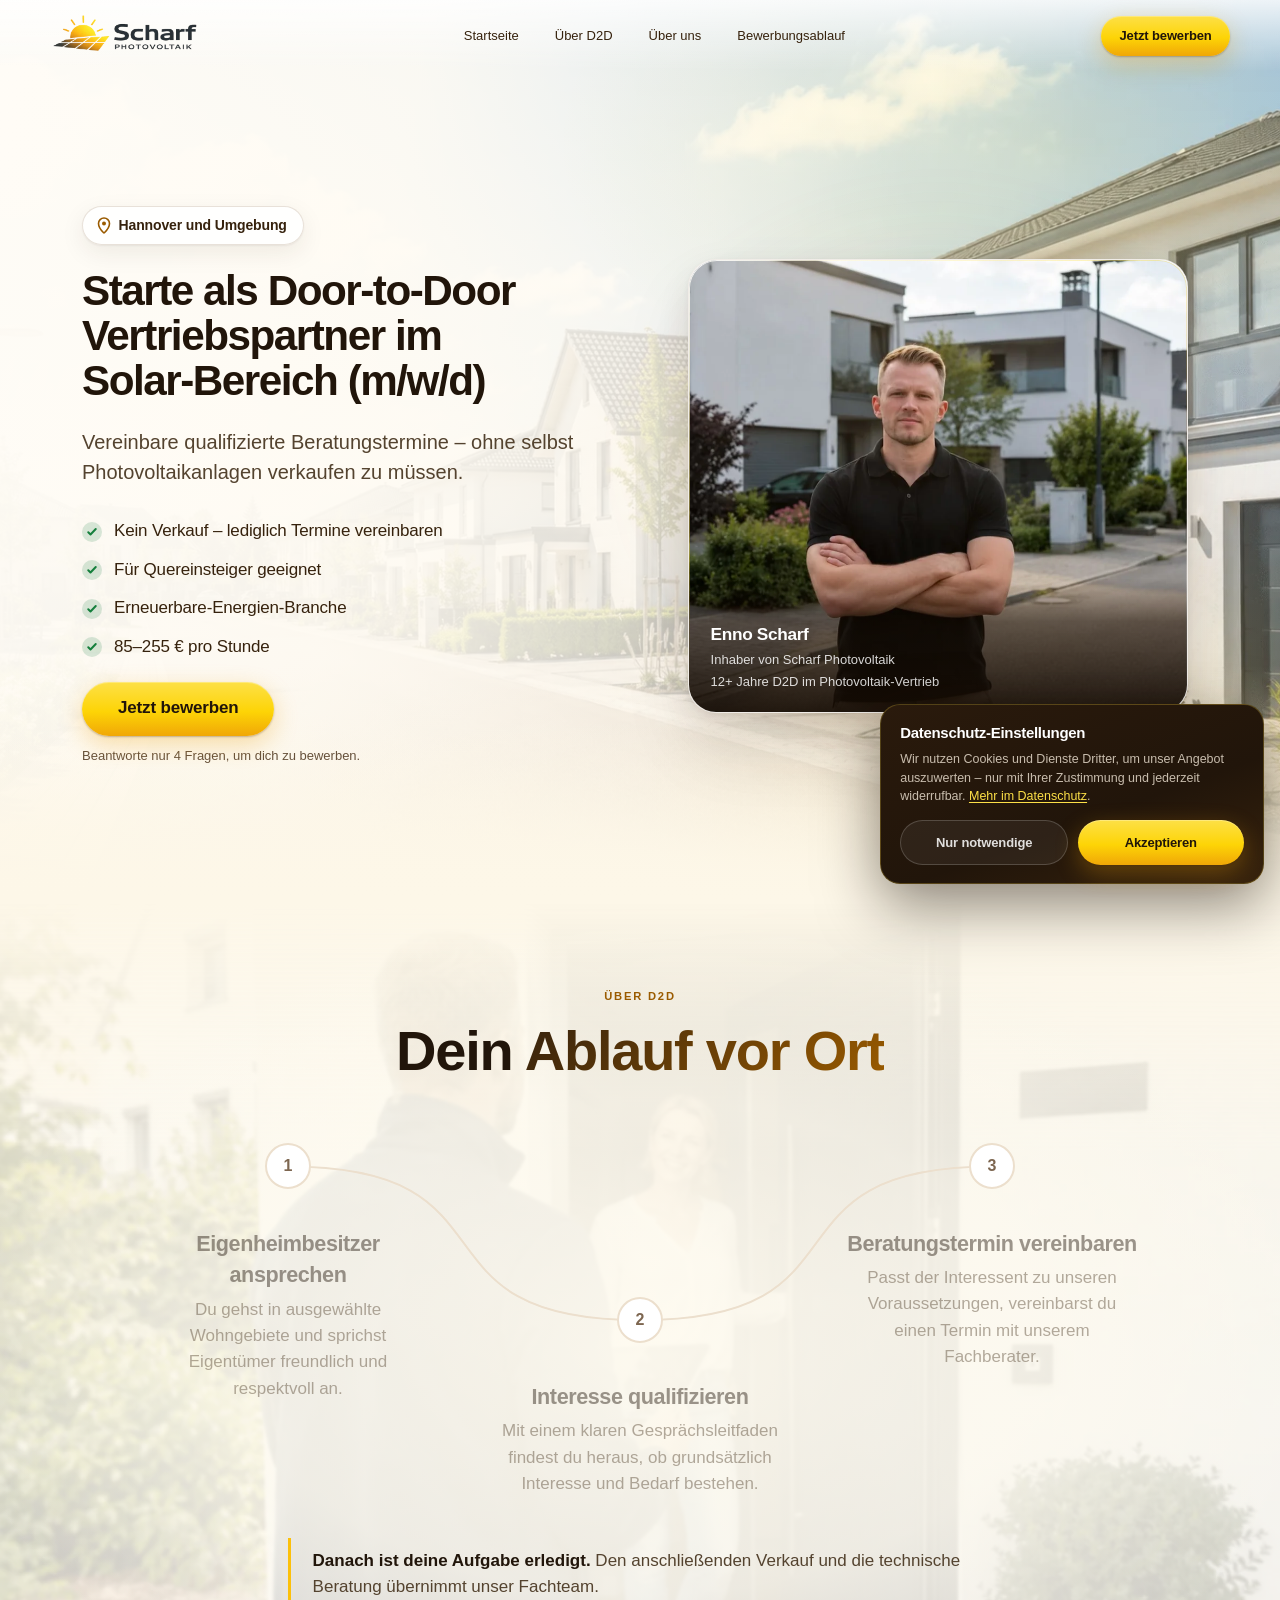
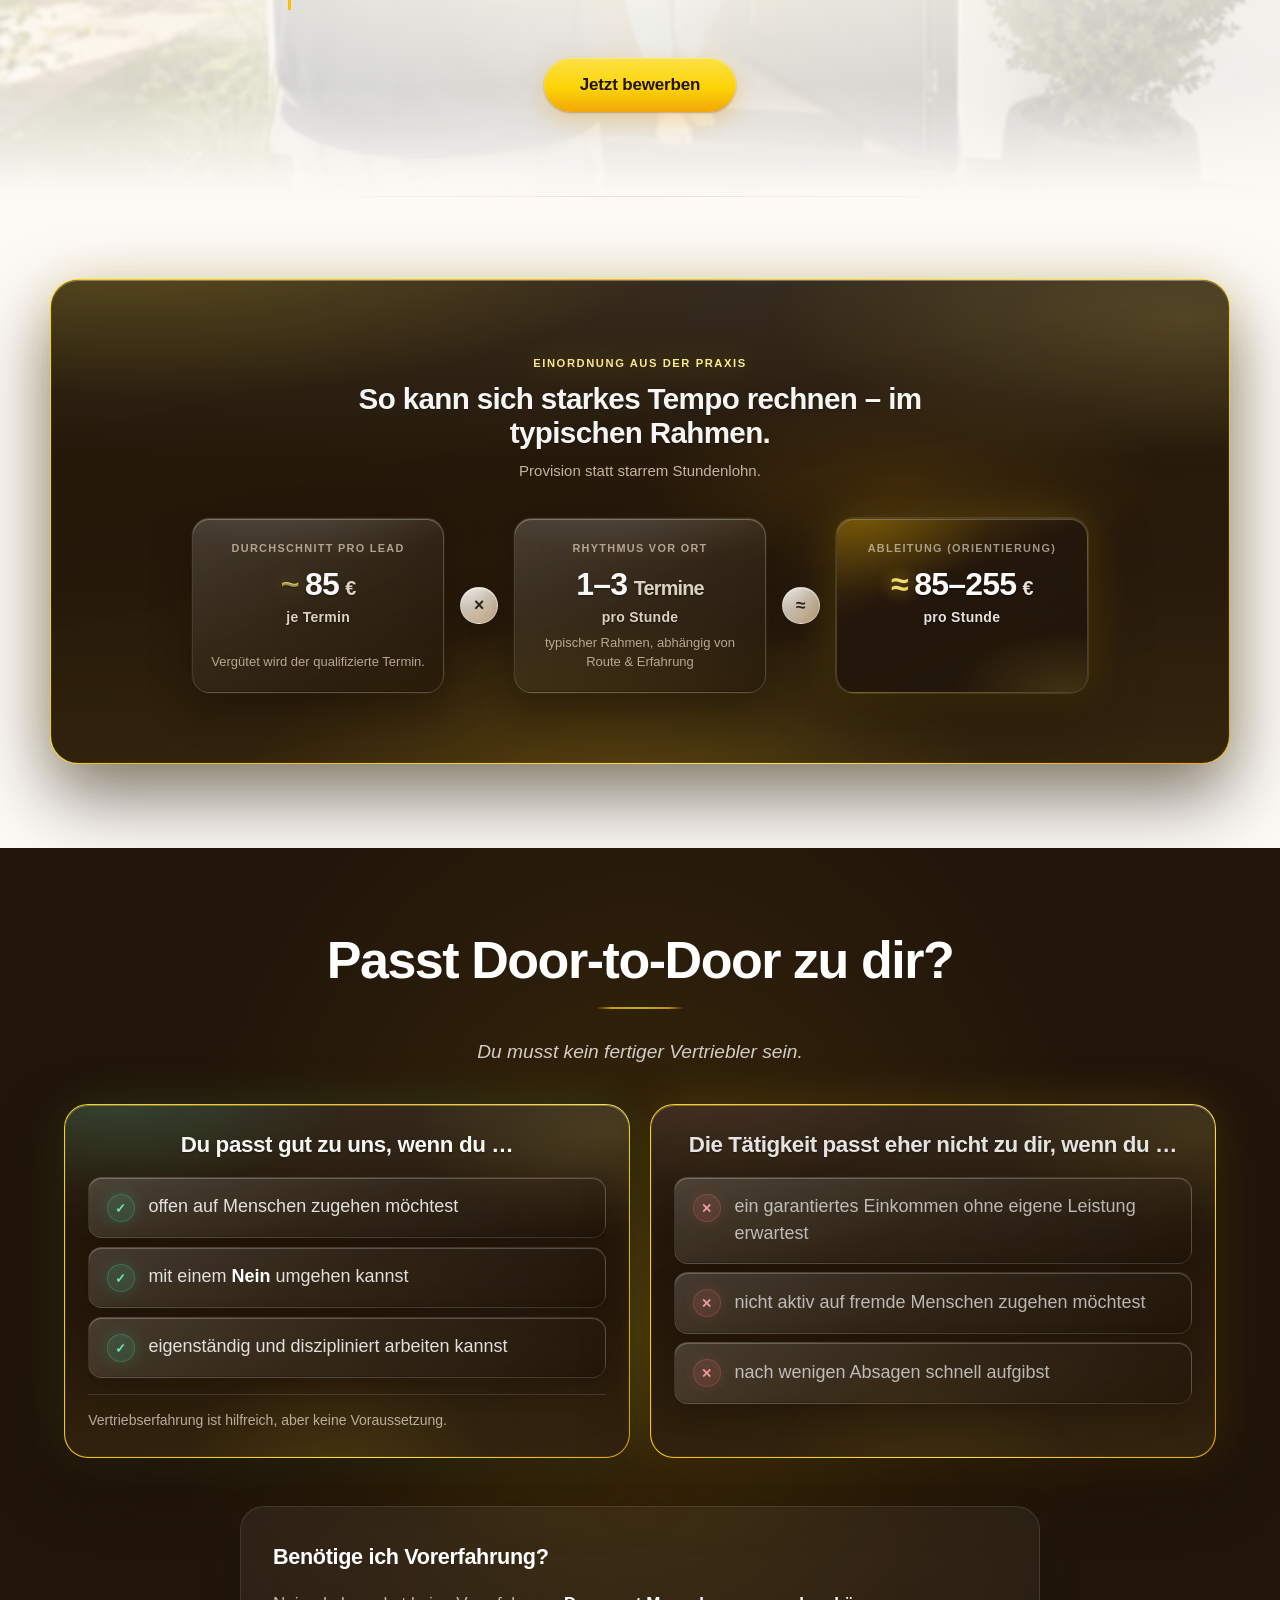
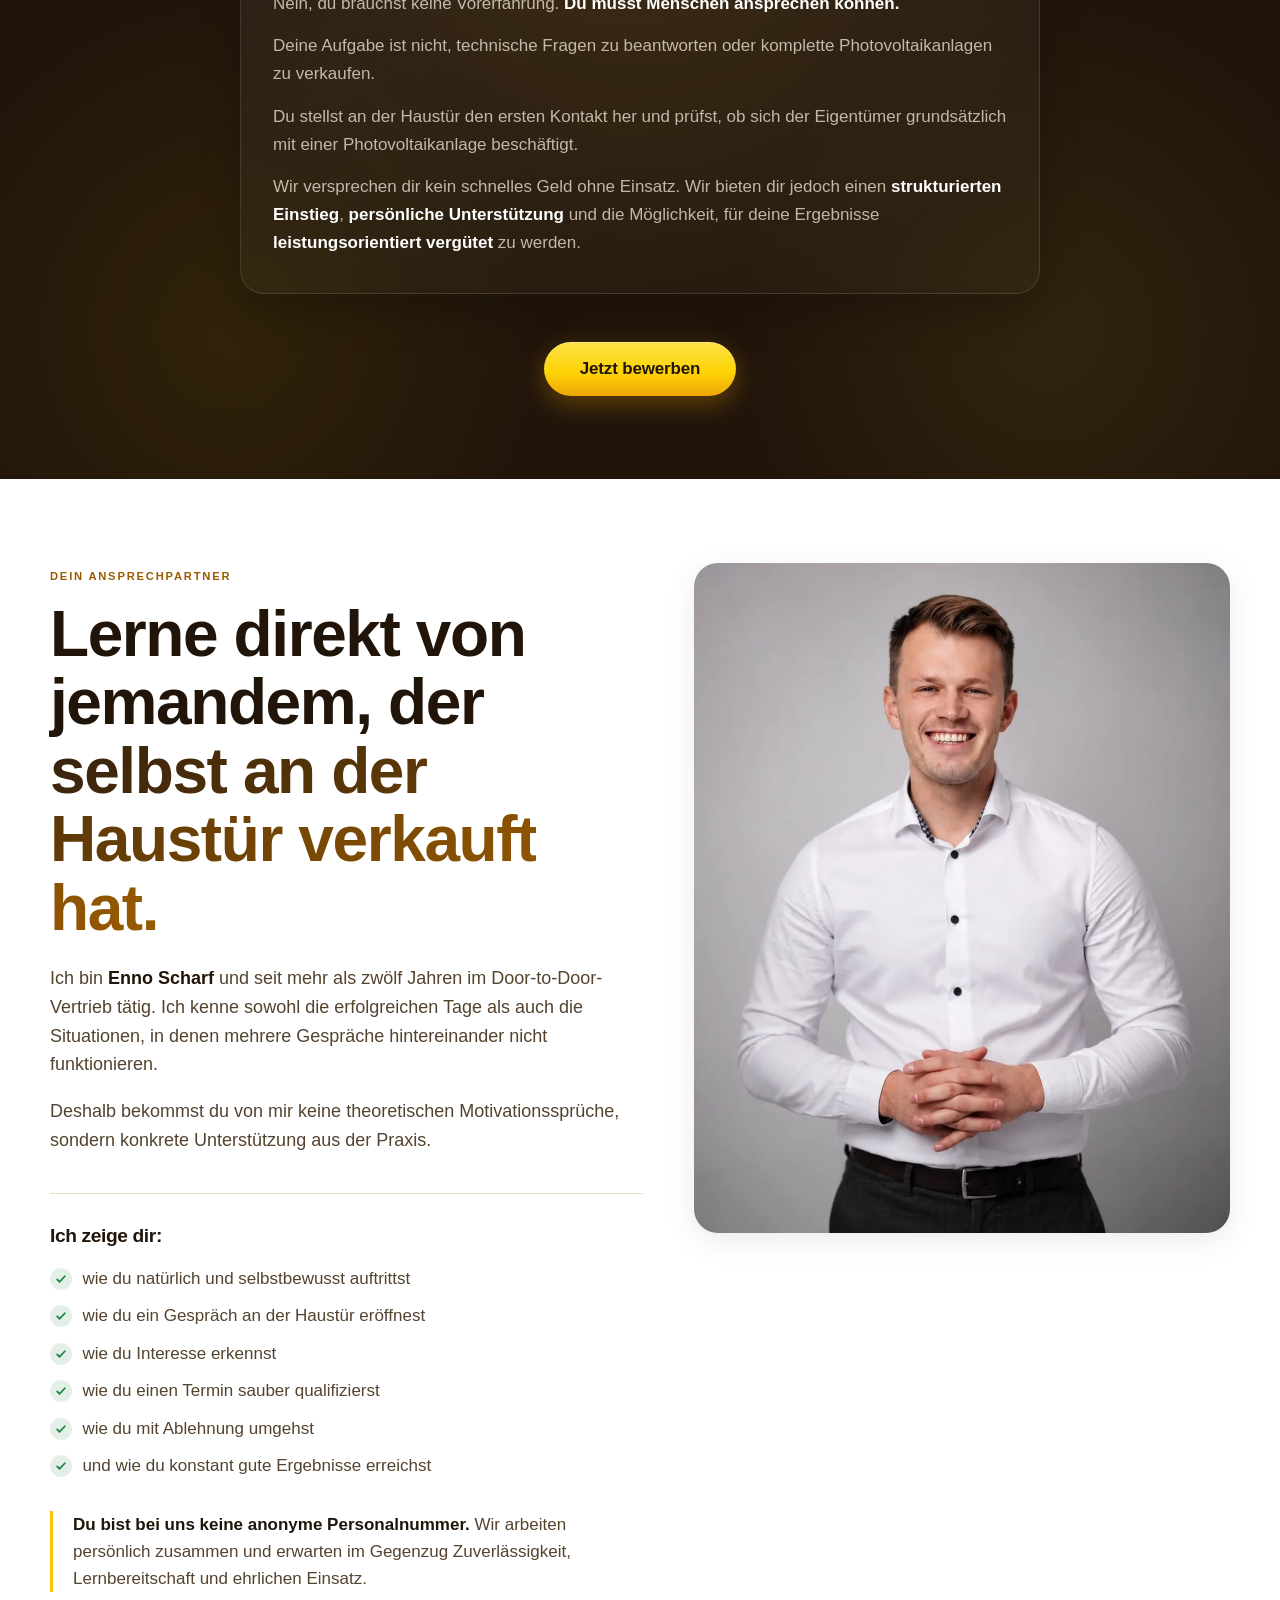
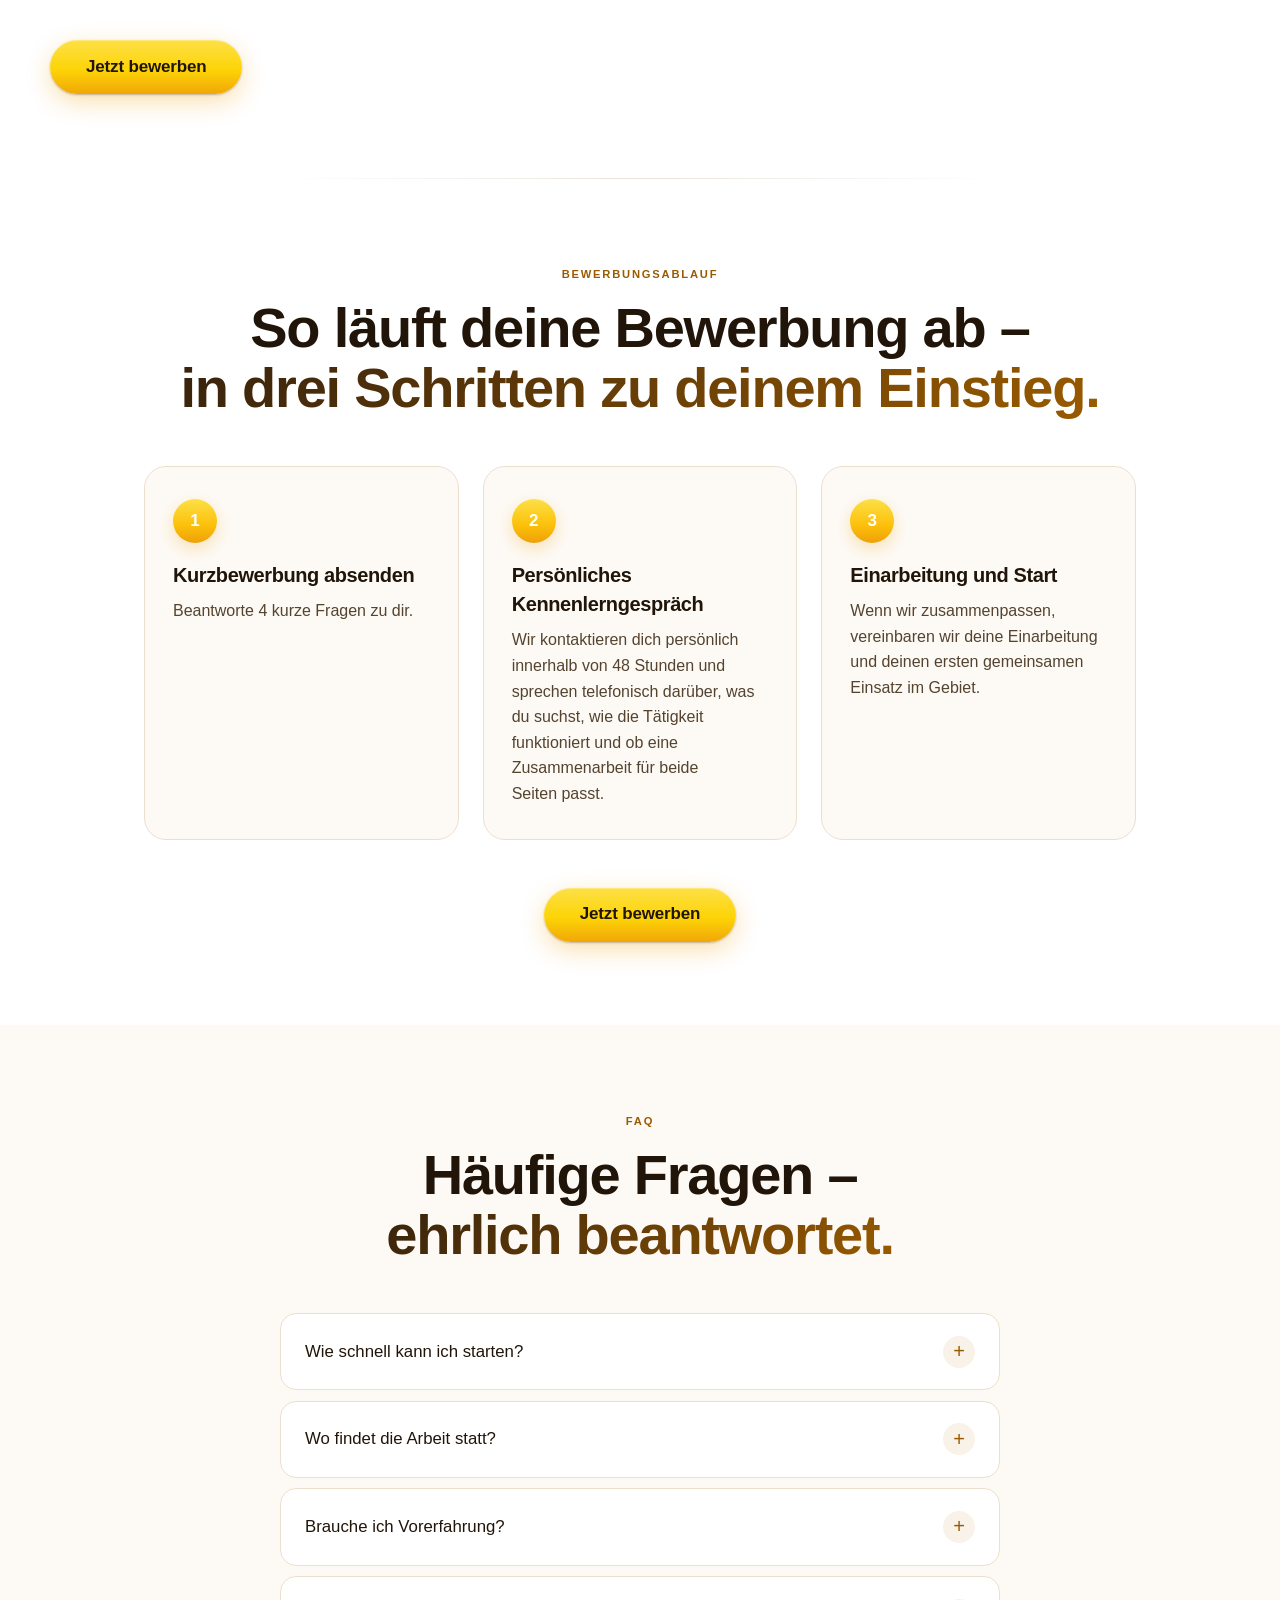
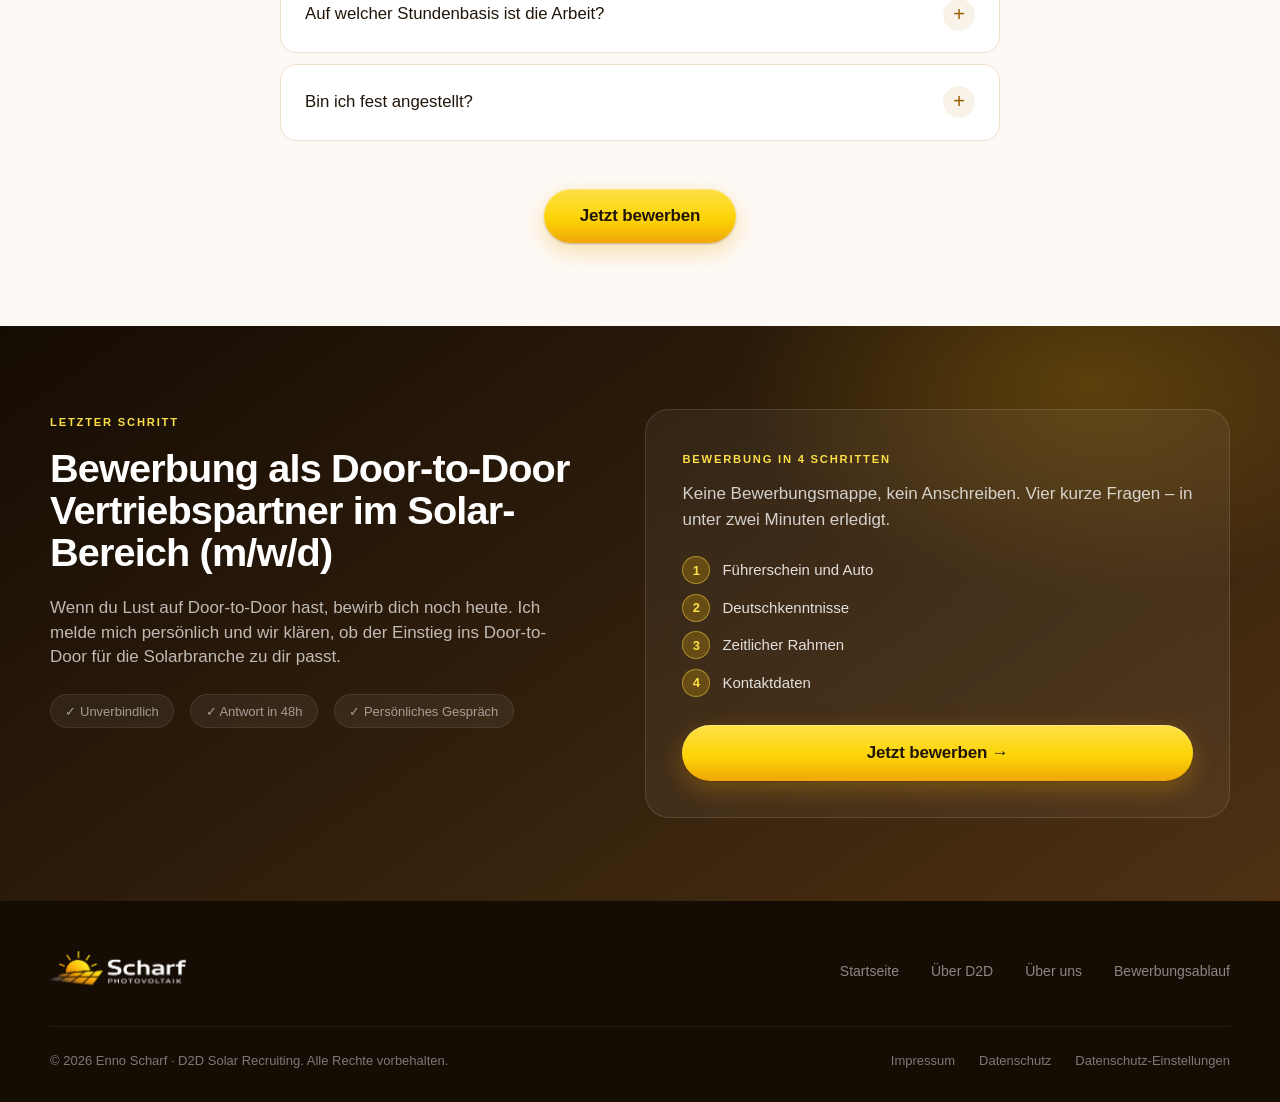
<file: index.html>
<!DOCTYPE html>
<html lang="de">
<head>
  <meta charset="UTF-8">
  <meta name="viewport" content="width=device-width, initial-scale=1.0">
  <meta name="description" content="Vertriebspartner (m/w/d) für Photovoltaik-D2D in Hannover und Umgebung: qualifizierte Beratungstermine vereinbaren, ohne selbst Photovoltaikanlagen zu verkaufen. Auch für Quereinsteiger.">
  <meta name="theme-color" content="#fdf6ea">
  <title>Vertriebspartner Photovoltaik-D2D Hannover | Enno Scharf</title>
  <link rel="icon" type="image/png" href="assets/img/favicon-256.png">
  <link rel="preload" as="image" href="assets/img/hero-wohnsiedlung.webp" type="image/webp" fetchpriority="high">
  <link rel="stylesheet" href="assets/css/style.css">
  <noscript>
    <style>
      /* Ohne JavaScript: Bewerbungsformular direkt in der Seite ausspielen. */
      .apply-dialog {
        display: block;
        position: static;
        max-width: 100%;
        max-height: none;
        margin: 0;
        border: 1px solid rgba(255, 255, 255, 0.1);
      }
      /* Nur die Schritt-Navigation ausblenden – der Footer selbst trägt
         den Absenden-Button und muss sichtbar bleiben. */
      .apply-dialog__close,
      .apply-dialog__progress,
      .apply-dialog__back,
      .apply-dialog__next,
      .apply-cta { display: none !important; }
      .apply-step {
        display: block !important;
        margin-bottom: 1.5rem;
      }
      .apply-dialog__submit { display: flex !important; }
      /* Das Padding hält sonst Platz für einen Button frei, den es hier
         nicht gibt – oben auf dem Sheet eine sichtbare Lücke. */
      .apply-dialog__head { padding: 1.5rem 1.25rem 0 !important; }
      .reveal { opacity: 1 !important; transform: none !important; }
    </style>
  </noscript>

  <!-- Meta Pixel Code -->
  <script>
    /*
      Basiscode von Meta, unverändert übernommen und wie vorgegeben direkt
      über </head> – auf jeder Seite, siehe
      https://www.facebook.com/business/help/2254103654917599

      Ausgeführt wird er erst, wenn die Einwilligung vorliegt: § 25 Abs. 1
      TDDDG verlangt die Zustimmung vorher, nicht nachher. Den Aufruf macht
      script.js, Abschnitt 7. Bis dahin geht kein Request an Meta.

      Der <noscript>-Fallback aus dem Meta-Snippet fehlt deshalb bewusst: Er
      feuert das Zählpixel als reinen Bild-Request und lässt sich nicht an
      eine Einwilligung binden – Einwilligung braucht JavaScript. Das kostet
      die paar Besucher ohne JS, die sich ohnehin nicht rechtssicher zählen
      lassen.

      Die Pixel-ID ist kein Geheimnis: sie steht im Quelltext jeder Seite und
      ist im Netzwerk-Tab sichtbar. Wird sie geändert, muss sie in allen drei
      Seiten geändert werden.
    */
    window.startMetaPixel = function () {
      !function(f,b,e,v,n,t,s)
      {if(f.fbq)return;n=f.fbq=function(){n.callMethod?
      n.callMethod.apply(n,arguments):n.queue.push(arguments)};
      if(!f._fbq)f._fbq=n;n.push=n;n.loaded=!0;n.version='2.0';
      n.queue=[];t=b.createElement(e);t.async=!0;
      t.src=v;s=b.getElementsByTagName(e)[0];
      s.parentNode.insertBefore(t,s)}(window, document,'script',
      'https://connect.facebook.net/en_US/fbevents.js');
      fbq('init', '850029914569710');
      fbq('track', 'PageView');
    };
  </script>
  <!-- End Meta Pixel Code -->
</head>
<body>

  <div class="grain" aria-hidden="true"></div>

  <a class="skip-link" href="#hero">Zum Inhalt springen</a>

  <!-- Navigation -->
  <header class="nav" id="nav">
    <div class="nav__inner">
      <a href="#hero" class="nav__logo" aria-label="Startseite">
        <span class="logo">
          <picture>
            <source srcset="assets/img/logo-dunkel.webp" type="image/webp">
            <img src="assets/img/logo-dunkel.png" alt="Scharf Photovoltaik" class="logo__img logo__img--dark" width="552" height="154" decoding="async">
          </picture>
          <picture>
            <source srcset="assets/img/logo-hell.webp" type="image/webp">
            <img src="assets/img/logo-hell.png" alt="" aria-hidden="true" class="logo__img logo__img--light" width="552" height="154" decoding="async">
          </picture>
        </span>
      </a>
      <nav class="nav__links" aria-label="Hauptnavigation">
        <a href="#hero">Startseite</a>
        <a href="#d2d">Über D2D</a>
        <a href="#about">Über uns</a>
        <a href="#process">Bewerbungsablauf</a>
      </nav>
      <a href="#apply" class="nav__cta btn btn--primary btn--sm" data-apply-open>Jetzt bewerben</a>
      <button class="nav__toggle" id="navToggle" type="button" aria-label="Menü öffnen" aria-expanded="false" aria-controls="navMobile">
        <span></span><span></span>
      </button>
    </div>
  </header>

  <!--
    Bewusst außerhalb von .nav: der Header wird beim Scrollen per transform
    bewegt, und ein transformierter Vorfahre wird zum Containing Block für
    position:fixed-Kinder. Das Menü würde sonst an der Header-Höhe kleben.
  -->
  <div class="nav__mobile" id="navMobile" aria-hidden="true">
    <a href="#hero">Startseite</a>
    <a href="#d2d">Über D2D</a>
    <a href="#about">Über uns</a>
    <a href="#process">Bewerbungsablauf</a>
    <a href="#apply" class="btn btn--primary" data-apply-open>Jetzt bewerben</a>
  </div>

  <main>

    <!-- Hero -->
    <section class="hero hero--light" id="hero">
      <div class="hero__bg" aria-hidden="true">
        <picture>
          <source srcset="assets/img/hero-wohnsiedlung.webp" type="image/webp">
          <img
            src="assets/img/hero-wohnsiedlung.jpg"
            alt=""
            class="hero__img"
            width="1672"
            height="941"
            fetchpriority="high"
            decoding="async"
          >
        </picture>
        <div class="hero__scrim"></div>
      </div>
      <div class="hero__content container">
        <div class="hero__layout">
          <div class="hero__copy">
            <p class="hero__location reveal">
              <span class="hero__location-pin" aria-hidden="true">
                <svg width="14" height="17" viewBox="0 0 14 17" fill="none">
                  <path d="M7 1a5.5 5.5 0 0 1 5.5 5.5c0 3.9-4.4 8.6-5.1 9.3a.55.55 0 0 1-.8 0C5.9 15.1 1.5 10.4 1.5 6.5A5.5 5.5 0 0 1 7 1Z" stroke="currentColor" stroke-width="1.6"/>
                  <circle cx="7" cy="6.5" r="2" fill="currentColor"/>
                </svg>
              </span>
              Hannover und Umgebung
            </p>

            <h1 class="hero__title reveal reveal--delay-1">
              Starte als Door-to-Door Vertriebspartner im Solar-Bereich (m/w/d)
            </h1>

            <p class="hero__subhead reveal reveal--delay-2">
              Vereinbare qualifizierte Beratungstermine – ohne selbst Photovoltaikanlagen verkaufen zu müssen.
            </p>

            <ul class="hero__benefits reveal reveal--delay-3">
              <li class="hero__benefit">
                <span class="hero__check" aria-hidden="true">
                  <svg width="20" height="20" viewBox="0 0 20 20" fill="none" xmlns="http://www.w3.org/2000/svg">
                    <circle cx="10" cy="10" r="10" fill="currentColor" opacity="0.16"/>
                    <path d="M6.25 10.25l2.25 2.25 5.25-5.5" stroke="currentColor" stroke-width="2" stroke-linecap="round" stroke-linejoin="round"/>
                  </svg>
                </span>
                Kein Verkauf – lediglich Termine vereinbaren
              </li>
              <li class="hero__benefit">
                <span class="hero__check" aria-hidden="true">
                  <svg width="20" height="20" viewBox="0 0 20 20" fill="none" xmlns="http://www.w3.org/2000/svg">
                    <circle cx="10" cy="10" r="10" fill="currentColor" opacity="0.16"/>
                    <path d="M6.25 10.25l2.25 2.25 5.25-5.5" stroke="currentColor" stroke-width="2" stroke-linecap="round" stroke-linejoin="round"/>
                  </svg>
                </span>
                Für Quereinsteiger geeignet
              </li>
              <li class="hero__benefit">
                <span class="hero__check" aria-hidden="true">
                  <svg width="20" height="20" viewBox="0 0 20 20" fill="none" xmlns="http://www.w3.org/2000/svg">
                    <circle cx="10" cy="10" r="10" fill="currentColor" opacity="0.16"/>
                    <path d="M6.25 10.25l2.25 2.25 5.25-5.5" stroke="currentColor" stroke-width="2" stroke-linecap="round" stroke-linejoin="round"/>
                  </svg>
                </span>
                Erneuerbare-Energien-Branche
              </li>
              <li class="hero__benefit">
                <span class="hero__check" aria-hidden="true">
                  <svg width="20" height="20" viewBox="0 0 20 20" fill="none" xmlns="http://www.w3.org/2000/svg">
                    <circle cx="10" cy="10" r="10" fill="currentColor" opacity="0.16"/>
                    <path d="M6.25 10.25l2.25 2.25 5.25-5.5" stroke="currentColor" stroke-width="2" stroke-linecap="round" stroke-linejoin="round"/>
                  </svg>
                </span>
                85–255 € pro Stunde
              </li>
            </ul>

            <div class="hero__actions reveal reveal--delay-4">
              <a href="#apply" class="btn btn--primary btn--lg" data-apply-open>Jetzt bewerben</a>
              <p class="hero__note">Beantworte nur 4 Fragen, um dich zu bewerben.</p>
            </div>
          </div>

          <figure class="hero__portrait reveal reveal--delay-2">
            <div class="hero__portrait-card">
              <div class="hero__portrait-media">
                <picture>
                  <source srcset="assets/img/enno-hero.webp" type="image/webp">
                  <img
                    src="assets/img/enno-hero.jpg"
                    alt="Enno Scharf"
                    width="760"
                    height="972"
                    decoding="async"
                    fetchpriority="high"
                  >
                </picture>
              </div>
              <figcaption class="hero__portrait-caption">
                <strong>Enno Scharf</strong>
                <span>Inhaber von Scharf Photovoltaik</span>
                <span>12+ Jahre D2D im Photovoltaik-Vertrieb</span>
              </figcaption>
            </div>
          </figure>
        </div>
      </div>
    </section>

    <!-- Dein Ablauf vor Ort – Schritte werden beim Scrollen hervorgehoben -->
    <section class="section tasks" id="d2d" aria-labelledby="d2d-title">
      <div class="container">
        <div class="section__header section__header--center reveal">
          <span class="section__eyebrow">Über D2D</span>
          <h2 class="section__title" id="d2d-title">
            Dein <span class="text-gradient">Ablauf vor Ort</span>
          </h2>
        </div>

        <!--
          Das SVG liegt neben der Liste, nicht darin: in <ol> gehören nur
          <li>. Gezeichnet wird es erst nach dem Layout – seine Stützpunkte
          sind die tatsächlichen Marker-Mittelpunkte, die je nach Breite und
          Textumbruch woanders liegen. Ohne JavaScript bleibt es leer und
          die senkrechte Liste steht unverändert.
        -->
        <div class="tasks__wrap">
          <svg class="tasks__curve" id="tasksCurve" aria-hidden="true" focusable="false">
            <path class="tasks__curve-track" fill="none"></path>
            <path class="tasks__curve-lead" fill="none"></path>
            <circle class="tasks__curve-head" r="5"></circle>
          </svg>
          <ol class="tasks__list" id="tasksList">
            <li class="tasks__step" data-task-step>
              <span class="tasks__marker" aria-hidden="true"><span class="tasks__num">1</span></span>
              <div class="tasks__body">
                <h4 class="tasks__heading">Eigenheimbesitzer ansprechen</h4>
                <p class="tasks__text">
                  Du gehst in ausgewählte Wohngebiete und sprichst Eigentümer freundlich und
                  respektvoll an.
                </p>
              </div>
            </li>
            <li class="tasks__step" data-task-step>
              <span class="tasks__marker" aria-hidden="true"><span class="tasks__num">2</span></span>
              <div class="tasks__body">
                <h4 class="tasks__heading">Interesse qualifizieren</h4>
                <p class="tasks__text">
                  Mit einem klaren Gesprächsleitfaden findest du heraus, ob grundsätzlich Interesse
                  und Bedarf bestehen.
                </p>
              </div>
            </li>
            <li class="tasks__step" data-task-step>
              <span class="tasks__marker" aria-hidden="true">
                <span class="tasks__num">3</span>
                <!-- löst die Ziffer ab, sobald der letzte Schritt erreicht ist -->
                <span class="tasks__check">
                  <svg width="22" height="22" viewBox="0 0 24 24" fill="none">
                    <path d="M5 12.5l4.5 4.5L19 7.5" stroke="currentColor" stroke-width="2.6" stroke-linecap="round" stroke-linejoin="round"/>
                  </svg>
                </span>
              </span>
              <div class="tasks__body">
                <h4 class="tasks__heading">Beratungstermin vereinbaren</h4>
                <p class="tasks__text">
                  Passt der Interessent zu unseren Voraussetzungen, vereinbarst du einen Termin
                  mit unserem Fachberater.
                </p>
              </div>
            </li>
          </ol>
        </div>

        <p class="tasks__handoff reveal">
          <strong>Danach ist deine Aufgabe erledigt.</strong>
          Den anschließenden Verkauf und die technische Beratung übernimmt unser Fachteam.
        </p>

        <div class="section-cta reveal reveal--delay-1">
          <a href="#apply" class="btn btn--primary btn--lg" data-apply-open>Jetzt bewerben</a>
        </div>
      </div>
    </section>

    <!-- Verdienst / Lead Economics -->
    <section class="section section--lead-econ section--divider" aria-labelledby="lead-econ-title">
      <div class="container">
        <aside class="lead-econ reveal reveal--delay-2" aria-labelledby="lead-econ-title">
          <div class="lead-econ__card">
            <header class="lead-econ__header">
              <span class="lead-econ__eyebrow">Einordnung aus der Praxis</span>
              <h2 class="lead-econ__title" id="lead-econ-title">So kann sich starkes Tempo rechnen – im typischen Rahmen.</h2>
              <p class="lead-econ__lede">Provision statt starrem Stundenlohn.</p>
            </header>

            <div class="lead-econ__flow" role="group">
              <!--
                Alle drei Karten tragen exakt dieselbe Reihenfolge:
                __approx? · __num · __unit · __per. Die Bezugsgröße wird nie
                verschachtelt – sonst multiplizieren sich die em-Werte und
                dieselbe Angabe erscheint je Karte unterschiedlich groß.
              -->
              <div class="lead-econ__step">
                <span class="lead-econ__step-label">Durchschnitt pro Lead</span>
                <p class="lead-econ__step-value">
                  <span class="lead-econ__approx" aria-hidden="true">~</span><span class="lead-econ__sr">circa</span>
                  <span class="lead-econ__num">85</span>
                  <span class="lead-econ__unit">€</span>
                  <span class="lead-econ__per">je Termin</span>
                </p>
                <p class="lead-econ__step-meta">Vergütet wird der qualifizierte Termin.</p>
              </div>

              <div class="lead-econ__connector" aria-hidden="true">
                <span class="lead-econ__op">×</span>
              </div>

              <div class="lead-econ__step">
                <span class="lead-econ__step-label">Rhythmus vor Ort</span>
                <p class="lead-econ__step-value">
                  <span class="lead-econ__num">1–3</span>
                  <span class="lead-econ__unit">Termine</span>
                  <span class="lead-econ__per">pro Stunde</span>
                </p>
                <p class="lead-econ__step-meta">typischer Rahmen, abhängig von Route &amp; Erfahrung</p>
              </div>

              <div class="lead-econ__connector" aria-hidden="true">
                <span class="lead-econ__op">≈</span>
              </div>

              <div class="lead-econ__step lead-econ__step--accent">
                <span class="lead-econ__step-label">Ableitung (Orientierung)</span>
                <p class="lead-econ__step-value">
                  <span class="lead-econ__approx" aria-hidden="true">≈</span><span class="lead-econ__sr">ungefähr</span>
                  <span class="lead-econ__num">85–255</span>
                  <span class="lead-econ__unit">€</span>
                  <span class="lead-econ__per">pro Stunde</span>
                </p>
              </div>
            </div>
          </div>
        </aside>
      </div>
    </section>

    <!-- Passt die Tätigkeit zu dir? – Fit-Check -->
    <section class="section editorial editorial--recruit" id="recruit">
      <div class="container">
        <div class="recruit-panel reveal">
          <h2 class="recruit-panel__title">Passt Door-to-Door zu dir?</h2>
          <p class="recruit-panel__intro">
            <em>Du musst kein fertiger Vertriebler sein.</em>
          </p>

          <div class="recruit__grid">
            <article class="recruit-fit-card recruit-fit-card--yes reveal reveal--delay-1">
              <h3 class="recruit-fit-card__heading">Du passt gut zu uns, wenn du …</h3>
              <ul class="recruit-fit-card__list">
                <li class="recruit-fit-card__item">
                  <span class="recruit-fit-card__badge recruit-fit-card__badge--yes" aria-hidden="true">✓</span>
                  <span class="recruit-fit-card__text">offen auf Menschen zugehen möchtest</span>
                </li>
                <li class="recruit-fit-card__item">
                  <span class="recruit-fit-card__badge recruit-fit-card__badge--yes" aria-hidden="true">✓</span>
                  <span class="recruit-fit-card__text">mit einem <strong>Nein</strong> umgehen kannst</span>
                </li>
                <li class="recruit-fit-card__item">
                  <span class="recruit-fit-card__badge recruit-fit-card__badge--yes" aria-hidden="true">✓</span>
                  <span class="recruit-fit-card__text">eigenständig und diszipliniert arbeiten kannst</span>
                </li>
              </ul>
              <p class="recruit-fit-card__note">
                Vertriebserfahrung ist hilfreich, aber keine Voraussetzung.
              </p>
            </article>

            <article class="recruit-fit-card recruit-fit-card--no reveal reveal--delay-2">
              <h3 class="recruit-fit-card__heading">Die Tätigkeit passt eher nicht zu dir, wenn du …</h3>
              <ul class="recruit-fit-card__list">
                <li class="recruit-fit-card__item">
                  <span class="recruit-fit-card__badge recruit-fit-card__badge--no" aria-hidden="true">✕</span>
                  <span class="recruit-fit-card__text">ein garantiertes Einkommen ohne eigene Leistung erwartest</span>
                </li>
                <li class="recruit-fit-card__item">
                  <span class="recruit-fit-card__badge recruit-fit-card__badge--no" aria-hidden="true">✕</span>
                  <span class="recruit-fit-card__text">nicht aktiv auf fremde Menschen zugehen möchtest</span>
                </li>
                <li class="recruit-fit-card__item">
                  <span class="recruit-fit-card__badge recruit-fit-card__badge--no" aria-hidden="true">✕</span>
                  <span class="recruit-fit-card__text">nach wenigen Absagen schnell aufgibst</span>
                </li>
              </ul>
            </article>
          </div>

          <!--
            Vorerfahrung und Schlusswort standen früher als zwei getrennte
            Blöcke mit je eigenem Trennstrich hier unten. Sie sagen dasselbe
            weiter – ein Abschnitt, eine Linie, eine Schriftgröße.
          -->
          <div class="recruit-panel__aside reveal reveal--delay-3">
            <h3 class="recruit-panel__subtitle">Benötige ich Vorerfahrung?</h3>
            <p>
              Nein, du brauchst keine Vorerfahrung. <strong>Du musst Menschen ansprechen können.</strong>
            </p>
            <p>
              Deine Aufgabe ist nicht, technische Fragen zu beantworten oder komplette
              Photovoltaikanlagen zu verkaufen.
            </p>
            <p>
              Du stellst an der Haustür den ersten Kontakt her und prüfst, ob sich der Eigentümer
              grundsätzlich mit einer Photovoltaikanlage beschäftigt.
            </p>
            <p>
              Wir versprechen dir kein schnelles Geld ohne Einsatz. Wir bieten dir jedoch einen
              <strong>strukturierten Einstieg</strong>, <strong>persönliche Unterstützung</strong> und die
              Möglichkeit, für deine Ergebnisse <strong>leistungsorientiert vergütet</strong> zu werden.
            </p>
          </div>
        </div>
        <div class="section-cta reveal reveal--delay-3">
          <a href="#apply" class="btn btn--primary btn--lg" data-apply-open>Jetzt bewerben</a>
        </div>
      </div>
    </section>

    <!-- Über uns – Ansprechpartner und Team -->
    <section class="section editorial editorial--light" id="about" aria-labelledby="about-title">
      <div class="container">
        <div class="editorial__intro reveal">
          <div class="editorial__copy">
            <span class="section__eyebrow">Dein Ansprechpartner</span>
            <h2 class="section__title section__title--editorial" id="about-title">
              Lerne direkt von jemandem, der
              <span class="text-gradient">selbst an der Haustür verkauft hat.</span>
            </h2>
            <div class="editorial__body">
              <p class="editorial__lead">
                Ich bin <strong>Enno Scharf</strong> und seit mehr als zwölf Jahren im
                Door-to-Door-Vertrieb tätig. Ich kenne sowohl die erfolgreichen Tage als auch die
                Situationen, in denen mehrere Gespräche hintereinander nicht funktionieren.
              </p>
              <p>
                Deshalb bekommst du von mir keine theoretischen Motivationssprüche, sondern
                konkrete Unterstützung aus der Praxis.
              </p>
            </div>

            <div class="about__learn reveal reveal--delay-1">
              <h3 class="about__learn-title">Ich zeige dir:</h3>
              <ul class="about__learn-list">
                    <li class="about__learn-item">
                      <span class="about__learn-badge" aria-hidden="true">
                        <svg width="14" height="14" viewBox="0 0 20 20" fill="none">
                          <path d="M4.5 10.5l3.5 3.5 7.5-8" stroke="currentColor" stroke-width="2.4" stroke-linecap="round" stroke-linejoin="round"/>
                        </svg>
                      </span>
                      <span>wie du natürlich und selbstbewusst auftrittst</span>
                    </li>
                    <li class="about__learn-item">
                      <span class="about__learn-badge" aria-hidden="true">
                        <svg width="14" height="14" viewBox="0 0 20 20" fill="none">
                          <path d="M4.5 10.5l3.5 3.5 7.5-8" stroke="currentColor" stroke-width="2.4" stroke-linecap="round" stroke-linejoin="round"/>
                        </svg>
                      </span>
                      <span>wie du ein Gespräch an der Haustür eröffnest</span>
                    </li>
                    <li class="about__learn-item">
                      <span class="about__learn-badge" aria-hidden="true">
                        <svg width="14" height="14" viewBox="0 0 20 20" fill="none">
                          <path d="M4.5 10.5l3.5 3.5 7.5-8" stroke="currentColor" stroke-width="2.4" stroke-linecap="round" stroke-linejoin="round"/>
                        </svg>
                      </span>
                      <span>wie du Interesse erkennst</span>
                    </li>
                    <li class="about__learn-item">
                      <span class="about__learn-badge" aria-hidden="true">
                        <svg width="14" height="14" viewBox="0 0 20 20" fill="none">
                          <path d="M4.5 10.5l3.5 3.5 7.5-8" stroke="currentColor" stroke-width="2.4" stroke-linecap="round" stroke-linejoin="round"/>
                        </svg>
                      </span>
                      <span>wie du einen Termin sauber qualifizierst</span>
                    </li>
                    <li class="about__learn-item">
                      <span class="about__learn-badge" aria-hidden="true">
                        <svg width="14" height="14" viewBox="0 0 20 20" fill="none">
                          <path d="M4.5 10.5l3.5 3.5 7.5-8" stroke="currentColor" stroke-width="2.4" stroke-linecap="round" stroke-linejoin="round"/>
                        </svg>
                      </span>
                      <span>wie du mit Ablehnung umgehst</span>
                    </li>
                    <li class="about__learn-item">
                      <span class="about__learn-badge" aria-hidden="true">
                        <svg width="14" height="14" viewBox="0 0 20 20" fill="none">
                          <path d="M4.5 10.5l3.5 3.5 7.5-8" stroke="currentColor" stroke-width="2.4" stroke-linecap="round" stroke-linejoin="round"/>
                        </svg>
                      </span>
                      <span>und wie du konstant gute Ergebnisse erreichst</span>
                    </li>
              </ul>
            </div>

            <p class="about__promise reveal reveal--delay-2">
              <strong>Du bist bei uns keine anonyme Personalnummer.</strong>
              Wir arbeiten persönlich zusammen und erwarten im Gegenzug Zuverlässigkeit,
              Lernbereitschaft und ehrlichen Einsatz.
            </p>

            <div class="section-cta reveal reveal--delay-3">
              <a href="#apply" class="btn btn--primary btn--lg" data-apply-open>Jetzt bewerben</a>
            </div>
          </div>
          <figure class="editorial__visual">
            <picture>
              <source srcset="assets/img/enno-ueber-uns.webp" type="image/webp">
              <img
                src="assets/img/enno-ueber-uns.jpg"
                alt="Enno Scharf"
                width="1000"
                height="1249"
                loading="lazy"
                decoding="async"
              >
            </picture>
          </figure>
        </div>

      </div>
    </section>

    <!-- Bewerbungsablauf -->
    <section class="section process section--divider" id="process" aria-labelledby="process-title">
      <div class="container">
        <div class="section__header section__header--center reveal">
          <span class="section__eyebrow">Bewerbungsablauf</span>
          <h2 class="section__title" id="process-title">
            So läuft deine Bewerbung ab –<br>
            <span class="text-gradient">in drei Schritten zu deinem Einstieg.</span>
          </h2>
        </div>

        <ol class="process__list">
          <li class="process__step reveal reveal--delay-1">
            <span class="process__num" aria-hidden="true">1</span>
            <h3 class="process__heading">Kurzbewerbung absenden</h3>
            <p class="process__text">Beantworte 4 kurze Fragen zu dir.</p>
          </li>
          <li class="process__step reveal reveal--delay-2">
            <span class="process__num" aria-hidden="true">2</span>
            <h3 class="process__heading">Persönliches Kennenlerngespräch</h3>
            <p class="process__text">Wir kontaktieren dich persönlich innerhalb von 48 Stunden und sprechen telefonisch darüber, was du suchst, wie die Tätigkeit funktioniert und ob eine Zusammenarbeit für beide Seiten passt.</p>
          </li>
          <li class="process__step reveal reveal--delay-3">
            <span class="process__num" aria-hidden="true">3</span>
            <h3 class="process__heading">Einarbeitung und Start</h3>
            <p class="process__text">Wenn wir zusammenpassen, vereinbaren wir deine Einarbeitung und deinen ersten gemeinsamen Einsatz im Gebiet.</p>
          </li>
        </ol>

        <div class="section-cta reveal reveal--delay-3">
          <a href="#apply" class="btn btn--primary btn--lg" data-apply-open>Jetzt bewerben</a>
        </div>
      </div>
    </section>

    <!-- FAQ -->
    <section class="section faq" id="faq">
      <div class="container">
        <div class="section__header section__header--center reveal">
          <span class="section__eyebrow">FAQ</span>
          <h2 class="section__title">Häufige Fragen –<br><span class="text-gradient">ehrlich beantwortet.</span></h2>
        </div>
        <div class="faq__list reveal reveal--delay-1">
          <details class="faq__item">
            <summary>Wie schnell kann ich starten?</summary>
            <p>So schnell wie du kannst. Bewerbung absenden → kurzes Gespräch → Kennenlernen im Team → Start. Ich melde mich innerhalb von 48 Stunden persönlich bei dir.</p>
          </details>
          <details class="faq__item">
            <summary>Wo findet die Arbeit statt?</summary>
            <p>Die Arbeit findet in ausgewählten Wohngebieten in Hannover und 50 km Umgebung statt.</p>
          </details>
          <details class="faq__item">
            <summary>Brauche ich Vorerfahrung?</summary>
            <p>Nein. In der persönlichen Einarbeitung mit uns lernst du alles, was du für den Job brauchst.</p>
          </details>
          <details class="faq__item">
            <summary>Auf welcher Stundenbasis ist die Arbeit?</summary>
            <p>Grundsätzlich entscheidest du selbst, wie viele Stunden du arbeitest. Je mehr du verdienen willst, desto mehr Stunden solltest du investieren.</p>
          </details>
          <details class="faq__item">
            <summary>Bin ich fest angestellt?</summary>
            <p>Nein. Du arbeitest auf Provisionsbasis und wirst nach Leistung vergütet, nicht nach Stunden.</p>
          </details>
        </div>
        <div class="section-cta reveal reveal--delay-2">
          <a href="#apply" class="btn btn--primary btn--lg" data-apply-open>Jetzt bewerben</a>
        </div>
      </div>
    </section>

    <!-- Bewerbung -->
    <section class="section apply" id="apply">
      <div class="apply__bg" aria-hidden="true"></div>
      <div class="container">
        <div class="apply__inner reveal">
          <div class="apply__text">
            <span class="section__eyebrow section__eyebrow--light">Letzter Schritt</span>
            <h2 class="section__title section__title--light">
              Bewerbung als Door-to-Door Vertriebspartner im Solar-Bereich (m/w/d)
            </h2>
            <p>
              Wenn du Lust auf Door-to-Door hast, bewirb dich noch heute. Ich melde mich persönlich und wir klären, ob der Einstieg ins Door-to-Door für die Solarbranche zu dir passt.
            </p>
            <div class="apply__trust">
              <span>✓ Unverbindlich</span>
              <span>✓ Antwort in 48h</span>
              <span>✓ Persönliches Gespräch</span>
            </div>
          </div>

          <div class="apply-cta">
            <span class="apply-cta__eyebrow">Bewerbung in 4 Schritten</span>
            <p class="apply-cta__lede">Keine Bewerbungsmappe, kein Anschreiben. Vier kurze Fragen – in unter zwei Minuten erledigt.</p>
            <ol class="apply-cta__steps">
              <li><span class="apply-cta__num">1</span> Führerschein und Auto</li>
              <li><span class="apply-cta__num">2</span> Deutschkenntnisse</li>
              <li><span class="apply-cta__num">3</span> Zeitlicher Rahmen</li>
              <li><span class="apply-cta__num">4</span> Kontaktdaten</li>
            </ol>
            <button type="button" class="btn btn--primary btn--lg btn--full btn--glow" data-apply-open>
              Jetzt bewerben →
            </button>
          </div>
        </div>
      </div>

      <!-- Multi-Step-Bewerbungsdialog -->
      <dialog class="apply-dialog" id="applyDialog" aria-labelledby="applyDialogTitle">
        <form
          class="apply-dialog__form"
          id="applyForm"
          action="https://formspree.io/f/xlgvoyrr"
          method="POST"
          accept-charset="UTF-8"
        >
          <input type="hidden" name="_subject" value="Neue Bewerbung – D2D Solar">
          <!--
            Formspree setzt die Antwortadresse aus einem Feld namens `email`
            oder `_replyto`. Das sichtbare Feld heißt jetzt „E-Mail“, damit
            im Posteingang deutsche Beschriftungen stehen – die Adresse wird
            deshalb zusätzlich hierher gespiegelt (script.js). Felder mit
            führendem Unterstrich gelten bei Formspree als Steuerfelder und
            tauchen in der Mail nicht auf.
          -->
          <input type="hidden" name="_replyto" id="applyReplyTo">

          <header class="apply-dialog__head">
            <div class="apply-dialog__heading">
              <h2 class="apply-dialog__title" id="applyDialogTitle">Bewerbung als Door-to-Door Vertriebspartner im Solar-Bereich (m/w/d)</h2>
              <p class="apply-dialog__subtitle">Vier kurze Fragen – ich melde mich innerhalb von 48 Stunden persönlich.</p>
            </div>
            <button type="button" class="apply-dialog__close" data-apply-close aria-label="Bewerbung schließen">
              <svg width="18" height="18" viewBox="0 0 18 18" fill="none" aria-hidden="true">
                <path d="M4 4l10 10M14 4L4 14" stroke="currentColor" stroke-width="2" stroke-linecap="round"/>
              </svg>
            </button>
          </header>

          <div class="apply-dialog__progress">
            <div class="apply-dialog__bar" role="presentation">
              <span class="apply-dialog__bar-fill" id="applyProgressFill"></span>
            </div>
            <p class="apply-dialog__count" id="applyProgressLabel">Schritt 1 von 4</p>
          </div>

          <div class="apply-dialog__body" id="applyStepper">

            <!-- Schritt 1 -->
            <section class="apply-step" data-step data-step-name="Führerschein und Auto">
              <h3 class="apply-step__question">Hast du Führerschein und Auto?</h3>
              <p class="apply-step__hint">Für die Anfahrt in dein Gebiet brauchst du in der Regel beides.</p>
              <fieldset class="form__group">
                <legend class="sr-only">Führerschein und Auto</legend>
                <div class="form__options" data-autoadvance>
                  <label class="form__option">
                    <input type="radio" name="Führerschein und Auto" value="Ja, beides" data-required-step>
                    <span>Ja, beides</span>
                  </label>
                  <label class="form__option">
                    <input type="radio" name="Führerschein und Auto" value="Nein">
                    <span>Nein</span>
                  </label>
                </div>
              </fieldset>
            </section>

            <!-- Schritt 2 -->
            <section class="apply-step" data-step data-step-name="Deutschkenntnisse" hidden>
              <h3 class="apply-step__question">Wie gut sprichst du Deutsch?</h3>
              <p class="apply-step__hint">An der Haustür zählt, dass dich die Leute mühelos verstehen.</p>
              <fieldset class="form__group">
                <legend class="sr-only">Deutschkenntnisse</legend>
                <!-- Untereinander statt nebeneinander: die Antworten sind ganze
                     Formulierungen und brächen in schmalen Spalten mehrzeilig um. -->
                <div class="form__options form__options--stack" data-autoadvance>
                  <label class="form__option">
                    <input type="radio" name="Deutschkenntnisse" value="Muttersprache oder fließend" data-required-step>
                    <span>Muttersprache oder fließend</span>
                  </label>
                  <label class="form__option">
                    <input type="radio" name="Deutschkenntnisse" value="Gebrochen, aber verständlich">
                    <span>Gebrochen, aber verständlich</span>
                  </label>
                  <label class="form__option">
                    <input type="radio" name="Deutschkenntnisse" value="Nur Grundkenntnisse">
                    <span>Nur Grundkenntnisse</span>
                  </label>
                </div>
              </fieldset>
            </section>

            <!-- Schritt 3 -->
            <section class="apply-step" data-step data-step-name="Zeitlicher Rahmen" hidden>
              <h3 class="apply-step__question">Wie viele Stunden pro Woche willst du investieren?</h3>
              <p class="apply-step__hint">Ehrliche Einschätzung reicht – wir sprechen ohnehin persönlich darüber.</p>
              <fieldset class="form__group">
                <legend class="sr-only">Stunden pro Woche</legend>
                <div class="form__options form__options--triple" data-autoadvance>
                  <label class="form__option">
                    <input type="radio" name="Stunden pro Woche" value="0–5" data-required-step>
                    <span>0–5</span>
                  </label>
                  <label class="form__option">
                    <input type="radio" name="Stunden pro Woche" value="5–15">
                    <span>5–15</span>
                  </label>
                  <label class="form__option">
                    <input type="radio" name="Stunden pro Woche" value="15–25">
                    <span>15–25</span>
                  </label>
                </div>
              </fieldset>
            </section>

            <!-- Schritt 4 -->
            <section class="apply-step" data-step data-step-name="Kontaktdaten" hidden>
              <h3 class="apply-step__question">Wie erreiche ich dich?</h3>
              <!-- Ein Feld pro Zeile: nebeneinander mussten Vor- und
                   Nachname sich die Breite teilen und wirkten gedrängt. -->
              <label class="form__field">
                <span>Vorname</span>
                <input type="text" name="Vorname" placeholder="Max" autocomplete="given-name" data-required-step>
              </label>
              <label class="form__field">
                <span>Nachname</span>
                <input type="text" name="Nachname" placeholder="Mustermann" autocomplete="family-name" data-required-step>
              </label>
              <label class="form__field">
                <span>E-Mail</span>
                <input type="email" name="E-Mail" placeholder="max@beispiel.de" autocomplete="email" data-required-step>
              </label>
              <label class="form__field">
                <span>Telefon</span>
                <input type="tel" name="Telefon" placeholder="+49 123 456789" autocomplete="tel" data-required-step>
              </label>
              <!--
                Freitext und Einwilligung standen früher in einem eigenen
                Schritt. Beides sind keine Fragen, sondern Beiwerk zum
                Absenden – im letzten Schritt bleibt die Seite bei den
                vier Fragen, die außen versprochen werden.
              -->
              <label class="form__field">
                <span>Warum D2D bei mir? (optional)</span>
                <textarea name="Nachricht" rows="3" placeholder="Erfahrung, Ziel, warum du im Außendienst performen willst …"></textarea>
              </label>
              <label class="form__checkbox">
                <input type="checkbox" name="Datenschutz" required data-required-step>
                <span>Ich stimme der Verarbeitung meiner Daten gemäß <a href="datenschutz.html" target="_blank" rel="noopener">Datenschutzerklärung</a> zu.</span>
              </label>
            </section>
          </div>

          <p class="apply-dialog__error" id="applyError" role="alert" hidden></p>

          <footer class="apply-dialog__nav">
            <button type="button" class="btn btn--ghost apply-dialog__back" id="applyBack" hidden>
              ← Zurück
            </button>
            <button type="button" class="btn btn--primary apply-dialog__next" id="applyNext">
              Weiter →
            </button>
            <button type="submit" class="btn btn--primary btn--glow apply-dialog__submit" id="applySubmit" hidden>
              Bewerbung absenden
            </button>
          </footer>
        </form>

        <div class="apply-dialog__success" id="applySuccess" hidden>
          <span class="apply-dialog__success-icon" aria-hidden="true">
            <svg width="30" height="30" viewBox="0 0 24 24" fill="none">
              <path d="M5 12.5l4.5 4.5L19 7.5" stroke="currentColor" stroke-width="2.5" stroke-linecap="round" stroke-linejoin="round"/>
            </svg>
          </span>
          <h2 class="apply-dialog__success-title">Danke – deine Bewerbung ist da.</h2>
          <p class="apply-dialog__success-text">
            Ich schaue sie mir persönlich an und melde mich innerhalb von 48 Stunden bei dir.
            Wenn es passt, sprechen wir direkt über den Einstieg.
          </p>
          <button type="button" class="btn btn--primary btn--lg" data-apply-close>Schließen</button>
        </div>
      </dialog>
    </section>

  </main>

  <!-- Footer -->
  <footer class="footer">
    <div class="container">
      <div class="footer__top">
        <a href="#hero" class="footer__logo" aria-label="Startseite">
          <span class="logo logo--light-only">
            <picture>
              <source srcset="assets/img/logo-hell.webp" type="image/webp">
              <img src="assets/img/logo-hell.png" alt="Scharf Photovoltaik" class="logo__img" width="552" height="154" loading="lazy" decoding="async">
            </picture>
          </span>
        </a>
        <!-- Dieselben Ziele wie im Header, in derselben Reihenfolge. -->
        <nav class="footer__nav" aria-label="Footer Navigation">
          <a href="#hero">Startseite</a>
          <a href="#d2d">Über D2D</a>
          <a href="#about">Über uns</a>
          <a href="#process">Bewerbungsablauf</a>
        </nav>
      </div>
      <div class="footer__bottom">
        <p>&copy; <span id="year">2026</span> Enno Scharf · D2D Solar Recruiting. Alle Rechte vorbehalten.</p>
        <div class="footer__legal">
          <a href="impressum.html">Impressum</a>
          <a href="datenschutz.html">Datenschutz</a>
          <button type="button" class="footer__legal-btn" data-consent="reopen">Datenschutz-Einstellungen</button>
        </div>
      </div>
    </div>
  </footer>

  <!--
    Einwilligungs-Banner.
    Steuert genau eine Einwilligung: den Meta-Pixel. Vor der Zustimmung
    lädt die Seite nichts von Dritten und setzt keine Cookies. Die Wahl
    liegt im localStorage, nicht in einem Cookie – die Freischaltung
    selbst steckt in script.js, Abschnitt 7.
  -->
  <div class="consent" id="consentBanner" role="dialog" aria-modal="false"
       aria-labelledby="consentTitle" aria-describedby="consentText" hidden>
    <div class="consent__inner">
      <div class="consent__body">
        <h2 class="consent__title" id="consentTitle">Datenschutz-Einstellungen</h2>
        <p class="consent__text" id="consentText">
          Wir nutzen Cookies und Dienste Dritter, um unser Angebot auszuwerten –
          nur mit Ihrer Zustimmung und jederzeit widerrufbar.
          <a href="datenschutz.html">Mehr im Datenschutz</a>.
        </p>
      </div>
      <div class="consent__actions">
        <button type="button" class="btn btn--ghost consent__btn" data-consent="deny">
          Nur notwendige
        </button>
        <button type="button" class="btn btn--primary consent__btn" data-consent="allow">
          Akzeptieren
        </button>
      </div>
    </div>
  </div>

  <script src="assets/js/script.js" defer></script>
</body>
</html>
</file>
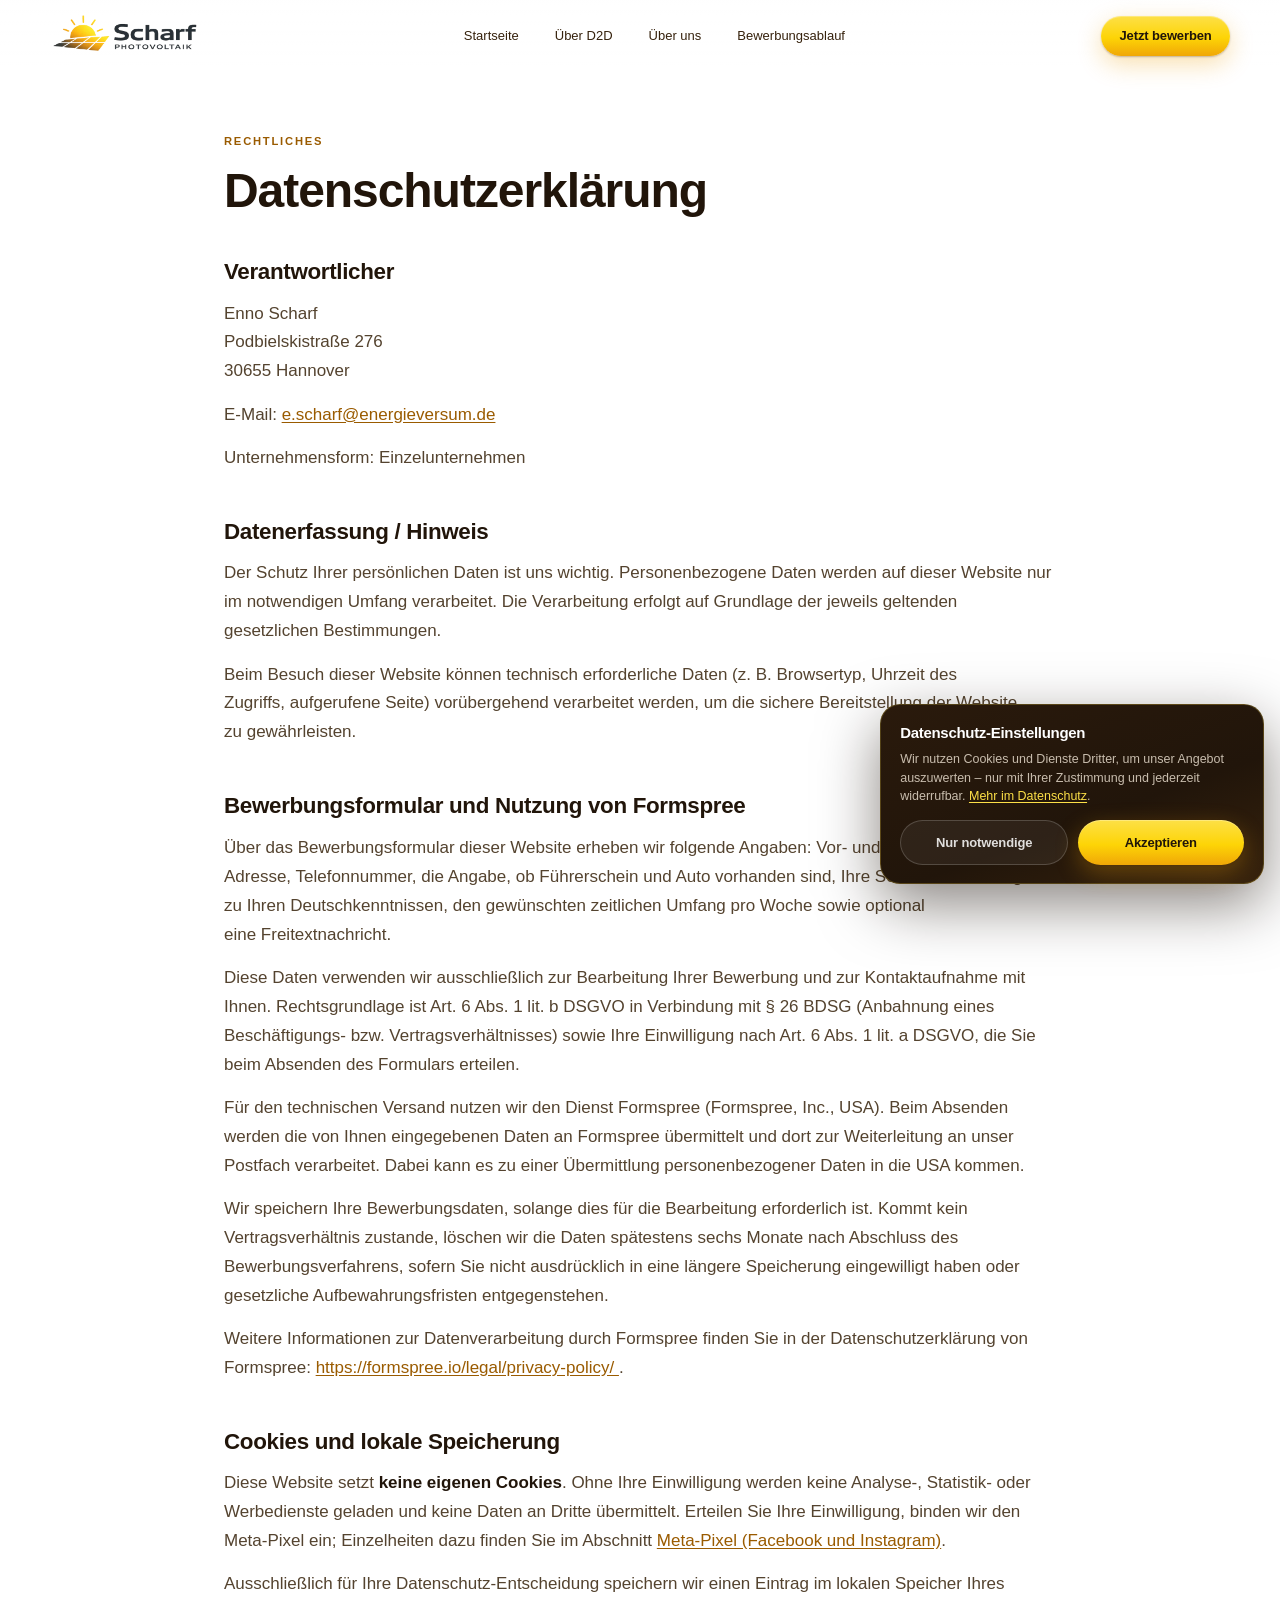
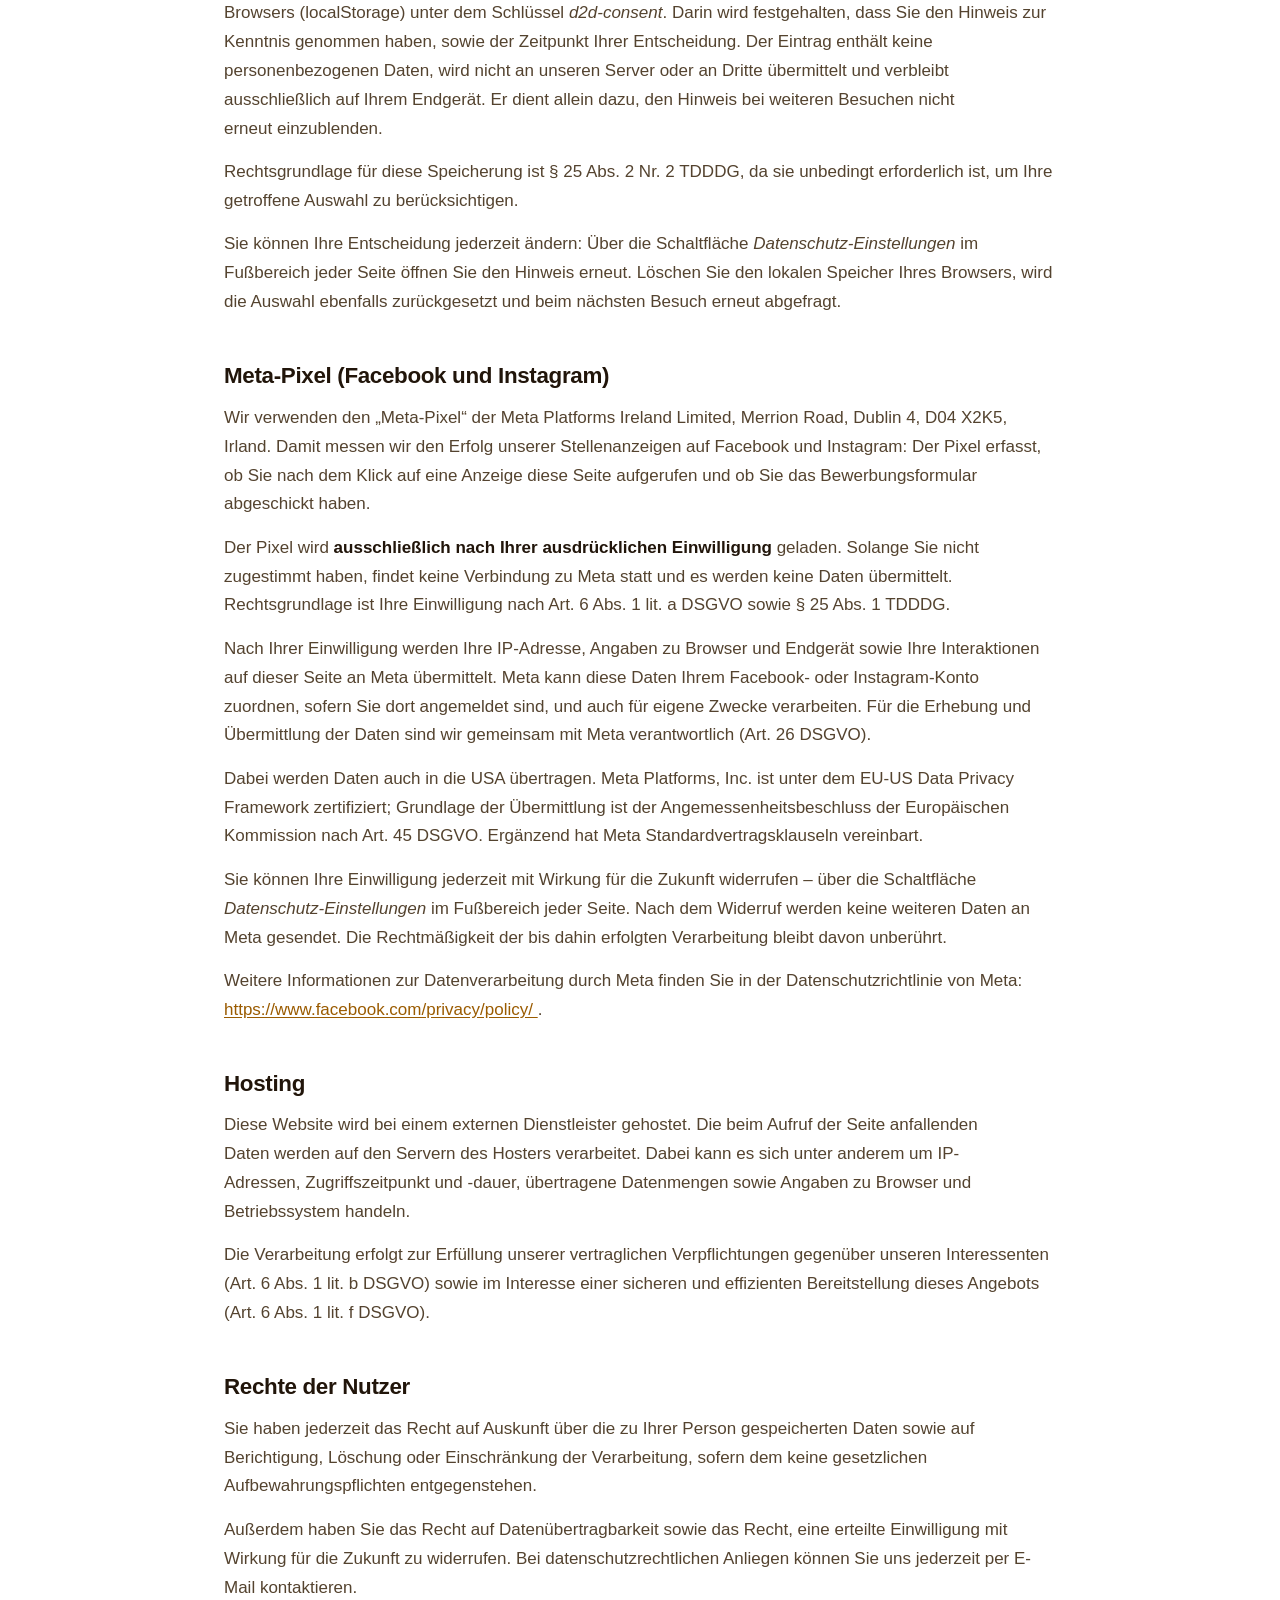
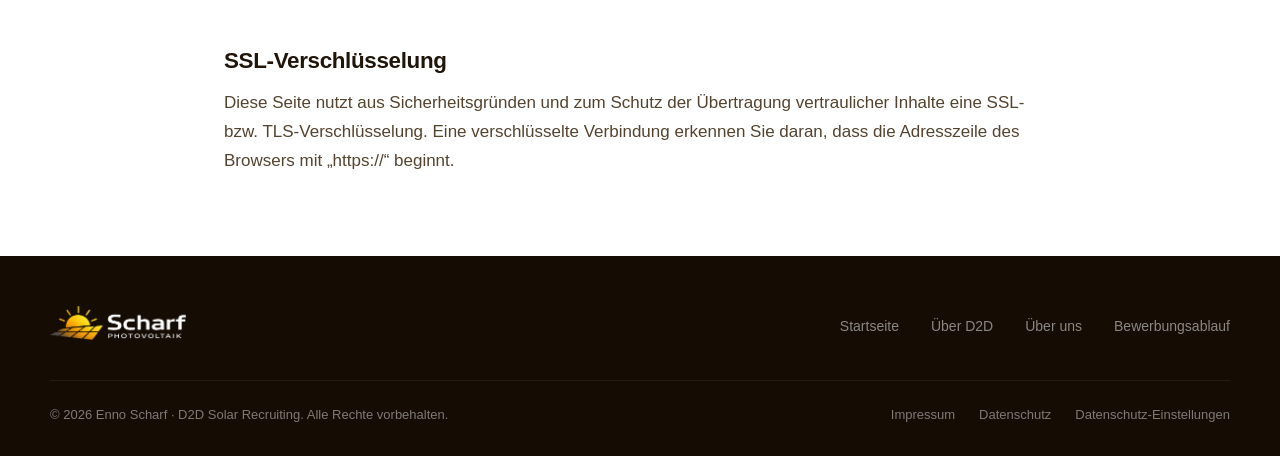
<file: datenschutz.html>
<!DOCTYPE html>
<html lang="de">
<head>
  <meta charset="UTF-8">
  <meta name="viewport" content="width=device-width, initial-scale=1.0">
  <meta name="description" content="Datenschutzerklärung von Scharf Photovoltaik – Enno Scharf, Hannover.">
  <meta name="theme-color" content="#fdf6ea">
  <title>Datenschutz | Scharf Photovoltaik</title>
  <link rel="icon" type="image/png" href="assets/img/favicon-256.png">
  <link rel="stylesheet" href="assets/css/style.css">

  <!-- Meta Pixel Code -->
  <script>
    /* Basiscode von Meta, unverändert und wie vorgegeben direkt über </head>.
       Er läuft erst nach der Einwilligung – Begründung und Details stehen an
       derselben Stelle in index.html. */
    window.startMetaPixel = function () {
      !function(f,b,e,v,n,t,s)
      {if(f.fbq)return;n=f.fbq=function(){n.callMethod?
      n.callMethod.apply(n,arguments):n.queue.push(arguments)};
      if(!f._fbq)f._fbq=n;n.push=n;n.loaded=!0;n.version='2.0';
      n.queue=[];t=b.createElement(e);t.async=!0;
      t.src=v;s=b.getElementsByTagName(e)[0];
      s.parentNode.insertBefore(t,s)}(window, document,'script',
      'https://connect.facebook.net/en_US/fbevents.js');
      fbq('init', '850029914569710');
      fbq('track', 'PageView');
    };
  </script>
  <!-- End Meta Pixel Code -->
</head>
<body>

  <div class="grain" aria-hidden="true"></div>

  <a class="skip-link" href="#inhalt">Zum Inhalt springen</a>

  <!-- Navigation – identisch zur Startseite, nur zeigen die Ziele dorthin. -->
  <header class="nav" id="nav">
    <div class="nav__inner">
      <a href="index.html" class="nav__logo" aria-label="Startseite">
        <span class="logo">
          <picture>
            <source srcset="assets/img/logo-dunkel.webp" type="image/webp">
            <img src="assets/img/logo-dunkel.png" alt="Scharf Photovoltaik" class="logo__img logo__img--dark" width="552" height="154" decoding="async">
          </picture>
          <picture>
            <source srcset="assets/img/logo-hell.webp" type="image/webp">
            <img src="assets/img/logo-hell.png" alt="" aria-hidden="true" class="logo__img logo__img--light" width="552" height="154" decoding="async">
          </picture>
        </span>
      </a>
      <nav class="nav__links" aria-label="Hauptnavigation">
        <a href="index.html#hero">Startseite</a>
        <a href="index.html#d2d">Über D2D</a>
        <a href="index.html#about">Über uns</a>
        <a href="index.html#process">Bewerbungsablauf</a>
      </nav>
      <a href="index.html#apply" class="nav__cta btn btn--primary btn--sm">Jetzt bewerben</a>
      <button class="nav__toggle" id="navToggle" type="button" aria-label="Menü öffnen" aria-expanded="false" aria-controls="navMobile">
        <span></span><span></span>
      </button>
    </div>
  </header>

  <div class="nav__mobile" id="navMobile" aria-hidden="true">
    <a href="index.html#hero">Startseite</a>
    <a href="index.html#d2d">Über D2D</a>
    <a href="index.html#about">Über uns</a>
    <a href="index.html#process">Bewerbungsablauf</a>
    <a href="index.html#apply" class="btn btn--primary">Jetzt bewerben</a>
  </div>

  <main class="legal" id="inhalt">
    <div class="container legal__inner">
      <span class="section__eyebrow">Rechtliches</span>
      <h1 class="section__title legal__title">Datenschutzerklärung</h1>

      <section class="legal__section" aria-labelledby="verantwortlicher">
        <h2 id="verantwortlicher">Verantwortlicher</h2>
        <p>Enno Scharf<br>Podbielskistraße 276<br>30655 Hannover</p>
        <p>E-Mail: <a href="mailto:e.scharf@energieversum.de">e.scharf@energieversum.de</a></p>
        <p>Unternehmensform: Einzelunternehmen</p>
      </section>

      <section class="legal__section" aria-labelledby="datenerfassung">
        <h2 id="datenerfassung">Datenerfassung / Hinweis</h2>
        <p>
          Der Schutz Ihrer persönlichen Daten ist uns wichtig. Personenbezogene Daten werden auf dieser Website nur im notwendigen Umfang
          verarbeitet. Die Verarbeitung erfolgt auf Grundlage der jeweils geltenden gesetzlichen Bestimmungen.
        </p>
        <p>
          Beim Besuch dieser Website können technisch erforderliche Daten (z. B. Browsertyp, Uhrzeit des Zugriffs, aufgerufene Seite)
          vorübergehend verarbeitet werden, um die sichere Bereitstellung der Website zu gewährleisten.
        </p>
      </section>

      <section class="legal__section" aria-labelledby="formspree">
        <h2 id="formspree">Bewerbungsformular und Nutzung von Formspree</h2>
        <p>
          Über das Bewerbungsformular dieser Website erheben wir folgende Angaben: Vor- und Nachname, E-Mail-Adresse,
          Telefonnummer, die Angabe, ob Führerschein und Auto vorhanden sind, Ihre Selbsteinschätzung zu Ihren
          Deutschkenntnissen, den gewünschten zeitlichen Umfang pro Woche sowie optional eine Freitextnachricht.
        </p>
        <p>
          Diese Daten verwenden wir ausschließlich zur Bearbeitung Ihrer Bewerbung und zur Kontaktaufnahme mit Ihnen.
          Rechtsgrundlage ist Art. 6 Abs. 1 lit. b DSGVO in Verbindung mit § 26 BDSG (Anbahnung eines Beschäftigungs- bzw.
          Vertragsverhältnisses) sowie Ihre Einwilligung nach Art. 6 Abs. 1 lit. a DSGVO, die Sie beim Absenden des Formulars
          erteilen.
        </p>
        <p>
          Für den technischen Versand nutzen wir den Dienst Formspree (Formspree, Inc., USA). Beim Absenden werden die von Ihnen
          eingegebenen Daten an Formspree übermittelt und dort zur Weiterleitung an unser Postfach verarbeitet. Dabei kann es zu
          einer Übermittlung personenbezogener Daten in die USA kommen.
        </p>
        <p>
          Wir speichern Ihre Bewerbungsdaten, solange dies für die Bearbeitung erforderlich ist. Kommt kein Vertragsverhältnis
          zustande, löschen wir die Daten spätestens sechs Monate nach Abschluss des Bewerbungsverfahrens, sofern Sie nicht
          ausdrücklich in eine längere Speicherung eingewilligt haben oder gesetzliche Aufbewahrungsfristen entgegenstehen.
        </p>
        <p>
          Weitere Informationen zur Datenverarbeitung durch Formspree finden Sie in der Datenschutzerklärung von Formspree:
          <a href="https://formspree.io/legal/privacy-policy/" target="_blank" rel="noopener noreferrer">
            https://formspree.io/legal/privacy-policy/
          </a>.
        </p>
      </section>

      <section class="legal__section" aria-labelledby="cookies">
        <h2 id="cookies">Cookies und lokale Speicherung</h2>
        <p>
          Diese Website setzt <strong>keine eigenen Cookies</strong>. Ohne Ihre Einwilligung werden keine Analyse-,
          Statistik- oder Werbedienste geladen und keine Daten an Dritte übermittelt. Erteilen Sie Ihre Einwilligung,
          binden wir den Meta-Pixel ein; Einzelheiten dazu finden Sie im Abschnitt
          <a href="#meta-pixel">Meta-Pixel (Facebook und Instagram)</a>.
        </p>
        <p>
          Ausschließlich für Ihre Datenschutz-Entscheidung speichern wir einen Eintrag im lokalen Speicher Ihres Browsers
          (localStorage) unter dem Schlüssel <em>d2d-consent</em>. Darin wird festgehalten, dass Sie den Hinweis zur
          Kenntnis genommen haben, sowie der Zeitpunkt Ihrer Entscheidung. Der Eintrag enthält keine personenbezogenen
          Daten, wird nicht an unseren Server oder an Dritte übermittelt und verbleibt ausschließlich auf Ihrem Endgerät.
          Er dient allein dazu, den Hinweis bei weiteren Besuchen nicht erneut einzublenden.
        </p>
        <p>
          Rechtsgrundlage für diese Speicherung ist § 25 Abs. 2 Nr. 2 TDDDG, da sie unbedingt erforderlich ist, um Ihre
          getroffene Auswahl zu berücksichtigen.
        </p>
        <p>
          Sie können Ihre Entscheidung jederzeit ändern: Über die Schaltfläche <em>Datenschutz-Einstellungen</em> im
          Fußbereich jeder Seite öffnen Sie den Hinweis erneut. Löschen Sie den lokalen Speicher Ihres Browsers, wird die
          Auswahl ebenfalls zurückgesetzt und beim nächsten Besuch erneut abgefragt.
        </p>
      </section>

      <section class="legal__section" aria-labelledby="meta-pixel">
        <h2 id="meta-pixel">Meta-Pixel (Facebook und Instagram)</h2>
        <p>
          Wir verwenden den „Meta-Pixel“ der Meta Platforms Ireland Limited, Merrion Road, Dublin 4, D04 X2K5, Irland.
          Damit messen wir den Erfolg unserer Stellenanzeigen auf Facebook und Instagram: Der Pixel erfasst, ob Sie nach
          dem Klick auf eine Anzeige diese Seite aufgerufen und ob Sie das Bewerbungsformular abgeschickt haben.
        </p>
        <p>
          Der Pixel wird <strong>ausschließlich nach Ihrer ausdrücklichen Einwilligung</strong> geladen. Solange Sie nicht
          zugestimmt haben, findet keine Verbindung zu Meta statt und es werden keine Daten übermittelt. Rechtsgrundlage
          ist Ihre Einwilligung nach Art. 6 Abs. 1 lit. a DSGVO sowie § 25 Abs. 1 TDDDG.
        </p>
        <p>
          Nach Ihrer Einwilligung werden Ihre IP-Adresse, Angaben zu Browser und Endgerät sowie Ihre Interaktionen auf
          dieser Seite an Meta übermittelt. Meta kann diese Daten Ihrem Facebook- oder Instagram-Konto zuordnen, sofern
          Sie dort angemeldet sind, und auch für eigene Zwecke verarbeiten. Für die Erhebung und Übermittlung der Daten
          sind wir gemeinsam mit Meta verantwortlich (Art. 26 DSGVO).
        </p>
        <p>
          Dabei werden Daten auch in die USA übertragen. Meta Platforms, Inc. ist unter dem EU-US Data Privacy Framework
          zertifiziert; Grundlage der Übermittlung ist der Angemessenheitsbeschluss der Europäischen Kommission nach
          Art. 45 DSGVO. Ergänzend hat Meta Standardvertragsklauseln vereinbart.
        </p>
        <p>
          Sie können Ihre Einwilligung jederzeit mit Wirkung für die Zukunft widerrufen – über die Schaltfläche
          <em>Datenschutz-Einstellungen</em> im Fußbereich jeder Seite. Nach dem Widerruf werden keine weiteren Daten an
          Meta gesendet. Die Rechtmäßigkeit der bis dahin erfolgten Verarbeitung bleibt davon unberührt.
        </p>
        <p>
          Weitere Informationen zur Datenverarbeitung durch Meta finden Sie in der Datenschutzrichtlinie von Meta:
          <a href="https://www.facebook.com/privacy/policy/" target="_blank" rel="noopener noreferrer">
            https://www.facebook.com/privacy/policy/
          </a>.
        </p>
      </section>

      <section class="legal__section" aria-labelledby="hosting">
        <h2 id="hosting">Hosting</h2>
        <p>
          Diese Website wird bei einem externen Dienstleister gehostet. Die beim Aufruf der Seite anfallenden Daten werden auf
          den Servern des Hosters verarbeitet. Dabei kann es sich unter anderem um IP-Adressen, Zugriffszeitpunkt und -dauer,
          übertragene Datenmengen sowie Angaben zu Browser und Betriebssystem handeln.
        </p>
        <p>
          Die Verarbeitung erfolgt zur Erfüllung unserer vertraglichen Verpflichtungen gegenüber unseren Interessenten
          (Art. 6 Abs. 1 lit. b DSGVO) sowie im Interesse einer sicheren und effizienten Bereitstellung dieses Angebots
          (Art. 6 Abs. 1 lit. f DSGVO).
        </p>
      </section>

      <section class="legal__section" aria-labelledby="rechte">
        <h2 id="rechte">Rechte der Nutzer</h2>
        <p>
          Sie haben jederzeit das Recht auf Auskunft über die zu Ihrer Person gespeicherten Daten sowie auf Berichtigung, Löschung
          oder Einschränkung der Verarbeitung, sofern dem keine gesetzlichen Aufbewahrungspflichten entgegenstehen.
        </p>
        <p>
          Außerdem haben Sie das Recht auf Datenübertragbarkeit sowie das Recht, eine erteilte Einwilligung mit Wirkung für die Zukunft
          zu widerrufen. Bei datenschutzrechtlichen Anliegen können Sie uns jederzeit per E-Mail kontaktieren.
        </p>
      </section>

      <section class="legal__section" aria-labelledby="ssl">
        <h2 id="ssl">SSL-Verschlüsselung</h2>
        <p>
          Diese Seite nutzt aus Sicherheitsgründen und zum Schutz der Übertragung vertraulicher Inhalte eine SSL- bzw. TLS-Verschlüsselung.
          Eine verschlüsselte Verbindung erkennen Sie daran, dass die Adresszeile des Browsers mit „https://“ beginnt.
        </p>
      </section>
    </div>
  </main>

  <!-- Footer – identisch zur Startseite. -->
  <footer class="footer">
    <div class="container">
      <div class="footer__top">
        <a href="index.html" class="footer__logo" aria-label="Startseite">
          <span class="logo logo--light-only">
            <picture>
              <source srcset="assets/img/logo-hell.webp" type="image/webp">
              <img src="assets/img/logo-hell.png" alt="Scharf Photovoltaik" class="logo__img" width="552" height="154" loading="lazy" decoding="async">
            </picture>
          </span>
        </a>
        <nav class="footer__nav" aria-label="Footer Navigation">
          <a href="index.html#hero">Startseite</a>
          <a href="index.html#d2d">Über D2D</a>
          <a href="index.html#about">Über uns</a>
          <a href="index.html#process">Bewerbungsablauf</a>
        </nav>
      </div>
      <div class="footer__bottom">
        <p>&copy; <span id="year">2026</span> Enno Scharf · D2D Solar Recruiting. Alle Rechte vorbehalten.</p>
        <div class="footer__legal">
          <a href="impressum.html">Impressum</a>
          <a href="datenschutz.html">Datenschutz</a>
          <button type="button" class="footer__legal-btn" data-consent="reopen">Datenschutz-Einstellungen</button>
        </div>
      </div>
    </div>
  </footer>

  <div class="consent" id="consentBanner" role="dialog" aria-modal="false"
       aria-labelledby="consentTitle" aria-describedby="consentText" hidden>
    <div class="consent__inner">
      <div class="consent__body">
        <h2 class="consent__title" id="consentTitle">Datenschutz-Einstellungen</h2>
        <p class="consent__text" id="consentText">
          Wir nutzen Cookies und Dienste Dritter, um unser Angebot auszuwerten –
          nur mit Ihrer Zustimmung und jederzeit widerrufbar.
          <a href="datenschutz.html">Mehr im Datenschutz</a>.
        </p>
      </div>
      <div class="consent__actions">
        <button type="button" class="btn btn--ghost consent__btn" data-consent="deny">
          Nur notwendige
        </button>
        <button type="button" class="btn btn--primary consent__btn" data-consent="allow">
          Akzeptieren
        </button>
      </div>
    </div>
  </div>

  <script src="assets/js/script.js" defer></script>
</body>
</html>
</file>
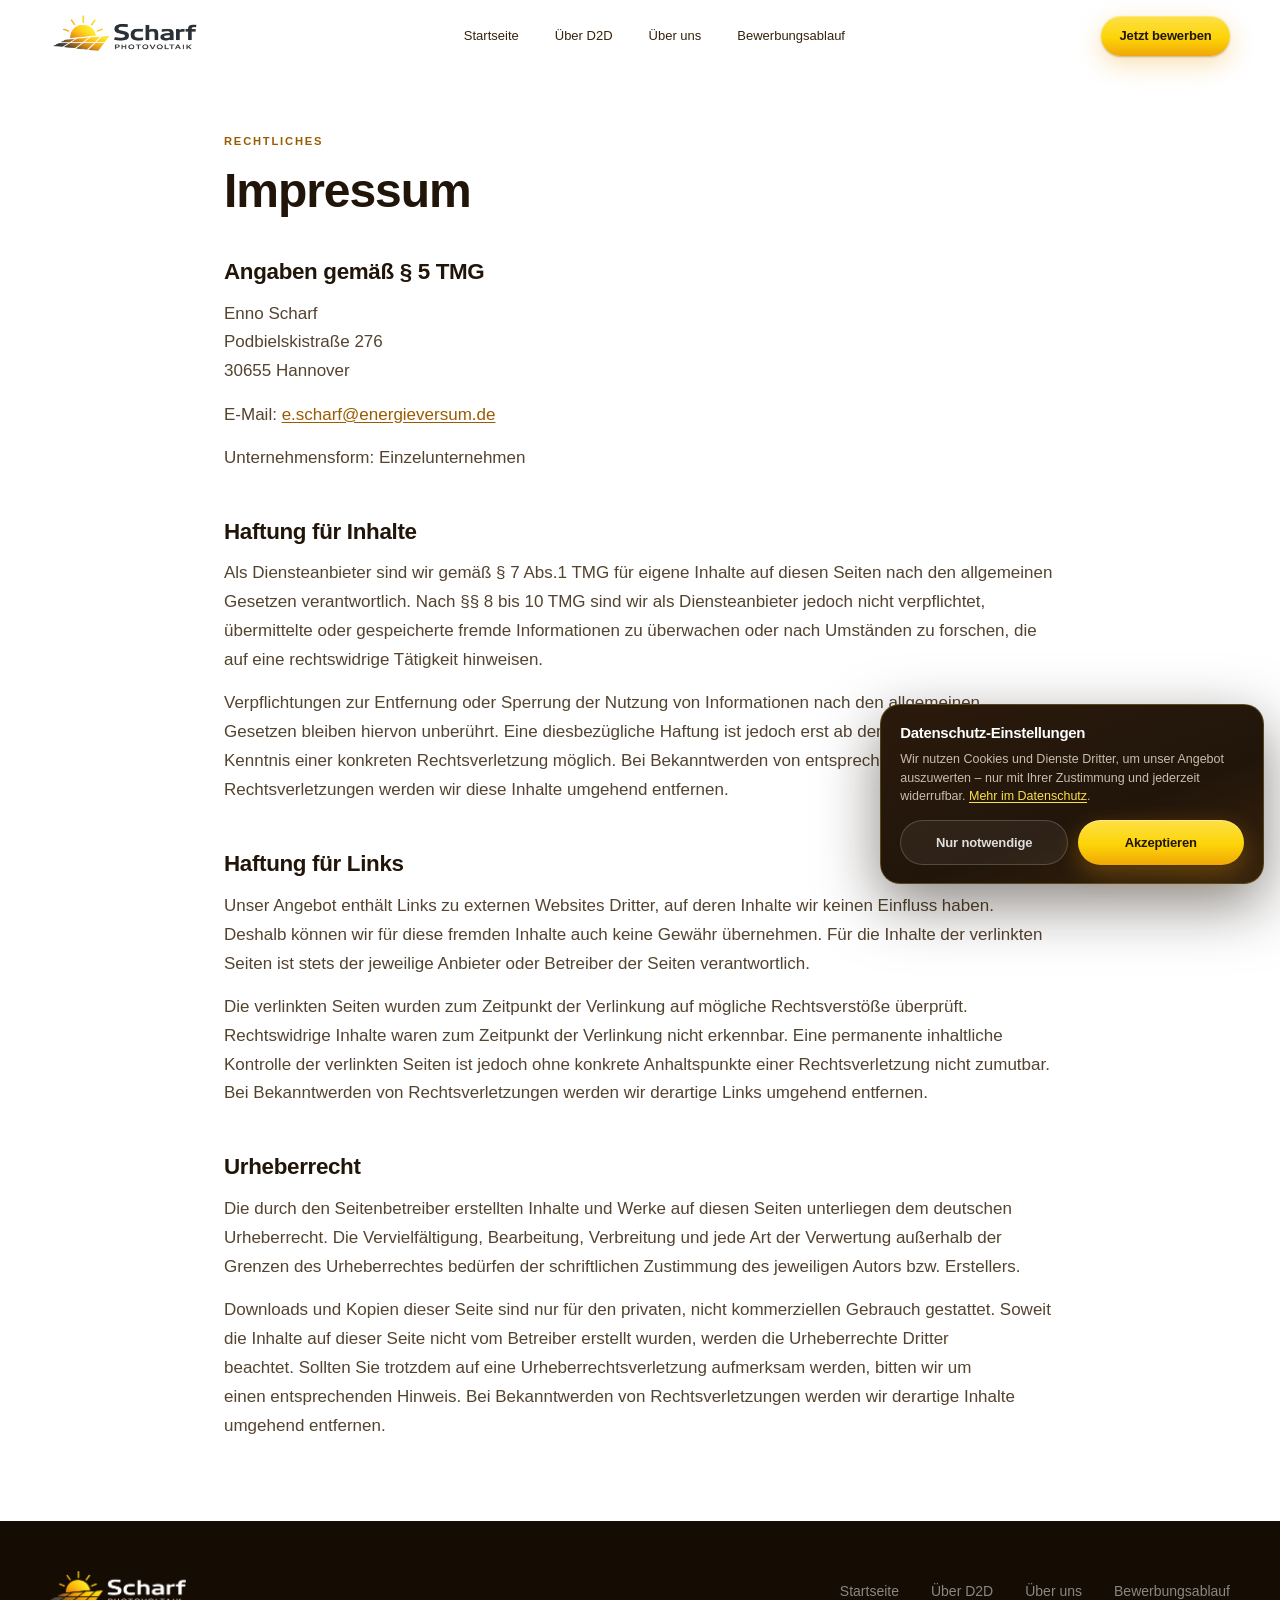
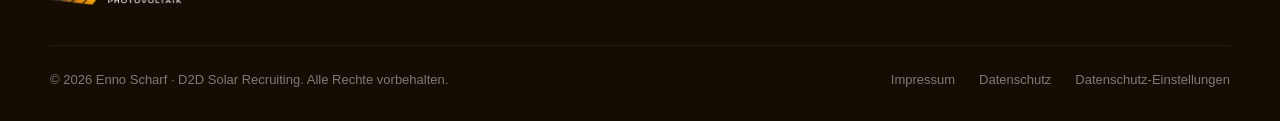
<file: impressum.html>
<!DOCTYPE html>
<html lang="de">
<head>
  <meta charset="UTF-8">
  <meta name="viewport" content="width=device-width, initial-scale=1.0">
  <meta name="description" content="Impressum von Scharf Photovoltaik – Enno Scharf, Hannover.">
  <meta name="theme-color" content="#fdf6ea">
  <title>Impressum | Scharf Photovoltaik</title>
  <link rel="icon" type="image/png" href="assets/img/favicon-256.png">
  <link rel="stylesheet" href="assets/css/style.css">

  <!-- Meta Pixel Code -->
  <script>
    /* Basiscode von Meta, unverändert und wie vorgegeben direkt über </head>.
       Er läuft erst nach der Einwilligung – Begründung und Details stehen an
       derselben Stelle in index.html. */
    window.startMetaPixel = function () {
      !function(f,b,e,v,n,t,s)
      {if(f.fbq)return;n=f.fbq=function(){n.callMethod?
      n.callMethod.apply(n,arguments):n.queue.push(arguments)};
      if(!f._fbq)f._fbq=n;n.push=n;n.loaded=!0;n.version='2.0';
      n.queue=[];t=b.createElement(e);t.async=!0;
      t.src=v;s=b.getElementsByTagName(e)[0];
      s.parentNode.insertBefore(t,s)}(window, document,'script',
      'https://connect.facebook.net/en_US/fbevents.js');
      fbq('init', '850029914569710');
      fbq('track', 'PageView');
    };
  </script>
  <!-- End Meta Pixel Code -->
</head>
<body>

  <div class="grain" aria-hidden="true"></div>

  <a class="skip-link" href="#inhalt">Zum Inhalt springen</a>

  <!-- Navigation – identisch zur Startseite, nur zeigen die Ziele dorthin. -->
  <header class="nav" id="nav">
    <div class="nav__inner">
      <a href="index.html" class="nav__logo" aria-label="Startseite">
        <span class="logo">
          <picture>
            <source srcset="assets/img/logo-dunkel.webp" type="image/webp">
            <img src="assets/img/logo-dunkel.png" alt="Scharf Photovoltaik" class="logo__img logo__img--dark" width="552" height="154" decoding="async">
          </picture>
          <picture>
            <source srcset="assets/img/logo-hell.webp" type="image/webp">
            <img src="assets/img/logo-hell.png" alt="" aria-hidden="true" class="logo__img logo__img--light" width="552" height="154" decoding="async">
          </picture>
        </span>
      </a>
      <nav class="nav__links" aria-label="Hauptnavigation">
        <a href="index.html#hero">Startseite</a>
        <a href="index.html#d2d">Über D2D</a>
        <a href="index.html#about">Über uns</a>
        <a href="index.html#process">Bewerbungsablauf</a>
      </nav>
      <a href="index.html#apply" class="nav__cta btn btn--primary btn--sm">Jetzt bewerben</a>
      <button class="nav__toggle" id="navToggle" type="button" aria-label="Menü öffnen" aria-expanded="false" aria-controls="navMobile">
        <span></span><span></span>
      </button>
    </div>
  </header>

  <div class="nav__mobile" id="navMobile" aria-hidden="true">
    <a href="index.html#hero">Startseite</a>
    <a href="index.html#d2d">Über D2D</a>
    <a href="index.html#about">Über uns</a>
    <a href="index.html#process">Bewerbungsablauf</a>
    <a href="index.html#apply" class="btn btn--primary">Jetzt bewerben</a>
  </div>

  <main class="legal" id="inhalt">
    <div class="container legal__inner">
      <span class="section__eyebrow">Rechtliches</span>
      <h1 class="section__title legal__title">Impressum</h1>

      <section class="legal__section" aria-labelledby="anbieter">
        <h2 id="anbieter">Angaben gemäß § 5 TMG</h2>
        <p>Enno Scharf<br>Podbielskistraße 276<br>30655 Hannover</p>
        <p>E-Mail: <a href="mailto:e.scharf@energieversum.de">e.scharf@energieversum.de</a></p>
        <p>Unternehmensform: Einzelunternehmen</p>
      </section>

      <section class="legal__section" aria-labelledby="haftung-inhalte">
        <h2 id="haftung-inhalte">Haftung für Inhalte</h2>
        <p>
          Als Diensteanbieter sind wir gemäß § 7 Abs.1 TMG für eigene Inhalte auf diesen Seiten nach den allgemeinen Gesetzen verantwortlich.
          Nach §§ 8 bis 10 TMG sind wir als Diensteanbieter jedoch nicht verpflichtet, übermittelte oder gespeicherte fremde Informationen
          zu überwachen oder nach Umständen zu forschen, die auf eine rechtswidrige Tätigkeit hinweisen.
        </p>
        <p>
          Verpflichtungen zur Entfernung oder Sperrung der Nutzung von Informationen nach den allgemeinen Gesetzen bleiben hiervon unberührt.
          Eine diesbezügliche Haftung ist jedoch erst ab dem Zeitpunkt der Kenntnis einer konkreten Rechtsverletzung möglich.
          Bei Bekanntwerden von entsprechenden Rechtsverletzungen werden wir diese Inhalte umgehend entfernen.
        </p>
      </section>

      <section class="legal__section" aria-labelledby="haftung-links">
        <h2 id="haftung-links">Haftung für Links</h2>
        <p>
          Unser Angebot enthält Links zu externen Websites Dritter, auf deren Inhalte wir keinen Einfluss haben.
          Deshalb können wir für diese fremden Inhalte auch keine Gewähr übernehmen.
          Für die Inhalte der verlinkten Seiten ist stets der jeweilige Anbieter oder Betreiber der Seiten verantwortlich.
        </p>
        <p>
          Die verlinkten Seiten wurden zum Zeitpunkt der Verlinkung auf mögliche Rechtsverstöße überprüft.
          Rechtswidrige Inhalte waren zum Zeitpunkt der Verlinkung nicht erkennbar.
          Eine permanente inhaltliche Kontrolle der verlinkten Seiten ist jedoch ohne konkrete Anhaltspunkte einer Rechtsverletzung nicht zumutbar.
          Bei Bekanntwerden von Rechtsverletzungen werden wir derartige Links umgehend entfernen.
        </p>
      </section>

      <section class="legal__section" aria-labelledby="urheberrecht">
        <h2 id="urheberrecht">Urheberrecht</h2>
        <p>
          Die durch den Seitenbetreiber erstellten Inhalte und Werke auf diesen Seiten unterliegen dem deutschen Urheberrecht.
          Die Vervielfältigung, Bearbeitung, Verbreitung und jede Art der Verwertung außerhalb der Grenzen des Urheberrechtes
          bedürfen der schriftlichen Zustimmung des jeweiligen Autors bzw. Erstellers.
        </p>
        <p>
          Downloads und Kopien dieser Seite sind nur für den privaten, nicht kommerziellen Gebrauch gestattet.
          Soweit die Inhalte auf dieser Seite nicht vom Betreiber erstellt wurden, werden die Urheberrechte Dritter beachtet.
          Sollten Sie trotzdem auf eine Urheberrechtsverletzung aufmerksam werden, bitten wir um einen entsprechenden Hinweis.
          Bei Bekanntwerden von Rechtsverletzungen werden wir derartige Inhalte umgehend entfernen.
        </p>
      </section>
    </div>
  </main>

  <!-- Footer – identisch zur Startseite. -->
  <footer class="footer">
    <div class="container">
      <div class="footer__top">
        <a href="index.html" class="footer__logo" aria-label="Startseite">
          <span class="logo logo--light-only">
            <picture>
              <source srcset="assets/img/logo-hell.webp" type="image/webp">
              <img src="assets/img/logo-hell.png" alt="Scharf Photovoltaik" class="logo__img" width="552" height="154" loading="lazy" decoding="async">
            </picture>
          </span>
        </a>
        <nav class="footer__nav" aria-label="Footer Navigation">
          <a href="index.html#hero">Startseite</a>
          <a href="index.html#d2d">Über D2D</a>
          <a href="index.html#about">Über uns</a>
          <a href="index.html#process">Bewerbungsablauf</a>
        </nav>
      </div>
      <div class="footer__bottom">
        <p>&copy; <span id="year">2026</span> Enno Scharf · D2D Solar Recruiting. Alle Rechte vorbehalten.</p>
        <div class="footer__legal">
          <a href="impressum.html">Impressum</a>
          <a href="datenschutz.html">Datenschutz</a>
          <button type="button" class="footer__legal-btn" data-consent="reopen">Datenschutz-Einstellungen</button>
        </div>
      </div>
    </div>
  </footer>

  <div class="consent" id="consentBanner" role="dialog" aria-modal="false"
       aria-labelledby="consentTitle" aria-describedby="consentText" hidden>
    <div class="consent__inner">
      <div class="consent__body">
        <h2 class="consent__title" id="consentTitle">Datenschutz-Einstellungen</h2>
        <p class="consent__text" id="consentText">
          Wir nutzen Cookies und Dienste Dritter, um unser Angebot auszuwerten –
          nur mit Ihrer Zustimmung und jederzeit widerrufbar.
          <a href="datenschutz.html">Mehr im Datenschutz</a>.
        </p>
      </div>
      <div class="consent__actions">
        <button type="button" class="btn btn--ghost consent__btn" data-consent="deny">
          Nur notwendige
        </button>
        <button type="button" class="btn btn--primary consent__btn" data-consent="allow">
          Akzeptieren
        </button>
      </div>
    </div>
  </div>

  <script src="assets/js/script.js" defer></script>
</body>
</html>
</file>
<file: assets/css/style.css>
/* ============================================
   Enno Scharf – PV recruiting (premium LP)
   ============================================ */

:root {
  --ink-950: #150c04;
  --ink-900: #21150a;
  --ink-800: #36220d;
  --ink-700: #4e3113;
  --ink-600: #70471c;
  /* Gelbtöne aus dem Logo abgeleitet (#fdc606 / #fdd406). */
  --accent: #fcc00a;        /* Markengelb – Flächen, Icons, Deko */
  --accent-bright: #fde047; /* helles Gelb – Akzente auf dunklem Grund */
  --accent-deep: #eda008;   /* tiefes Gold */
  --accent-glow: rgba(252, 192, 10, 0.45);

  /* Gelb erreicht auf Weiß nur rund 1.6:1 und ist damit als Textfarbe
     unbrauchbar. Für Text und kleine Icons auf hellem Grund deshalb
     diese dunkle Goldstufe verwenden (5.4:1) – nicht --accent. */
  --accent-text: #9a5b00;

  /* Haken in Aufzählungen. Grün trägt hier die Bedeutung "erfüllt" und
     ist deshalb keine Markenfarbe. 5.1:1 auf Weiß. */
  --check: #157f3c;
  --white: #ffffff;
  /* Warmweiß am Übergang vom Hero in den Ablauf: der Hero blendet nach
     unten darauf aus, der Ablauf beginnt damit. Beide Seiten der Naht
     tragen denselben Ton, sonst bricht dort die Farbtemperatur. */
  --cream: #fdf7e8;
  --gray-50: #fdfaf6;
  --gray-100: #f9f2e9;
  --gray-200: #ecdfcd;
  --gray-400: #b09a83;
  --gray-500: #7d6650;
  --gray-600: #54432f;

  /* System UI stack (Apple-like; no bundled font files) */
  --font-sans: -apple-system, BlinkMacSystemFont, "SF Pro Text", "SF Pro Display", "Segoe UI", Roboto, "Helvetica Neue", Helvetica, Arial, sans-serif;

  --nav-height: 72px;
  --container: min(1180px, calc(100% - 2rem));

  /* Vertikaler Rhythmus: jede .section nutzt padding-block: var(--section-y).
     Der Abstand zwischen zwei Sections ist damit immer exakt 2 x --section-y.
     Nicht mit Multiplikatoren arbeiten – nur diesen Wert je Breakpoint setzen. */
  --section-y: clamp(3.5rem, 6.5vw, 6rem);

  --ease: cubic-bezier(0.16, 1, 0.3, 1);
  --spring: cubic-bezier(0.34, 1.56, 0.64, 1);
  --dur-fast: 0.22s;
  --dur-md: 0.35s;
}

*, *::before, *::after { box-sizing: border-box; margin: 0; padding: 0; }

/* muss Klassenregeln wie `.apply-step { display: block }` schlagen */
[hidden] { display: none !important; }

html {
  scroll-behavior: smooth;
  /* etwas Luft unter dem Header, damit Sprungziele nicht am Rand kleben */
  scroll-padding-top: calc(var(--nav-height) + 1.25rem);
  -webkit-font-smoothing: antialiased;
  overflow-x: hidden;
}

/* `clip` statt `hidden`: verhindert, dass das Wurzelelement zum Scroll-Container
   wird. `hidden` auf <body> erzeugte hier Scroll-Ruckeln und brach position:sticky. */
@supports (overflow: clip) {
  html { overflow-x: clip; }
}

body {
  font-family: var(--font-sans);
  font-size: 1rem;
  font-weight: 400;
  line-height: 1.47;
  color: var(--gray-600);
  background: var(--white);
}

/* Scroll-Sperre für Modal und Mobile-Menü: position:fixed statt overflow:hidden,
   weil iOS Safari overflow:hidden auf <body> ignoriert. Der Offset wird per JS
   gesetzt und beim Schließen wieder zurückgescrollt. */
body.is-scroll-locked {
  position: fixed;
  inset-inline: 0;
  width: 100%;
  overflow-y: scroll;
}

.sr-only {
  position: absolute;
  width: 1px;
  height: 1px;
  padding: 0;
  margin: -1px;
  overflow: hidden;
  clip-path: inset(50%);
  white-space: nowrap;
  border: 0;
}

.skip-link {
  position: absolute;
  top: 0;
  left: 50%;
  z-index: 10000;
  transform: translate(-50%, -150%);
  padding: 0.75rem 1.25rem;
  background: var(--white);
  color: var(--ink-900);
  font-size: 0.875rem;
  font-weight: 600;
  border-radius: 0 0 12px 12px;
  transition: transform var(--dur-md) var(--ease);
}

.skip-link:focus-visible {
  transform: translate(-50%, 0);
  outline: 2px solid var(--accent);
  outline-offset: 2px;
}

img { max-width: 100%; height: auto; display: block; }
a { color: inherit; text-decoration: none; }
ul { list-style: none; }
button { font-family: inherit; cursor: pointer; border: none; background: none; }

.container { width: var(--container); margin-inline: auto; }

.section__eyebrow {
  display: inline-block;
  font-size: 0.7rem;
  font-weight: 600;
  letter-spacing: 0.16em;
  text-transform: uppercase;
  color: var(--accent-text);
  margin-bottom: 1rem;
}

.section__eyebrow--light { color: var(--accent-bright); }

.section__title {
  font-family: var(--font-sans);
  font-size: clamp(2.125rem, 4.75vw, 3.5rem);
  font-weight: 600;
  letter-spacing: -0.022em;
  line-height: 1.07;
  color: var(--ink-900);
  margin-bottom: 1.35rem;
}

.section__title--editorial { font-size: clamp(2.5rem, 5.5vw, 4rem); }
.section__title--light { color: var(--white); }

.text-gradient {
  background: linear-gradient(135deg, var(--ink-800) 0%, var(--accent-text) 100%);
  -webkit-background-clip: text;
  -webkit-text-fill-color: transparent;
  background-clip: text;
}

/* ─── Logo ───────────────────────────────────────────────────
   Zwei Fassungen liegen im Markup, umgeschaltet wird per CSS:
   oben über dem hellen Hero die dunkle, auf dem dunklen Header-
   Balken und im Footer die helle. Der Wechsel läuft über opacity
   auf gestapelten Bildern, damit nichts springt.

   Beide Dateien liegen auf derselben Leinwand (552×154) und sind so
   ineinander eingepasst, dass die Wortmarke in beiden gleich groß ist
   und an derselben Stelle sitzt. Die gelieferten Fassungen sind nämlich
   nicht dasselbe Lockup – bei gleicher Gesamthöhe wäre die Schrift der
   hellen rund 22 % größer. Neu eingespielte Logos deshalb wieder
   normalisieren, nicht einfach ersetzen.
   ------------------------------------------------------------ */
.logo {
  position: relative;
  display: inline-grid;
  line-height: 0;
}

.logo picture {
  grid-area: 1 / 1;
  display: block;
}

.logo__img {
  display: block;
  height: 44px;
  width: auto;
  transition: opacity var(--dur-md) var(--ease);
}

/* gestapelt: beide Fassungen liegen übereinander, nur eine ist sichtbar */
.nav__logo .logo__img--light { opacity: 0; }
.nav__logo .logo__img--dark  { opacity: 1; }

.nav--scrolled .nav__logo .logo__img--light { opacity: 1; }
.nav--scrolled .nav__logo .logo__img--dark  { opacity: 0; }

/* Footer trägt nur die helle Fassung */
.logo--light-only .logo__img { height: 38px; }

/* ─── Buttons ────────────────────────────────────────────────
   Eine CTA-Farbe für die ganze Seite. Vorher war der Primär-Button
   weiß – auf den hellen Sections (gray-50) verschwand er dadurch
   fast im Hintergrund. Blau trägt auf hell wie auf dunkel.
   ------------------------------------------------------------ */
.btn {
  position: relative;
  display: inline-flex;
  align-items: center;
  justify-content: center;
  gap: 0.5rem;
  min-height: 48px;
  padding: 0.875rem 1.75rem;
  font-family: inherit;
  font-size: 0.9375rem;
  font-weight: 600;
  letter-spacing: -0.01em;
  line-height: 1.2;
  border-radius: 100px;
  cursor: pointer;
  -webkit-tap-highlight-color: transparent;
  transition:
    transform var(--dur-fast) var(--ease),
    box-shadow var(--dur-md) var(--ease),
    background var(--dur-md) var(--ease),
    color var(--dur-md) var(--ease),
    border-color var(--dur-md) var(--ease);
  white-space: nowrap;
}

.btn--sm { min-height: 40px; padding: 0.5rem 1.15rem; font-size: 0.8125rem; }
.btn--lg { min-height: 56px; padding: 1.05rem 2.25rem; font-size: 1.0625rem; }
.btn--full { width: 100%; }

.btn--primary {
  /* Dunkle Schrift auf Gelb: Weiß erreicht auf diesen Tönen nur
     1.3-2.0:1 und wäre damit nicht lesbar. So sind es 8.7 bis 13.5:1. */
  background: linear-gradient(180deg, #fde047 0%, #fdd406 55%, #f0a707 100%);
  color: var(--ink-900);
  box-shadow:
    inset 0 1px 0 rgba(255, 255, 255, 0.28),
    0 1px 2px rgba(54, 34, 13, 0.28),
    0 8px 24px rgba(237, 160, 8, 0.32);
}

/* Für den Einsatz auf Foto-/Dunkelflächen, wo Weiß mehr Kontrast bringt. */
.btn--light {
  background: var(--white);
  color: var(--ink-900);
  box-shadow:
    0 1px 2px rgba(21, 12, 4, 0.2),
    0 10px 30px rgba(21, 12, 4, 0.28);
}

.btn--ghost {
  background: rgba(255, 255, 255, 0.06);
  color: rgba(255, 255, 255, 0.85);
  border: 1px solid rgba(255, 255, 255, 0.18);
}

@media (hover: hover) and (pointer: fine) {
  .btn--primary:hover {
    transform: translateY(-2px);
    box-shadow:
      inset 0 1px 0 rgba(255, 255, 255, 0.35),
      0 2px 4px rgba(54, 34, 13, 0.3),
      0 16px 38px rgba(237, 160, 8, 0.42);
  }

  .btn--light:hover {
    transform: translateY(-2px);
    box-shadow:
      0 2px 4px rgba(21, 12, 4, 0.22),
      0 18px 42px rgba(21, 12, 4, 0.34);
  }

  .btn--ghost:hover {
    background: rgba(255, 255, 255, 0.12);
    border-color: rgba(255, 255, 255, 0.3);
    color: var(--white);
  }

  .btn:active {
    transform: translateY(0) scale(0.985);
  }
}

/* Auf Touch nur das Eindrücken – ohne Hover-Anhebung, die dort hängen bleibt. */
@media (hover: none) {
  .btn:active { transform: scale(0.975); }
}

.btn[disabled],
.btn:disabled {
  opacity: 0.55;
  cursor: not-allowed;
  transform: none;
  box-shadow: none;
}

/* Dezenter Puls auf dem Haupt-CTA. Läuft als eigene Ebene, damit die
   Animation nicht mit den box-shadow-Übergängen des Buttons kollidiert. */
.btn--glow::after {
  content: "";
  position: absolute;
  inset: 0;
  border-radius: inherit;
  pointer-events: none;
  box-shadow: 0 0 0 0 rgba(252, 192, 10, 0.55);
  animation: btnPulse 3.2s var(--ease) infinite;
}

@keyframes btnPulse {
  0%   { box-shadow: 0 0 0 0 rgba(252, 192, 10, 0.5); }
  70%  { box-shadow: 0 0 0 12px rgba(252, 192, 10, 0); }
  100% { box-shadow: 0 0 0 0 rgba(252, 192, 10, 0); }
}

/* ─── Nav ────────────────────────────────────────────────────
   Der Header liegt fix über dem Inhalt. Zwei Dinge lösen das
   frühere Scroll-Problem:
   1. Der Hintergrund liegt in einem ::before und wird nur über
      `opacity` ein-/ausgeblendet. Vorher wurde `background` +
      `backdrop-filter` direkt umgeschaltet – das erzwingt bei
      jedem Statuswechsel ein Repaint der ganzen Leiste (sichtbares
      Aufblitzen, Ruckeln auf Mobilgeräten).
   2. Der Header selbst wird nur per `transform` bewegt (Ein-/
      Ausblenden beim Scrollen) – das läuft auf dem Compositor.
   ------------------------------------------------------------ */
.nav {
  position: fixed;
  inset: 0 0 auto 0;
  z-index: 1000;
  height: var(--nav-height);
  transform: translate3d(0, 0, 0);
  transition: transform 0.4s var(--ease);
}

.nav::before {
  content: "";
  position: absolute;
  inset: 0;
  z-index: -1;
  /* deckend genug, damit heller Text darunter nicht mehr durchscheint */
  background: linear-gradient(180deg, rgba(22, 13, 5, 0.97) 0%, rgba(33, 21, 10, 0.94) 100%);
  -webkit-backdrop-filter: saturate(150%) blur(20px);
  backdrop-filter: saturate(150%) blur(20px);
  box-shadow: inset 0 -1px 0 rgba(255, 255, 255, 0.08);
  opacity: 0;
  transition: opacity var(--dur-md) var(--ease);
  pointer-events: none;
}

.nav--scrolled::before { opacity: 1; }

/* ─── Nav über dem hellen Hero ───────────────────────────────
   Ganz oben liegt der Header transparent auf dem hellen Hero-Bild –
   weiße Schrift wäre dort unlesbar. Solange nicht gescrollt wurde,
   schaltet er deshalb auf dunkle Typo um. Ab .nav--scrolled greift
   wieder die helle Schrift auf dem deckenden dunklen Balken. */
.nav:not(.nav--scrolled):not(.nav--menu-open) .nav__links a {
  color: var(--ink-800);
}

.nav:not(.nav--scrolled):not(.nav--menu-open) .nav__toggle span {
  background: var(--ink-900);
}

/* Zarter heller Verlauf ganz oben: hebt die dunkle Typo vom Hero-Foto ab,
   ohne einen sichtbaren Balken zu erzeugen. Verschwindet, sobald der
   deckende Hintergrund übernimmt. */
.nav::after {
  content: "";
  position: absolute;
  inset: 0;
  z-index: -2;
  background: linear-gradient(180deg, rgba(255, 255, 255, 0.82) 0%, rgba(255, 255, 255, 0) 100%);
  transition: opacity var(--dur-md) var(--ease);
  pointer-events: none;
}

.nav--scrolled::after { opacity: 0; }

/* ─── Nav bei offenem Mobil-Menü ─────────────────────────────
   Der Header liegt über der Menüfläche (z-index 1000 gegen 999).
   Ungescrollt trug er dort seinen hellen Verlauf für den Hero –
   der oberste Streifen blieb dadurch hell, während darunter alles
   dunkel war. Beide Ebenen werden deshalb ausgeblendet: den
   Hintergrund liefert dann allein die Menüfläche, und der Streifen
   hat exakt denselben Ton wie der Rest. Ein eigener dunkler
   Header-Hintergrund käme nicht infrage – er ist ein anderer Ton
   und zöge unten eine sichtbare Kante. */
.nav--menu-open::before,
.nav--menu-open::after { opacity: 0; }

.nav--menu-open .nav__logo .logo__img--light { opacity: 1; }
.nav--menu-open .nav__logo .logo__img--dark  { opacity: 0; }

/* Beim Runterscrollen weg, beim Hochscrollen sofort zurück. */
.nav--hidden { transform: translate3d(0, -100%, 0); }

.nav__inner {
  display: flex;
  align-items: center;
  justify-content: space-between;
  height: 100%;
  width: var(--container);
  margin-inline: auto;
}

.nav__links { display: flex; gap: 2.25rem; }

.nav__links a {
  font-size: 0.8125rem;
  font-weight: 500;
  color: rgba(255, 255, 255, 0.65);
  transition: color var(--dur-md) var(--ease);
  position: relative;
}

.nav__links a:hover { color: var(--white); }

@media (hover: hover) and (pointer: fine) {
  .nav__links a::after {
    content: '';
    position: absolute;
    left: 0;
    bottom: -0.35rem;
    width: 100%;
    height: 1px;
    background: linear-gradient(90deg, transparent, rgba(255, 255, 255, 0.55), transparent);
    transform: scaleX(0);
    transform-origin: center;
    transition: transform var(--dur-md) var(--ease), opacity var(--dur-md) var(--ease);
    opacity: 0;
    pointer-events: none;
  }

  .nav__links a:hover::after,
  .nav__links a:focus-visible::after {
    transform: scaleX(1);
    opacity: 1;
  }
}

.nav__logo {
  transition: opacity var(--dur-md) var(--ease), transform var(--dur-md) var(--ease);
}

@media (hover: hover) and (pointer: fine) {
  .nav__logo:hover {
    opacity: 0.92;
    transform: translateY(-1px);
  }
}

.nav__toggle {
  display: none;
  flex-direction: column;
  gap: 6px;
  width: 28px;
}

.nav__toggle span {
  display: block;
  height: 2px;
  background: var(--white);
  border-radius: 2px;
  transition: transform 0.3s var(--ease), opacity 0.3s;
}

.nav__toggle.is-active span:first-child { transform: translateY(4px) rotate(45deg); }
.nav__toggle.is-active span:last-child { transform: translateY(-4px) rotate(-45deg); }

.nav__mobile {
  display: none;
  position: fixed;
  inset: 0;
  z-index: 999;
  padding-top: var(--nav-height);
  background: var(--ink-900);
  flex-direction: column;
  align-items: center;
  justify-content: center;
  gap: 1.75rem;
  opacity: 0;
  visibility: hidden;
  transition: opacity var(--dur-md) var(--ease), visibility var(--dur-md);
}

.nav__mobile.is-open { opacity: 1; visibility: visible; }

/* :not(.btn) ist nötig – sonst überschreibt diese Regel die Button-Farbe
   und der CTA wird weiß auf weiß. */
.nav__mobile a:not(.btn) {
  font-size: 1.35rem;
  font-weight: 600;
  color: var(--white);
}

.nav__mobile .btn {
  min-height: 48px;
  width: min(100%, 18rem);
  font-size: 1rem;
}

/* Hero */
.hero {
  position: relative;
  min-height: 100vh;
  min-height: 100svh;
  min-height: 100dvh;
  display: flex;
  align-items: center;

  /* Nur die X-Achse klemmen: der Halo hinter dem Portrait (.hero__portrait
     ::before, inset:-18%) ragt sonst seitlich über den Viewport hinaus.
     Wichtig ist `clip` statt `hidden` – bei `hidden` rechnet der Browser
     die andere Achse von `visible` auf `auto` um und der Hero wird zum
     eigenen Scroll-Container. Mit `clip` bleibt Y auf `visible`, es
     entsteht keine Scrollleiste und kein Inhalt wird abgeschnitten. */
  overflow-x: clip;
}

/* Enthält Bild und Scrim.

   Vorher stand hier kein overflow und der Hero trug `overflow-x: hidden`.
   Ist eine Achse hidden und die andere visible, rechnet der Browser die
   visible-Achse zu `auto` – der Hero wurde dadurch zum eigenen Scroll-
   Container mit einer vom Seitenscroll unabhängigen Scrollleiste.

   Jetzt wird direkt hier abgeklemmt: `clip` erzeugt keinen Scroll-Container,
   `hidden` davor ist der Fallback für Safari < 16. Der Hero-Inhalt bleibt
   unangetastet. */
.hero__bg {
  position: absolute;
  inset: 0;
  background: var(--ink-950);
  overflow: hidden;
  overflow: clip;
}

.hero__img {
  position: absolute;
  inset: 0;
  width: 100%;
  height: 100%;
  object-fit: cover;
  object-position: center center;
  transform-origin: center center;
}

/* Overlay über dem Hero-Foto.
   Zwei Ebenen: links ein kräftiger warmweißer Verlauf, damit die dunkle
   Typo auf dem hellen, aber detailreichen Foto sicher lesbar bleibt –
   rechts läuft er aus, damit das Motiv sichtbar bleibt. Darüber ein
   zarter Orange-Gelb-Schleier als Markenton. */
.hero__scrim {
  position: absolute;
  inset: 0;
  pointer-events: none;
  background:
    /* Ausblendung zur Naht: das Foto lief vorher hart gegen die Kante des
       nächsten Abschnitts. Zuerst gelistet heißt zuoberst gezeichnet. */
    linear-gradient(
      180deg,
      rgba(253, 247, 232, 0) 74%,
      rgba(253, 247, 232, 0.3) 84%,
      rgba(253, 247, 232, 0.72) 92%,
      rgba(253, 247, 232, 0.94) 97%,
      var(--cream) 100%
    ),
    linear-gradient(
      100deg,
      rgba(255, 252, 246, 0.97) 0%,
      rgba(255, 251, 243, 0.93) 30%,
      rgba(255, 250, 240, 0.74) 52%,
      rgba(255, 247, 232, 0.36) 78%,
      rgba(255, 244, 224, 0.16) 100%
    ),
    radial-gradient(ellipse 85% 75% at 16% 45%, rgba(255, 253, 249, 0.82) 0%, transparent 72%);
}

.hero__scrim::after {
  content: "";
  position: absolute;
  inset: 0;
  background:
    /* Die Ausblendung zur Naht steht hier ein zweites Mal – dieses Element
       liegt über dem Scrim, sonst legten sich die gelben Schleier unten
       rechts wieder über den fertigen Übergang und die Naht wurde dort
       sichtbar (gemessen 13/255 nur an der rechten Kante). */
    linear-gradient(
      180deg,
      rgba(253, 247, 232, 0) 80%,
      rgba(253, 247, 232, 0.5) 90%,
      rgba(253, 247, 232, 0.88) 97%,
      var(--cream) 100%
    ),
    radial-gradient(ellipse 60% 50% at 82% 16%, rgba(253, 224, 71, 0.18) 0%, transparent 64%),
    radial-gradient(ellipse 70% 55% at 92% 88%, rgba(252, 192, 10, 0.12) 0%, transparent 60%);
}

@media (prefers-reduced-motion: no-preference) {
  .hero__img {
    animation: hero-img-breathe 26s ease-in-out infinite alternate;
  }
}

@media (prefers-reduced-motion: no-preference) and (max-width: 640px) {
  .hero__img { animation: none; }
}

@keyframes hero-img-breathe {
  0%   { transform: scale(1); }
  100% { transform: scale(1.03); }
}

.hero__content {
  position: relative;
  z-index: 1;
  max-width: 1180px;
  width: 100%;
  margin: 0 auto;
  padding: calc(var(--nav-height) + clamp(1.5rem, 4vh, 3rem)) 32px clamp(1.5rem, 4vh, 2.5rem);
}

.hero__layout {
  display: grid;
  grid-template-columns: minmax(0, 1fr) 520px;
  gap: 64px;
  align-items: center;
}

.hero__copy {
  display: flex;
  flex-direction: column;
  text-align: left;
  min-width: 0;
  max-width: 720px;
}

/* Standort-Pill über der Headline */
.hero__location {
  display: inline-flex;
  align-items: center;
  gap: 0.5rem;
  align-self: flex-start;
  margin-bottom: clamp(1rem, 2vw, 1.5rem);
  padding: 0.5rem 1rem 0.5rem 0.85rem;
  border-radius: 100px;
  background: rgba(255, 255, 255, 0.85);
  border: 1px solid rgba(112, 71, 28, 0.16);
  box-shadow: 0 1px 2px rgba(54, 34, 13, 0.06), 0 8px 24px rgba(54, 34, 13, 0.08);
  -webkit-backdrop-filter: blur(8px);
  backdrop-filter: blur(8px);
  font-size: 0.875rem;
  font-weight: 600;
  letter-spacing: -0.01em;
  color: var(--ink-800);
}

.hero__location-pin {
  display: inline-flex;
  color: var(--accent-text);
}

/* Der Grad ist auf die Länge der Stellenbezeichnung abgestimmt: mit dem
   früheren Maximum (4.4rem) lief die Zeile fünfmal um und die Headline
   war höher als das halbe Bild. */
.hero__title {
  font-family: var(--font-sans);
  font-size: clamp(2.1rem, 3.3vw, 3.3rem);
  font-weight: 600;
  line-height: 1.06;
  letter-spacing: -0.035em;
  max-width: 20ch;
  color: var(--ink-900);
  margin-bottom: clamp(1rem, 2vw, 1.5rem);
  text-wrap: balance;
}

.hero__subhead {
  font-size: clamp(1.05rem, 0.5vw + 0.95rem, 1.25rem);
  font-weight: 400;
  line-height: 1.5;
  color: var(--gray-600);
  max-width: 46ch;
  margin-bottom: clamp(1.5rem, 2.5vw, 2.25rem);
  text-wrap: pretty;
}

.hero__benefits {
  display: flex;
  flex-direction: column;
  gap: clamp(0.65rem, 1.2vw, 0.85rem);
  margin-bottom: clamp(1rem, 1.8vw, 1.35rem);
  max-width: 620px;
}

.hero__benefit {
  display: flex;
  align-items: center;
  gap: 0.75rem;
  font-size: clamp(0.9375rem, 0.45vw + 0.85rem, 1.0625rem);
  font-weight: 500;
  letter-spacing: -0.01em;
  color: var(--ink-800);
}

/* Einordnung zum Stundenwert – hält die Angabe konsistent mit der
   Überschlagsrechnung weiter unten auf der Seite. */
/* Steht unter dem CTA und gehört zu ihm – deshalb keine eigene
   Randmarke, die Abstände kommen aus dem gap von .hero__actions. */
.hero__note {
  font-size: 0.8125rem;
  line-height: 1.45;
  /* nicht --gray-500: über dem Foto blieben davon auf dem Phone nur
     4.3:1 übrig, hier sind es rund 6:1 */
  color: #66513b;
  max-width: 42ch;
}

.hero__check {
  flex-shrink: 0;
  display: inline-flex;
  color: var(--check);
}

.hero__check svg {
  display: block;
}

.hero__portrait {
  margin: 0;
  justify-self: center;
  width: 500px;
  max-width: 100%;
  position: relative;
  z-index: 1;
}

.hero__portrait::before {
  content: "";
  position: absolute;
  inset: -18%;
  background:
    radial-gradient(ellipse 70% 65% at 50% 45%, rgba(252, 192, 10, 0.2) 0%, transparent 68%),
    radial-gradient(ellipse 55% 50% at 50% 72%, rgba(112, 71, 28, 0.14) 0%, transparent 62%);
  filter: blur(38px);
  opacity: 0.8;
  z-index: -1;
  pointer-events: none;
}

/* Das Seitenverhältnis kommt vom Foto (917x831), nicht umgekehrt: mit
   einem eigenen Format schnitte `object-fit: cover` das Bild an, und es
   soll vollständig zu sehen sein. Beim Bildtausch mitziehen. */
.hero__portrait-card {
  position: relative;
  width: 100%;
  aspect-ratio: 917 / 831;
  max-width: 100%;
  border-radius: 28px;
  overflow: hidden;
  isolation: isolate;
  background: var(--white);
  border: 1px solid rgba(112, 71, 28, 0.1);
  box-shadow:
    0 2px 6px rgba(54, 34, 13, 0.06),
    0 16px 40px rgba(54, 34, 13, 0.1),
    0 36px 72px rgba(54, 34, 13, 0.08);
}

.hero__portrait-card::before {
  content: "";
  position: absolute;
  inset: 0;
  border-radius: inherit;
  padding: 1px;
  background: linear-gradient(
    148deg,
    rgba(255, 255, 255, 0.9) 0%,
    rgba(253, 224, 71, 0.4) 38%,
    rgba(112, 71, 28, 0.12) 62%,
    rgba(255, 255, 255, 0.5) 100%
  );
  -webkit-mask:
    linear-gradient(#fff 0 0) content-box,
    linear-gradient(#fff 0 0);
  mask:
    linear-gradient(#fff 0 0) content-box,
    linear-gradient(#fff 0 0);
  -webkit-mask-composite: xor;
  mask-composite: exclude;
  pointer-events: none;
  z-index: 3;
}

.hero__portrait-media {
  position: absolute;
  inset: 0;
  overflow: hidden;
  border-radius: inherit;
}

.hero__portrait-card img {
  display: block;
  width: 100%;
  height: 100%;
  max-width: none;
  object-fit: cover;
  object-position: center;
  image-rendering: auto;
  transform: none;
  -webkit-backface-visibility: hidden;
  backface-visibility: hidden;
}

.hero__portrait-caption {
  position: absolute;
  left: 0;
  right: 0;
  bottom: 0;
  z-index: 4;
  display: flex;
  flex-direction: column;
  gap: 0.28rem;
  padding: 2.75rem 1.35rem 1.3rem;
  background:
    linear-gradient(180deg, transparent 0%, rgba(21, 12, 4, 0.55) 32%, rgba(21, 12, 4, 0.92) 100%);
  color: #fff;
  font-size: 0.875rem;
  line-height: 1.35;
}

.hero__portrait-caption strong {
  font-size: 1.08rem;
  font-weight: 600;
  letter-spacing: -0.02em;
}

.hero__portrait-caption span {
  display: flex;
  align-items: center;
  gap: 0.4rem;
  color: rgba(255, 255, 255, 0.84);
  font-size: 0.8125rem;
}

/* Die Angaben stehen untereinander, jede in eigener Zeile. Ein
   Trennpunkt davor läse sich wie ein Aufzählungsrest – die Zeilen
   trennen sich schon durch den Umbruch. */

.hero__portrait.reveal {
  transform: none;
  transition: opacity 0.88s var(--ease);
}

.hero__portrait.reveal.is-visible {
  transform: none;
}

.hero__actions {
  display: flex;
  flex-direction: column;
  align-items: flex-start;
  gap: 0.7rem;
}

.hero__actions .btn {
  min-height: 48px;
}

.section-cta {
  display: flex;
  justify-content: center;
  margin-top: clamp(2rem, 4vw, 3rem);
}

.section-cta .btn {
  min-height: 48px;
}

@media (max-width: 768px) {
  .hero__content {
    padding-left: 20px;
    padding-right: 20px;
  }

  .hero__layout {
    grid-template-columns: 1fr;
    gap: clamp(1.75rem, 5vw, 2.5rem);
  }

  .hero__copy {
    text-align: center;
    align-items: center;
    max-width: 100%;
  }

  /* ─── Rhythmus im Hero ──────────────────────────────────────
     Auf dem Phone läuft der Hero in einer 32px-Stufe: Pille,
     Überschrift, Fließtext und Liste stehen im selben Takt. Enger
     gesetzt drängte sich alles im ersten Bildschirm zusammen.
     Zwei Ausnahmen: unter der Überschrift genügt eine halbe Stufe,
     weil ihre Zeilen ohnehin dicht stehen, und die Zeile unter dem
     CTA gehört zu ihm und bleibt deshalb am nächsten dran.
     ------------------------------------------------------------ */
  .hero__location {
    /* align-self aus der Basisregel überschreiben – auf dem Phone ist
       die Copy zentriert, die Pille saß sonst links. */
    align-self: center;
    margin-bottom: 2rem;
  }

  .hero__title {
    font-size: clamp(2rem, 8.5vw, 2.85rem);
    line-height: 1.06;
    max-width: 100%;
    margin-bottom: 1.5rem;
  }

  .hero__subhead {
    font-size: clamp(1rem, 3.8vw, 1.125rem);
    max-width: 34ch;
    margin-inline: auto;
    margin-bottom: 2rem;
    text-wrap: pretty;
  }

  /* fit-content statt zentrierter Einzelzeilen: sonst bekommt jede Zeile
     je nach Textlänge eine andere linke Kante und die Liste franst aus. */
  .hero__benefits {
    width: fit-content;
    max-width: 100%;
    margin-inline: auto;
    margin-bottom: 2rem;
  }

  .hero__benefit {
    justify-content: flex-start;
    text-align: left;
    width: auto;
  }

  .hero__actions {
    align-items: center;
    justify-content: center;
    flex-direction: column;
    width: 100%;
    gap: 0.875rem;
  }

  .hero__note { text-align: center; }

  .hero__portrait {
    justify-self: center;
    width: min(440px, 88vw);
  }

  .section-cta {
    flex-direction: column;
    width: 100%;
  }

  .section-cta .btn {
    width: 100%;
  }
}

/* ─── Vertikaler Rhythmus ────────────────────────────────────
   Eine Regel für alle Sections. Vorher hatte jede Section ihr
   eigenes padding (var(--section-y) * 0.92 / 0.85 / 0.72 …),
   wodurch die Abstände zwischen 257px und 328px schwankten.
   ------------------------------------------------------------ */
.section { padding-block: var(--section-y); }

.section--divider {
  position: relative;
}

.section--divider::before {
  content: '';
  position: absolute;
  top: 0;
  left: 50%;
  transform: translateX(-50%);
  width: min(720px, 70%);
  height: 1px;
  background: linear-gradient(90deg, transparent, rgba(112, 71, 28, 0.15), transparent);
  pointer-events: none;
}

.editorial--light { background: var(--white); }

/* Bild rechts, alles andere links. align-items: start statt center –
   die linke Spalte trägt jetzt Text, Liste und Versprechen und ist
   deutlich länger als das Foto; zentriert würde das Foto in der Mitte
   schweben und die Oberkanten liefen auseinander. */
.editorial__intro {
  display: grid;
  grid-template-columns: minmax(0, 1.05fr) minmax(0, 0.95fr);
  gap: clamp(2rem, 4vw, 4rem);
  align-items: start;
}

.editorial__intro .editorial__copy {
  max-width: min(44rem, 100%);
}

/* Einspaltig steht das Foto sonst hinter dem CTA – also ganz am Ende des
   Abschnitts, wo es niemand mehr sucht. `display: contents` löst die
   Textspalte auf, ihre Kinder werden selbst zu Rasterzeilen und lassen
   sich einzeln einsortieren. Ohne order stehen Rubrik und Überschrift
   weiterhin zuerst (Standardwert 0).

   Die Grenze ist dieselbe, ab der das Raster einspaltig wird (1024px) –
   liefen die beiden auseinander, gäbe es dazwischen einen Bereich mit
   einer Spalte und dem Foto ganz unten. */
@media (max-width: 1024px) {
  .editorial__intro .editorial__copy { display: contents; }
  .editorial__body { order: 1; }
  .editorial__visual { order: 2; }
  .about__learn { order: 3; }
  .about__promise { order: 4; }
  .editorial__copy .section-cta { order: 5; }

  /* Aufgelöste Textspalte heißt: jedes Kind ist jetzt eine eigene
     Rasterzeile und bekommt den Spalten-gap obendrauf. Rubrik und
     Überschrift standen dadurch 48px statt 16px von ihrem Text entfernt.
     Der Abstand kommt hier wieder aus den Elementen selbst – die tragen
     ihn ohnehin (Lernliste, Versprechen, CTA); nur das Foto braucht
     einen eigenen. */
  .editorial__intro { row-gap: 0; }
  .editorial__visual { margin-top: clamp(1.5rem, 4vw, 2rem); }
}

/* Das <figure> ist nur der Rahmen und füllt die Rasterzeile; die Optik
   sitzt am <picture> darin. Nötig fürs Mitlaufen: ein sticky-Element
   klebt nur innerhalb seines Elternkastens, und mit align-items:start
   wäre das <figure> nur so hoch wie das Bild – es löste sich nach
   wenigen hundert Pixeln wieder. */
.editorial__visual {
  margin: 0;
  min-width: 0;
}

.editorial__visual picture {
  display: block;
  border-radius: 24px;
  overflow: hidden;
  aspect-ratio: 4 / 5;
  box-shadow: 0 8px 32px rgba(21, 12, 4, 0.08);
  transition: box-shadow 0.6s var(--ease);
}

/* Die Textspalte ist deutlich länger als das Foto. Ohne Mitlaufen bliebe
   rechts unten eine große leere Fläche stehen. */
@media (min-width: 1025px) {
  .editorial__visual { align-self: stretch; }

  .editorial__visual picture {
    position: sticky;
    top: calc(var(--nav-height) + 1.5rem);
  }
}

@media (hover: hover) and (pointer: fine) {
  .editorial__visual picture:hover {
    box-shadow:
      0 12px 40px rgba(21, 12, 4, 0.1),
      0 36px 72px rgba(21, 12, 4, 0.06);
  }
}

.editorial__visual img {
  display: block;
  width: 100%;
  height: 100%;
  object-fit: cover;
  object-position: center top;
  transition: transform 1s var(--ease);
}

@media (hover: hover) {
  .editorial__visual picture:hover img {
    transform: scale(1.04);
  }
}

/* Beide Absätze tragen dieselbe Schrift. Vorher war der erste 19px und
   der zweite 16px – zwei Größen in einem zusammenhängenden Fließtext
   lesen sich wie zwei verschiedene Textsorten. */
.editorial__body p {
  font-size: clamp(1rem, 0.35vw + 0.93rem, 1.125rem);
  line-height: 1.6;
  font-weight: 400;
  color: var(--gray-600);
  margin-bottom: 1.1rem;
}

.editorial__lead {
  color: var(--ink-800);
}

.editorial__body em {
  color: var(--ink-800);
  font-style: italic;
}

.editorial__body strong { color: var(--ink-900); font-weight: 600; }

/* ─── Über uns ───────────────────────────────────────────────── */
/* Steht in der linken Spalte neben dem Foto, deshalb keine eigene
   Kartenfläche mehr: ein Kasten mitten in der Textspalte würde den
   Lesefluss unterbrechen. Abgesetzt wird über eine dünne Oberkante. */
.about__learn {
  margin-top: clamp(1.75rem, 3vw, 2.5rem);
  padding-top: clamp(1.25rem, 2.5vw, 1.75rem);
  border-top: 1px solid var(--gray-200);
}

.about__learn-title {
  font-size: clamp(1.05rem, 0.8vw + 0.9rem, 1.2rem);
  font-weight: 600;
  letter-spacing: -0.02em;
  color: var(--ink-900);
  margin-bottom: 1rem;
}

.about__learn-list {
  list-style: none;
  display: grid;
  gap: 0.75rem;
}

.about__learn-item {
  display: flex;
  align-items: flex-start;
  gap: 0.65rem;
  font-size: clamp(0.9375rem, 0.35vw + 0.9rem, 1.0625rem);
  line-height: 1.5;
  color: var(--gray-600);
}

.about__learn-badge {
  flex-shrink: 0;
  display: inline-flex;
  align-items: center;
  justify-content: center;
  width: 1.375rem;
  height: 1.375rem;
  margin-top: 0.1rem;
  border-radius: 50%;
  background: rgba(21, 127, 60, 0.12);
  color: var(--check);
}

/* In der Textspalte gehört auch der CTA nach links, nicht in deren Mitte. */
.editorial__copy .section-cta { justify-content: flex-start; }

.about__promise {
  margin: clamp(1.5rem, 3vw, 2rem) 0 0;
  padding-left: 1.25rem;
  border-left: 3px solid var(--accent);
  font-size: clamp(0.9375rem, 0.4vw + 0.85rem, 1.0625rem);
  line-height: 1.6;
  color: var(--gray-600);
  text-wrap: pretty;
}

.about__promise strong { color: var(--ink-900); font-weight: 600; }

/* ─── Dein Ablauf vor Ort ────────────────────────────────────
   Zwei Darstellungen aus einem Markup:

   • bis 899px  senkrechte Liste, der Fortschritt folgt dem Scrollen
   • ab  900px  waagerechte Anordnung auf einer S-Kurve, die von
                selbst durchläuft – unabhängig vom Scrollstand

   Beide teilen sich dieselben CSS-Variablen (--near, --fill), nur
   die Quelle wechselt. Welche gilt, entscheidet script.js über
   dieselbe Breite; die Zahl steht dort als TASKS_DESKTOP.
   Ohne JavaScript bleiben alle Schritte voll sichtbar.
   ------------------------------------------------------------ */
.tasks {
  position: relative;
  /* Oben das Warmweiß, auf das der Hero ausblendet, unten das --gray-50 des
     Verdienst-Abschnitts – der Abschnitt trägt an jeder Kante die Farbe
     seines Nachbarn, damit keine Kante als Linie stehen bleibt. */
  background: linear-gradient(180deg, var(--cream) 0%, #fdf9ee 26%, #fdfbf4 58%, var(--gray-50) 100%);
  /* Hält das ::before mit z-index: -1 im Abschnitt: ohne eigenen
     Stacking-Context rutschte es hinter den Seitenhintergrund. */
  isolation: isolate;
}

/* Das Motiv liegt sehr flach unter dem Ablauf – es soll den Ort zeigen,
   nicht den Text stören. Weichzeichnung und Entsättigung stecken in der
   Datei, nicht in einem CSS-Filter: gefiltert müsste das ::before über den
   Abschnitt hinausstehen, sonst franst die Kante aus – und der Überstand
   verbreiterte die Seite um 14px. Die erste Deklaration ist die
   Rückfalllinie für Browser ohne image-set(). */
.tasks::before {
  content: "";
  position: absolute;
  inset: 0;
  z-index: -1;
  background-image: url("../img/d2d-haustuer.jpg");
  background-image: image-set(
    url("../img/d2d-haustuer.webp") type("image/webp"),
    url("../img/d2d-haustuer.jpg") type("image/jpeg")
  );
  background-position: center center;
  background-size: cover;
  background-repeat: no-repeat;
  opacity: 0.2;
  pointer-events: none;
  /* Oben und unten ausgeblendet: sonst setzt das Motiv an der Naht
     schlagartig ein und der weiche Übergang wäre umsonst. */
  -webkit-mask-image: linear-gradient(180deg, transparent 0%, #000 28%, #000 88%, transparent 100%);
  mask-image: linear-gradient(180deg, transparent 0%, #000 28%, #000 88%, transparent 100%);
}

/* Der Text steht auf Weiß, nicht auf dem Foto: ein aufgehellter Kern
   hält den Kontrast, während die Kanten das Motiv durchscheinen lassen. */
.tasks::after {
  content: "";
  position: absolute;
  inset: 0;
  z-index: -1;
  background: radial-gradient(
    ellipse 68% 60% at 50% 50%,
    rgba(255, 251, 240, 0.88) 0%,
    rgba(255, 251, 240, 0.64) 46%,
    rgba(255, 251, 240, 0) 80%
  );
  pointer-events: none;
}

/* Rahmen für Liste und Kurve – die Kurve liegt absolut darüber und
   bemisst sich an genau diesem Kasten. */
.tasks__wrap {
  position: relative;
  max-width: 44rem;
  margin-inline: auto;
}

/* Ohne die Waagerechte gibt es nichts zu zeichnen. */
.tasks__curve { display: none; }

.tasks__list {
  /* Maße des Schritts als Variablen – die Verbindungslinie rechnet
     daraus ihre Position, damit sie immer auf der Markermitte sitzt. */
  --task-pad: clamp(1.1rem, 2.2vw, 1.6rem);
  --task-pad-y: clamp(1.1rem, 2.2vw, 1.5rem);
  --task-marker: 2.875rem;
  --task-gap: clamp(1rem, 2.5vw, 1.5rem);

  position: relative;
  list-style: none;
  display: flex;
  flex-direction: column;
  gap: var(--task-gap);
}

/* Verbindung zwischen zwei Punkten, gezeichnet am jeweils oberen Schritt.
   Eine einzelne durchgehende Linie an der Liste ging unten über den
   letzten Punkt hinaus: ihr Ende bemisst sich am Listenrand, der letzte
   Marker sitzt aber deutlich darüber. Segmente lösen das exakt.

   Zwei Lagen: ::before ist die graue Schiene, ::after die gelbe Füllung,
   die beim Fortschreiten von oben nach unten wächst. Die Reihenfolge ist
   nicht beliebig – bei gleichem z-index zeichnet der Browser ::after über
   ::before, die Füllung muss also die zweite sein. */
.tasks__step:not(:last-child)::before,
.tasks__step:not(:last-child)::after {
  content: "";
  position: absolute;
  top: calc(var(--task-pad-y) + var(--task-marker) / 2);
  bottom: calc(-1 * (var(--task-gap) + var(--task-pad-y) + var(--task-marker) / 2));
  left: calc(var(--task-pad) + var(--task-marker) / 2 - 1px);
  width: 2px;
  border-radius: 2px;
  /* über die Flächen der Schritte – die aktive Karte hat einen eigenen
     Hintergrund und würde die Linie sonst unterbrechen */
  z-index: 1;
}

.tasks__step:not(:last-child)::before { background: var(--gray-200); }

/* --fill kommt aus script.js und folgt dem Scrollstand zwischen zwei
   Punkten. Bewusst ohne transition: der Wert IST die Bewegung, eine
   zusätzliche Übergangszeit würde ihr nur hinterherlaufen. */
.tasks__step:not(:last-child)::after {
  background: linear-gradient(180deg, var(--accent-bright) 0%, var(--accent) 45%, var(--accent-deep) 100%);
  transform: scaleY(var(--fill, 0));
  transform-origin: top center;
}

.tasks__step {
  position: relative;
  display: flex;
  align-items: flex-start;
  gap: clamp(1rem, 2vw, 1.35rem);
  padding: var(--task-pad-y) var(--task-pad);
  border-radius: 20px;
  background: transparent;
  border: 1px solid transparent;
}

/* Der aktive Schritt hatte eine helle Kartenfläche, die mit --near
   herauswuchs. Über dem Hintergrundmotiv stand sie als weißer Fleck im
   Bild – den Zustand trägt jetzt allein die Schrift (Deckkraft) und der
   gefüllte Marker. */

/* inline-grid statt inline-flex: Ziffer und Haken liegen in derselben
   Rasterzelle übereinander und können gegeneinander überblenden. */
.tasks__marker {
  position: relative;
  z-index: 2; /* über der Schiene */
  flex-shrink: 0;
  display: inline-grid;
  place-items: center;
  width: var(--task-marker);
  height: var(--task-marker);
  border-radius: 50%;
  background: var(--white);
  border: 2px solid var(--gray-200);
  color: var(--gray-500);
  font-size: 1rem;
  font-weight: 700;
  font-variant-numeric: tabular-nums;
}

/* Der Marker füllt sich mit --near. Der Verlauf liegt in einem ::before,
   weil ein background-image nicht interpolierbar ist – seine Deckkraft
   dagegen schon. Er bleibt hinter Ziffer und Haken (z-index 0 gegen 1). */
/* Die Ziffer bleibt über den ganzen Verlauf dunkel. Von Grau nach Weiß
   zu blenden hieße, mitten im Übergang eine helle Ziffer auf halb
   gefülltem Gelb zu haben – dort ist der Kontrast am schlechtesten.
   Dunkel trägt auf Weiß wie auf Gelb. */
.js-tasks .tasks__marker {
  /* Wie beim Text: gefärbt ist nur der Punkt, an dem der Lauf gerade
     steht. Passierte Punkte fallen zurück auf Grau – den Fortschritt
     trägt die gefüllte Linie zwischen ihnen. */
  border-color: color-mix(in srgb, var(--accent-bright) calc(var(--near, 0) * 100%), var(--gray-200));
  color: color-mix(in srgb, var(--ink-900) calc(var(--near, 0) * 100%), var(--gray-500));
  transform: scale(calc(1 + var(--near, 0) * 0.07));
}

.js-tasks .tasks__marker::before {
  content: "";
  position: absolute;
  inset: -2px;
  z-index: 0;
  border-radius: 50%;
  background: linear-gradient(180deg, var(--accent-bright) 0%, var(--accent) 60%, var(--accent-deep) 100%);
  box-shadow: 0 6px 18px rgb(237 160 8 / calc(var(--near, 0) * 0.35));
  opacity: var(--near, 0);
}

.js-tasks .tasks__num,
.js-tasks .tasks__check { z-index: 1; }

.tasks__num,
.tasks__check {
  grid-area: 1 / 1;
  line-height: 1;
}

.tasks__num { transition: opacity 0.3s var(--ease), transform 0.4s var(--ease); }

/* Der Haken markiert das Ende des Ablaufs – „danach ist deine Aufgabe
   erledigt“. Er gehört deshalb nur an den letzten Schritt. */
.tasks__check {
  display: inline-flex;
  opacity: 0;
  transform: scale(0.4) rotate(-14deg);
  transition: opacity 0.3s var(--ease), transform 0.5s var(--spring);
}

.js-tasks .tasks__step:last-child.is-active .tasks__num {
  opacity: 0;
  transform: scale(0.4);
}

.js-tasks .tasks__step:last-child.is-active .tasks__check {
  opacity: 1;
  transform: scale(1) rotate(0);
}

/* Mobil wächst der letzte Punkt beim Haken deutlich stärker als die
   anderen – „erledigt“ soll man sehen. Das Wachsen hängt an --near, läuft
   also mit dem Scroll mit und beim Zurückscrollen wieder zurück; eine
   Transition dagegen würde beim Wegfallen der Klasse zurückschnappen.
   Den Akzent setzt ein einmaliger Ring, der nach außen ausläuft.
   Nur mobil: am Desktop sitzen die Punkte auf der Kurve, dort käme
   ein wachsender Punkt der Linie in die Quere. */
@media (max-width: 899.98px) {
  .js-tasks .tasks__step:last-child .tasks__marker {
    transform: scale(calc(1 + var(--near, 0) * 0.34));
  }

  .tasks__step:last-child .tasks__marker::after {
    content: "";
    position: absolute;
    inset: -2px;
    border-radius: 50%;
    border: 2px solid var(--accent-bright);
    opacity: 0;
    pointer-events: none;
  }

  .js-tasks .tasks__step:last-child.is-active .tasks__marker::after {
    animation: task-erledigt 0.9s var(--ease) 0.12s;
  }
}

@keyframes task-erledigt {
  from { opacity: 0.8; transform: scale(1); }
  to   { opacity: 0; transform: scale(2); }
}

.tasks__heading {
  font-size: clamp(1.1rem, 1.2vw + 0.85rem, 1.35rem);
  font-weight: 600;
  letter-spacing: -0.02em;
  color: var(--ink-900);
  margin-bottom: 0.35rem;
  transition: color var(--dur-md) var(--ease);
}

.tasks__text {
  font-size: clamp(0.9375rem, 0.4vw + 0.85rem, 1.0625rem);
  line-height: 1.55;
  color: var(--gray-600);
  max-width: 46ch;
  text-wrap: pretty;
}

/* Gedimmter Grundzustand – nur wenn JS die Steuerung übernommen hat,
   sonst bliebe der Text ohne JavaScript dauerhaft blass.

   Wichtig: das opacity sitzt auf dem Textblock, nicht auf .tasks__step
   und nicht auf .tasks__marker. Ein Wert unter 1 erzeugt einen eigenen
   Stacking-Context – läge er auf dem Schritt, wäre der z-index des
   Markers darin gefangen; auf dem Marker schiene seine weiße Füllung
   durch. In beiden Fällen liefe die Schiene sichtbar über den Punkt.

   Die Deckkraft läuft mit --near mit: 0.44 in der Ferne, 1 auf Höhe der
   Bezugslinie.

   Bewusst ohne Restwert für bereits passierte Schritte: hebt man die auch
   an, sind zwei Blöcke gleichzeitig dunkel und der Blick weiß nicht, wo er
   hinschauen soll. Dunkel ist nur, wo der Punkt gerade steht – alles davor
   und danach bleibt grau. Den Fortschritt zeigt die gefüllte Linie. */
.js-tasks .tasks__body {
  opacity: calc(0.44 + var(--near, 0) * 0.56);
}

.tasks__handoff {
  max-width: 44rem;
  margin: clamp(1.75rem, 3.5vw, 2.5rem) auto 0;
  padding: clamp(0.35rem, 1vw, 0.6rem) 0 clamp(0.35rem, 1vw, 0.6rem) clamp(1rem, 2vw, 1.35rem);
  background: none;
  border: 0;
  border-left: 3px solid var(--accent);
  font-size: clamp(0.9375rem, 0.4vw + 0.85rem, 1.0625rem);
  line-height: 1.55;
  color: var(--gray-600);
  text-wrap: pretty;
}

.tasks__handoff strong {
  color: var(--ink-900);
  font-weight: 600;
}

/* Ohne Bewegung: alles voll sichtbar, die Linie durchgehend gefüllt.
   Der Ablauf bleibt damit vollständig ablesbar, nur eben statisch. */
@media (prefers-reduced-motion: reduce) {
  .js-tasks .tasks__body { opacity: 1; }
  .js-tasks .tasks__marker,
  .js-tasks .tasks__step:last-child .tasks__marker { transform: none; }
  .tasks__step:not(:last-child)::after { transform: scaleY(1); }
  .tasks__num,
  .tasks__check { transition: none; }
  .tasks__check { transform: scale(1); }
  .js-tasks .tasks__step:last-child.is-active .tasks__num { transform: none; }
  .js-tasks .tasks__step:last-child.is-active .tasks__marker::after { animation: none; }
}

@media (max-width: 480px) {
  /* nur die beiden Variablen anpassen – die Schiene folgt automatisch */
  .tasks__list {
    --task-pad: 0.9rem;
    --task-pad-y: 0.95rem;
    --task-marker: 2.375rem;
  }

  .tasks__step {
    gap: 0.85rem;
    border-radius: 16px;
  }

  .tasks__marker {
    width: var(--task-marker);
    height: var(--task-marker);
    font-size: 0.875rem;
  }
}

/* ─── Ablauf waagerecht (ab 900px) ───────────────────────────
   Die drei Schritte stehen nebeneinander, der mittlere tiefer –
   daraus ergibt sich die Wellenlinie, die script.js durch die
   Marker-Mittelpunkte legt.
   ------------------------------------------------------------ */
@media (min-width: 900px) {
  .tasks__wrap {
    max-width: 64rem;
    /* Die Marker liegen auf der Kartenoberkante – ohne diesen Rand
       säßen sie bündig am Sectionrand und die Kurve wäre angeschnitten. */
    padding-top: 0.85rem;
  }

  .tasks__list {
    /* Amplitude der Welle – der mittlere Schritt hängt um diesen Betrag
       tiefer, die Kurve holt entsprechend weit aus. */
    --task-versatz: clamp(9.5rem, 12vw, 14rem);
    display: grid;
    grid-template-columns: repeat(3, 1fr);
    /* start, nicht stretch: der mittlere Schritt soll hängen, nicht
       die anderen auf seine Höhe ziehen. Die Zeilenhöhe ergibt sich
       dann aus seinem margin-top – ein zusätzliches padding unten
       würde den Abstand ein zweites Mal aufschlagen. */
    align-items: start;
    gap: clamp(1rem, 2.5vw, 2.25rem);
  }

  /* Keine Kartenflächen: die Kurve trägt die Gliederung, ein Kasten je
     Schritt würde sie nur zerschneiden. Hervorgehoben wird über Schrift
     und Marker. */
  /* Der Abstand zwischen Punkt und Text ist der Abstand zur Kurve: sie
     läuft durch die Punktmitten und käme dem Text sonst zu nah. */
  .tasks__step {
    flex-direction: column;
    align-items: center;
    text-align: center;
    gap: clamp(1.75rem, 3vw, 2.5rem);
    padding: 0 0.5rem;
  }

  .tasks__step:nth-of-type(2) { margin-top: var(--task-versatz); }

  /* Die senkrechte Schiene gilt nur für die Listendarstellung. */
  .tasks__step:not(:last-child)::before,
  .tasks__step:not(:last-child)::after { content: none; }

  .tasks__text { max-width: 30ch; margin-inline: auto; }

  .tasks__curve {
    display: block;
    position: absolute;
    inset: 0;
    width: 100%;
    height: 100%;
    /* über den Kartenflächen, unter den Markern (z-index 2) */
    z-index: 1;
    pointer-events: none;
    overflow: visible;
  }

  .tasks__curve-track {
    stroke: var(--gray-200);
    stroke-width: 2;
    stroke-linecap: round;
  }

  .tasks__curve-lead {
    stroke: var(--accent);
    stroke-width: 3;
    stroke-linecap: round;
    filter: drop-shadow(0 2px 6px rgba(237, 160, 8, 0.35));
  }

  .tasks__curve-head {
    fill: var(--accent-bright);
    stroke: var(--white);
    stroke-width: 2;
    filter: drop-shadow(0 2px 8px rgba(237, 160, 8, 0.5));
    opacity: var(--kopf, 0);
  }

  /* Der Wechsel zwischen zwei Durchläufen: kurz ausblenden statt die
     Linie sichtbar zurückschnappen zu lassen. Die Klasse sitzt auf dem
     Rahmen, nicht auf der Liste – die Kurve ist deren Geschwister und
     wäre von dort aus nicht erreichbar. */
  .tasks__curve-lead { transition: opacity var(--lauf-blende) linear; }

  .tasks__wrap.is-blende .tasks__curve-lead,
  .tasks__wrap.is-blende .tasks__curve-head { opacity: 0; }

  .tasks__wrap.is-blende .tasks__body,
  .tasks__wrap.is-blende .tasks__marker,
  .tasks__wrap.is-blende .tasks__step {
    transition:
      opacity var(--lauf-blende) linear,
      background var(--lauf-blende) linear,
      border-color var(--lauf-blende) linear,
      color var(--lauf-blende) linear,
      box-shadow var(--lauf-blende) linear,
      transform var(--lauf-blende) linear;
  }
}

/* Recruit – Für dich (glass / neon — shared iris tokens with lead-econ) */
.editorial--recruit {
  --lead-iris-a: #fdd406;
  --lead-iris-b: #fcc00a;
  --lead-iris-c: #fde047;
  --lead-iris-d: #f0a707;
  --lead-glass-top: rgba(255, 255, 255, 0.16);
  --lead-glass-mid: rgba(255, 255, 255, 0.05);
  background: var(--ink-900);
  color: rgba(255, 255, 255, 0.7);
  position: relative;
  overflow: hidden;
}

.editorial--recruit::before {
  content: '';
  position: absolute;
  inset: 0;
  background:
    radial-gradient(ellipse 55% 75% at 50% 38%, rgba(252, 192, 10, 0.11) 0%, transparent 68%),
    radial-gradient(ellipse 38% 42% at 18% 88%, rgba(253, 212, 6, 0.07) 0%, transparent 65%),
    radial-gradient(ellipse 38% 42% at 82% 88%, rgba(253, 224, 71, 0.07) 0%, transparent 65%);
  pointer-events: none;
}

.editorial--recruit .container {
  position: relative;
  z-index: 1;
  max-width: min(72rem, calc(100% - 2rem));
  margin-inline: auto;
}

.recruit-panel {
  position: relative;
  max-width: min(72rem, 100%);
  margin-inline: auto;
}

.recruit-panel::before {
  content: '';
  position: absolute;
  top: 42%;
  left: 50%;
  transform: translate(-50%, -50%);
  width: min(92%, 52rem);
  height: clamp(18rem, 55vw, 28rem);
  background:
    radial-gradient(ellipse at center, rgba(253, 212, 6, 0.07) 0%, rgba(252, 192, 10, 0.04) 38%, transparent 72%),
    radial-gradient(ellipse 80% 60% at 50% 50%, rgba(253, 224, 71, 0.05) 0%, transparent 65%);
  pointer-events: none;
  z-index: 0;
}

.recruit-panel > * {
  position: relative;
  z-index: 1;
}

.recruit-panel__title {
  font-family: var(--font-sans);
  font-size: clamp(2rem, 4.5vw, 3.25rem);
  font-weight: 600;
  letter-spacing: -0.028em;
  line-height: 1.12;
  color: var(--white);
  text-align: center;
  margin-bottom: clamp(1.35rem, 2.5vw, 1.65rem);
  padding-bottom: 0.15rem;
}

.recruit-panel__title::after {
  content: '';
  display: block;
  width: min(5.5rem, 42%);
  height: 2px;
  margin: clamp(0.85rem, 2vw, 1.1rem) auto 0;
  border-radius: 999px;
  background: linear-gradient(
    90deg,
    transparent,
    var(--lead-iris-a) 18%,
    var(--lead-iris-c) 50%,
    var(--lead-iris-b) 82%,
    transparent
  );
  opacity: 0.72;
  box-shadow: 0 0 18px rgba(253, 212, 6, 0.22), 0 0 32px rgba(253, 224, 71, 0.12);
}

.recruit-panel__intro {
  font-size: clamp(1.05rem, 2vw, 1.2rem);
  line-height: 1.58;
  color: rgba(255, 255, 255, 0.78);
  text-align: center;
  margin-inline: auto;
  margin-bottom: clamp(1.75rem, 3.5vw, 2.25rem);
  max-width: min(54ch, 92%);
}

.recruit-panel__intro em {
  font-style: italic;
  font-weight: 400;
}

/* Hinweis am Fuß der Ja-Karte */
.recruit-fit-card__note {
  margin-top: 1rem;
  padding-top: 0.9rem;
  border-top: 1px solid rgba(255, 255, 255, 0.12);
  font-size: 0.875rem;
  line-height: 1.5;
  color: rgba(237, 226, 210, 0.72);
  text-wrap: pretty;
}

/* Abschluss unter der Gegenüberstellung */
/* „Benötige ich Vorerfahrung?“ – gehört inhaltlich zur Fit-Frage und
   sitzt deshalb in diesem Panel, abgesetzt durch eine Trennlinie.

   Zentriert gesetzt war der Block unruhig: drei Absätze unterschiedlicher
   Länge ergeben drei verschieden breite Blöcke ohne gemeinsame Kante.
   Jetzt steht die Frage links neben dem Text – zwei feste Spalten,
   beide linksbündig. */
/* Schlussblock unter den Karten: Vorerfahrung und Schlusswort in einem
   Abschnitt, mittig unter dem Kartenpaar. Schmaler als die Karten darüber –
   über die volle Panelbreite liefe die Zeile auf über 100 Zeichen.
   Angedeutete Karte: nur Fläche, Haarlinie und Radius. Rand-Verlauf und
   Schein bleiben den beiden Karten darüber vorbehalten, sonst stünden
   drei gleichrangige Karten untereinander. */
.recruit-panel__aside {
  max-width: 50rem;
  margin: clamp(2rem, 4vw, 3rem) auto 0;
  padding: clamp(1.5rem, 3.5vw, 2.25rem) clamp(1.25rem, 3vw, 2rem);
  border: 1px solid rgba(255, 255, 255, 0.11);
  border-radius: clamp(18px, 2.5vw, 24px);
  background: linear-gradient(168deg, rgba(255, 255, 255, 0.055) 0%, rgba(255, 255, 255, 0.02) 100%);
  box-shadow: 0 18px 40px rgba(0, 0, 0, 0.22);
  text-align: left;
}

/* Eine schlichte Zwischenüberschrift, keine zweite Sektionsüberschrift –
   sie soll „Passt die Tätigkeit zu dir?“ nicht den Rang ablaufen. */
.recruit-panel__subtitle {
  font-size: clamp(1.15rem, 0.6vw + 1rem, 1.35rem);
  font-weight: 600;
  letter-spacing: -0.015em;
  line-height: 1.3;
  color: var(--white);
  margin-bottom: clamp(0.85rem, 1.8vw, 1.15rem);
}

/* Eine Größe für alle vier Absätze: Betonung trägt der Fettdruck, nicht
   ein größerer Grad – zwei Größen lesen sich wie zwei Textsorten. */
.recruit-panel__aside p {
  font-size: clamp(0.9375rem, 0.4vw + 0.85rem, 1.0625rem);
  line-height: 1.65;
  color: rgba(237, 226, 210, 0.78);
  text-wrap: pretty;
}

.recruit-panel__aside p + p { margin-top: 0.9rem; }

.recruit-panel__aside strong { color: var(--white); font-weight: 600; }

.recruit__grid {
  display: grid;
  grid-template-columns: 1fr;
  gap: clamp(0.85rem, 2vw, 1.25rem);
  align-items: stretch;
  width: 100%;
  margin-inline: auto;
  text-align: left;
}

@media (min-width: 768px) {
  .recruit__grid {
    grid-template-columns: repeat(2, minmax(0, 1fr));
    max-width: 100%;
  }
}

.recruit-fit-card {
  position: relative;
  border-radius: clamp(18px, 2.5vw, 24px);
  padding: clamp(1.25rem, 2.5vw, 1.65rem) clamp(1.1rem, 2vw, 1.45rem);
  border: 1.5px solid transparent;
  background:
    linear-gradient(168deg, rgba(26, 16, 7, 0.97) 0%, rgba(33, 21, 10, 0.98) 42%, rgba(35, 23, 12, 0.96) 100%) padding-box,
    linear-gradient(125deg, var(--lead-iris-a), var(--lead-iris-b) 38%, var(--lead-iris-c) 68%, var(--lead-iris-d)) border-box;
  background-origin: padding-box, border-box;
  background-clip: padding-box, border-box;
  box-shadow:
    0 1px 0 rgba(255, 255, 255, 0.1) inset,
    0 0 0 1px rgba(255, 255, 255, 0.04) inset,
    0 24px 56px rgba(21, 12, 4, 0.48),
    0 0 40px rgba(253, 212, 6, 0.08),
    0 0 64px rgba(253, 224, 71, 0.05);
  overflow: hidden;
  transition:
    transform 0.5s var(--ease),
    box-shadow 0.5s var(--ease);
}

.recruit-fit-card::before {
  content: '';
  position: absolute;
  inset: -2px;
  background:
    radial-gradient(ellipse 85% 65% at 8% -10%, rgba(253, 212, 6, 0.18), transparent 55%),
    radial-gradient(ellipse 70% 55% at 96% 8%, rgba(253, 224, 71, 0.12), transparent 52%),
    radial-gradient(ellipse 60% 70% at 48% 108%, rgba(252, 192, 10, 0.16), transparent 55%);
  opacity: 0.85;
  pointer-events: none;
  transition: opacity 0.5s var(--ease);
}

.recruit-fit-card::after {
  content: '';
  position: absolute;
  inset: 0;
  border-radius: inherit;
  background: linear-gradient(180deg, rgba(255, 255, 255, 0.08) 0%, transparent 38%, transparent 62%, rgba(253, 224, 71, 0.03) 100%);
  box-shadow: inset 0 1px 0 rgba(255, 255, 255, 0.18);
  pointer-events: none;
}

.recruit-fit-card > * {
  position: relative;
  z-index: 1;
}

.recruit-fit-card--yes::before {
  background:
    radial-gradient(ellipse 80% 60% at 10% -5%, rgba(52, 211, 153, 0.2), transparent 52%),
    radial-gradient(ellipse 70% 55% at 96% 8%, rgba(253, 224, 71, 0.14), transparent 52%),
    radial-gradient(ellipse 55% 65% at 48% 108%, rgba(252, 192, 10, 0.14), transparent 55%);
}

.recruit-fit-card--no::before {
  background:
    radial-gradient(ellipse 80% 60% at 10% -5%, rgba(248, 113, 113, 0.12), transparent 52%),
    radial-gradient(ellipse 70% 55% at 96% 8%, rgba(253, 212, 6, 0.1), transparent 52%),
    radial-gradient(ellipse 55% 65% at 48% 108%, rgba(240, 167, 7, 0.1), transparent 55%);
  opacity: 0.75;
}

@media (hover: hover) and (pointer: fine) {
  .recruit-fit-card:hover {
    transform: translateY(-3px);
  }

  .recruit-fit-card--yes:hover {
    box-shadow:
      0 1px 0 rgba(255, 255, 255, 0.12) inset,
      0 0 0 1px rgba(255, 255, 255, 0.06) inset,
      0 28px 64px rgba(21, 12, 4, 0.52),
      0 0 48px rgba(52, 211, 153, 0.12),
      0 0 72px rgba(253, 224, 71, 0.1);
  }

  .recruit-fit-card--no:hover {
    box-shadow:
      0 1px 0 rgba(255, 255, 255, 0.1) inset,
      0 0 0 1px rgba(255, 255, 255, 0.05) inset,
      0 28px 64px rgba(21, 12, 4, 0.52),
      0 0 44px rgba(248, 113, 113, 0.1),
      0 0 64px rgba(253, 212, 6, 0.08);
  }

  .recruit-fit-card:hover::before {
    opacity: 1;
  }
}

.recruit-fit-card.reveal.is-visible {
  box-shadow:
    0 1px 0 rgba(255, 255, 255, 0.11) inset,
    0 0 0 1px rgba(255, 255, 255, 0.05) inset,
    0 26px 60px rgba(21, 12, 4, 0.5),
    0 0 44px rgba(253, 212, 6, 0.1),
    0 0 72px rgba(253, 224, 71, 0.07);
}

.recruit-fit-card--yes.reveal.is-visible {
  box-shadow:
    0 1px 0 rgba(255, 255, 255, 0.11) inset,
    0 0 0 1px rgba(255, 255, 255, 0.05) inset,
    0 26px 60px rgba(21, 12, 4, 0.5),
    0 0 44px rgba(52, 211, 153, 0.1),
    0 0 72px rgba(253, 224, 71, 0.07);
}

.recruit-fit-card__heading {
  font-family: var(--font-sans);
  font-size: clamp(1.05rem, 2vw, 1.4rem);
  font-weight: 600;
  letter-spacing: -0.018em;
  line-height: 1.28;
  color: rgba(255, 255, 255, 0.96);
  margin: 0 0 clamp(0.85rem, 1.8vw, 1.1rem);
  text-align: center;
  text-shadow: 0 1px 2px rgba(0, 0, 0, 0.35);
}

.recruit-fit-card--no .recruit-fit-card__heading {
  color: rgba(255, 255, 255, 0.88);
}

.recruit-fit-card__list {
  list-style: none;
  margin: 0;
  padding: 0;
  display: flex;
  flex-direction: column;
  gap: 0.55rem;
}

.recruit-fit-card__item {
  display: flex;
  align-items: flex-start;
  gap: clamp(0.65rem, 1.2vw, 0.85rem);
  padding: clamp(0.65rem, 1.4vw, 0.95rem) clamp(0.75rem, 1.5vw, 1.1rem);
  border-radius: 14px;
  background:
    linear-gradient(155deg, var(--lead-glass-top) 0%, var(--lead-glass-mid) 48%, rgba(21, 12, 4, 0.35) 100%);
  border: 1px solid rgba(255, 255, 255, 0.12);
  box-shadow:
    inset 0 1px 0 rgba(255, 255, 255, 0.22),
    inset 0 -1px 0 rgba(0, 0, 0, 0.18),
    0 8px 24px rgba(21, 12, 4, 0.32);
  backdrop-filter: blur(12px);
  -webkit-backdrop-filter: blur(12px);
  transition:
    border-color var(--dur-md) var(--ease),
    box-shadow var(--dur-md) var(--ease),
    transform var(--dur-md) var(--ease);
}

@media (hover: hover) and (pointer: fine) {
  .recruit-fit-card__item:hover {
    border-color: rgba(255, 255, 255, 0.2);
    transform: translateX(2px);
  }

  .recruit-fit-card--yes .recruit-fit-card__item:hover {
    box-shadow:
      inset 0 1px 0 rgba(255, 255, 255, 0.26),
      inset 0 -1px 0 rgba(0, 0, 0, 0.18),
      0 10px 28px rgba(21, 12, 4, 0.36),
      0 0 24px rgba(52, 211, 153, 0.08);
  }

  .recruit-fit-card--no .recruit-fit-card__item:hover {
    box-shadow:
      inset 0 1px 0 rgba(255, 255, 255, 0.22),
      inset 0 -1px 0 rgba(0, 0, 0, 0.18),
      0 10px 28px rgba(21, 12, 4, 0.36),
      0 0 20px rgba(248, 113, 113, 0.06);
  }
}

.recruit-fit-card__badge {
  flex-shrink: 0;
  display: inline-flex;
  align-items: center;
  justify-content: center;
  width: clamp(1.45rem, 2.2vw, 1.75rem);
  height: clamp(1.45rem, 2.2vw, 1.75rem);
  margin-top: 0.05rem;
  border-radius: 999px;
  font-size: clamp(0.68rem, 1.1vw, 0.82rem);
  font-weight: 700;
  line-height: 1;
  letter-spacing: 0;
  border: 1px solid transparent;
}

.recruit-fit-card__badge--yes {
  color: #6ee7b7;
  background: rgba(52, 211, 153, 0.14);
  border-color: rgba(52, 211, 153, 0.28);
  box-shadow: 0 0 16px rgba(52, 211, 153, 0.18);
}

.recruit-fit-card__badge--no {
  color: rgba(252, 165, 165, 0.92);
  background: rgba(248, 113, 113, 0.12);
  border-color: rgba(248, 113, 113, 0.22);
  box-shadow: 0 0 14px rgba(248, 113, 113, 0.12);
}

/* Die obere Grenze greift erst am Desktop – dort waren die Punkte mit
   knapp 16px zu klein für die Fläche, die sie einnehmen. */
.recruit-fit-card__text {
  font-size: clamp(0.9rem, 1.6vw, 1.125rem);
  line-height: 1.5;
  font-weight: 450;
  color: rgba(255, 255, 255, 0.86);
}

.recruit-fit-card--no .recruit-fit-card__text {
  color: rgba(255, 255, 255, 0.68);
}

.recruit-fit-card__text strong {
  font-weight: 600;
  color: var(--white);
}

@media (prefers-reduced-motion: no-preference) {
  .recruit-fit-card::before {
    animation: recruit-card-iris 18s ease-in-out infinite alternate;
  }

  .recruit-fit-card--yes::before {
    animation-delay: -4s;
  }

  .recruit-fit-card--no::before {
    animation-delay: -10s;
  }
}

@keyframes recruit-card-iris {
  0% { filter: hue-rotate(-6deg) saturate(1); opacity: 0.78; }
  100% { filter: hue-rotate(8deg) saturate(1.08); opacity: 0.95; }
}

/* Bento benefits */
.section--lead-econ {
  background: var(--gray-50);
}

.section--lead-econ .lead-econ {
  margin-top: 0;
}

/* Lead economics infographic (benefits follow-up) — iridescent glass / neon club accent */
.lead-econ {
  --lead-iris-a: #fdd406;
  --lead-iris-b: #fcc00a;
  --lead-iris-c: #fde047;
  --lead-iris-d: #f0a707;
  --lead-glass-top: rgba(255, 255, 255, 0.16);
  --lead-glass-mid: rgba(255, 255, 255, 0.05);
  margin-top: clamp(2.25rem, 4.5vw, 3.25rem);
}

.lead-econ__card {
  position: relative;
  border-radius: clamp(20px, 3vw, 28px);
  /* oben und unten deutlich mehr Luft als seitlich – die Rechnung
     braucht Raum, sonst klebt sie am Rand der Karte */
  padding: clamp(2.75rem, 5.5vw, 4.5rem) clamp(1.25rem, 3vw, 2.5rem);
  border: 1.5px solid transparent;
  background:
    linear-gradient(168deg, rgba(26, 16, 7, 0.97) 0%, rgba(33, 21, 10, 0.98) 42%, rgba(35, 23, 12, 0.96) 100%) padding-box,
    linear-gradient(125deg, var(--lead-iris-a), var(--lead-iris-b) 38%, var(--lead-iris-c) 68%, var(--lead-iris-d)) border-box;
  background-origin: padding-box, border-box;
  background-clip: padding-box, border-box;
  box-shadow:
    0 1px 0 rgba(255, 255, 255, 0.12) inset,
    0 0 0 1px rgba(255, 255, 255, 0.04) inset,
    0 32px 72px rgba(21, 12, 4, 0.55),
    0 0 48px rgba(253, 212, 6, 0.12),
    0 0 80px rgba(253, 224, 71, 0.08);
  overflow: hidden;
  transition:
    transform 0.5s var(--ease),
    box-shadow 0.5s var(--ease);
}

@media (hover: hover) and (pointer: fine) {
  .lead-econ__card:hover {
    transform: translateY(-3px);
    box-shadow:
      0 1px 0 rgba(255, 255, 255, 0.14) inset,
      0 0 0 1px rgba(255, 255, 255, 0.06) inset,
      0 36px 80px rgba(21, 12, 4, 0.58),
      0 0 52px rgba(253, 212, 6, 0.14),
      0 0 88px rgba(253, 224, 71, 0.1);
  }
}

.lead-econ__card::before {
  content: '';
  position: absolute;
  inset: -2px;
  background:
    radial-gradient(ellipse 85% 65% at 8% -10%, rgba(253, 212, 6, 0.22), transparent 55%),
    radial-gradient(ellipse 70% 55% at 96% 8%, rgba(253, 224, 71, 0.16), transparent 52%),
    radial-gradient(ellipse 60% 70% at 48% 108%, rgba(252, 192, 10, 0.2), transparent 55%),
    radial-gradient(ellipse 45% 40% at 72% 42%, rgba(240, 167, 7, 0.12), transparent 50%);
  opacity: 0.95;
  pointer-events: none;
}

.lead-econ__card::after {
  content: '';
  position: absolute;
  inset: 0;
  border-radius: inherit;
  background: linear-gradient(180deg, rgba(255, 255, 255, 0.09) 0%, transparent 38%, transparent 62%, rgba(253, 224, 71, 0.04) 100%);
  box-shadow: inset 0 1px 0 rgba(255, 255, 255, 0.22);
  pointer-events: none;
}

.lead-econ__card > * {
  position: relative;
  z-index: 1;
}

.lead-econ__header {
  text-align: center;
  max-width: 40rem;
  margin: 0 auto clamp(1.75rem, 3vw, 2.25rem);
}

.lead-econ__eyebrow {
  display: inline-block;
  font-size: 0.7rem;
  font-weight: 600;
  letter-spacing: 0.14em;
  text-transform: uppercase;
  background: linear-gradient(92deg, #fde68a, #fde68a 45%, #fef08a);
  -webkit-background-clip: text;
  background-clip: text;
  color: transparent;
  -webkit-text-fill-color: transparent;
  margin-bottom: 0.65rem;
  filter: drop-shadow(0 0 14px rgba(253, 212, 6, 0.35));
}

.lead-econ__title {
  font-family: var(--font-sans);
  font-size: clamp(1.35rem, 2.8vw, 1.85rem);
  font-weight: 600;
  letter-spacing: -0.022em;
  line-height: 1.15;
  color: rgba(255, 255, 255, 0.96);
  margin-bottom: 0.65rem;
  text-shadow: 0 1px 0 rgba(0, 0, 0, 0.35);
}

.lead-econ__lede {
  font-size: 0.9375rem;
  line-height: 1.47;
  color: rgba(219, 202, 178, 0.88);
}

.lead-econ__lede strong { color: rgba(255, 255, 255, 0.95); font-weight: 600; }

.lead-econ__flow {
  display: grid;
  grid-template-columns: 1fr auto 1fr auto 1fr;
  align-items: stretch;
  gap: clamp(0.5rem, 1.5vw, 1rem);
  max-width: 56rem;
  margin-inline: auto;
}

.lead-econ__step {
  display: flex;
  flex-direction: column;
  align-items: center;
  text-align: center;
  padding: 1.35rem 1rem 1.25rem;
  border-radius: 18px;
  position: relative;
  background:
    linear-gradient(155deg, var(--lead-glass-top) 0%, var(--lead-glass-mid) 48%, rgba(21, 12, 4, 0.35) 100%);
  border: 1px solid rgba(255, 255, 255, 0.14);
  box-shadow:
    inset 0 1px 0 rgba(255, 255, 255, 0.28),
    inset 0 -1px 0 rgba(0, 0, 0, 0.22),
    0 14px 40px rgba(21, 12, 4, 0.45),
    0 0 0 1px rgba(253, 212, 6, 0.06);
  backdrop-filter: blur(14px);
  -webkit-backdrop-filter: blur(14px);
  transition:
    border-color var(--dur-md) var(--ease),
    box-shadow var(--dur-md) var(--ease),
    transform var(--dur-md) var(--ease);
}

@media (hover: hover) and (pointer: fine) {
  .lead-econ__step:hover {
    border-color: rgba(255, 255, 255, 0.22);
    transform: translateY(-2px);
    box-shadow:
      inset 0 1px 0 rgba(255, 255, 255, 0.32),
      inset 0 -1px 0 rgba(0, 0, 0, 0.22),
      0 18px 46px rgba(21, 12, 4, 0.5),
      0 0 0 1px rgba(255, 255, 255, 0.06);
  }
}

.lead-econ__step::before {
  content: '';
  position: absolute;
  inset: 0;
  border-radius: inherit;
  background: radial-gradient(120% 80% at 50% -20%, rgba(255, 255, 255, 0.12), transparent 55%);
  pointer-events: none;
}

.lead-econ__step > * {
  position: relative;
  z-index: 1;
}

.lead-econ__step--accent {
  background:
    linear-gradient(158deg, rgba(240, 167, 7, 0.22) 0%, rgba(35, 23, 12, 0.92) 38%, rgba(33, 21, 10, 0.95) 100%);
  border-color: rgba(255, 255, 255, 0.18);
  box-shadow:
    inset 0 1px 0 rgba(255, 255, 255, 0.22),
    0 0 0 1px rgba(253, 224, 71, 0.12),
    0 20px 56px rgba(21, 12, 4, 0.55),
    0 0 40px rgba(252, 192, 10, 0.15),
    0 0 64px rgba(253, 212, 6, 0.1);
}

.lead-econ__step--accent::before {
  background:
    radial-gradient(100% 90% at 12% 0%, rgba(253, 212, 6, 0.18), transparent 50%),
    radial-gradient(90% 70% at 92% 100%, rgba(253, 224, 71, 0.14), transparent 52%);
}

.lead-econ__step--accent .lead-econ__step-label { color: rgba(237, 226, 210, 0.62); }

.lead-econ__step--accent .lead-econ__step-value {
  color: rgba(255, 255, 255, 0.98);
}

.lead-econ__step--accent .lead-econ__approx {
  color: #fef3c7;
  opacity: 0.95;
  text-shadow: 0 0 18px rgba(253, 224, 71, 0.45);
}

.lead-econ__step--accent .lead-econ__num { color: #fafafa; }

.lead-econ__step--accent .lead-econ__unit,
.lead-econ__step--accent .lead-econ__per { color: rgba(253, 250, 246, 0.9); }

.lead-econ__step--accent .lead-econ__step-meta { color: rgba(219, 202, 178, 0.62); }

.lead-econ__step-label {
  font-size: 0.68rem;
  font-weight: 600;
  letter-spacing: 0.12em;
  text-transform: uppercase;
  color: rgba(214, 196, 172, 0.78);
  margin-bottom: 0.65rem;
}

/* Flex statt Inline-Fluss: die Abstände zwischen Zahl, Einheit und
   Bezugsgröße hängen damit an einem gap statt an &nbsp; im Markup –
   und die Bezugsgröße bekommt über flex-basis:100% in jeder Karte
   verlässlich eine eigene Zeile. */
.lead-econ__step-value {
  position: relative;
  overflow: hidden;
  border-radius: 0.35rem;
  display: flex;
  flex-wrap: wrap;
  align-items: baseline;
  justify-content: center;
  column-gap: 0.2em;
  width: 100%;
  font-family: var(--font-sans);
  font-weight: 600;
  font-size: clamp(1.45rem, 3.2vw, 2rem);
  letter-spacing: -0.025em;
  line-height: 1.12;
  color: rgba(255, 255, 255, 0.97);
  margin: 0 0 0.5rem;
  text-shadow: 0 1px 2px rgba(0, 0, 0, 0.45);
}

.lead-econ__step-value::after {
  content: '';
  position: absolute;
  inset: -50% -80%;
  background: linear-gradient(
    105deg,
    transparent 42%,
    rgba(255, 255, 255, 0) 44%,
    rgba(255, 255, 255, 0.55) 49.5%,
    rgba(255, 250, 240, 0.35) 50.5%,
    rgba(255, 255, 255, 0) 56%,
    transparent 58%
  );
  transform: translateX(-120%) skewX(-12deg);
  opacity: 0.85;
  pointer-events: none;
}

.lead-econ__approx {
  font-weight: 700;
  background: linear-gradient(100deg, #fde047, #fde68a 50%, #fde047);
  -webkit-background-clip: text;
  background-clip: text;
  color: transparent;
  -webkit-text-fill-color: transparent;
  filter: drop-shadow(0 0 10px rgba(252, 192, 10, 0.35));
}

.lead-econ__num {
  font-variant-numeric: tabular-nums;
  position: relative;
  z-index: 1;
}

/* „€“ und „Termine“ sind dieselbe Ebene und teilen sich deshalb eine
   Klasse – relativ zur Zahl, damit sie beim Skalieren mitwandern. */
.lead-econ__unit {
  /* Der rem-Anteil ist die Untergrenze: ohne ihn rutscht die Einheit auf
     kleinen Phones unter die Bezugsgröße darunter und die Hierarchie kippt. */
  font-size: max(0.62em, 1rem);
  font-weight: 700;
  color: rgba(237, 226, 210, 0.92);
}

/* Die Bezugsgröße („pro Stunde“) ist bewusst in rem und nicht in em
   angegeben: in em hinge ihre Größe an der Zahl darüber und fiele auf
   dem Phone unter 7px. So ist sie in jeder Karte und bei jeder Breite
   exakt gleich groß. */
.lead-econ__per {
  flex: 0 0 100%;
  margin-top: 0.3rem;
  font-size: 0.875rem;
  font-weight: 600;
  letter-spacing: 0.02em;
  line-height: 1.3;
  text-transform: none;
  color: rgba(237, 226, 210, 0.92);
}

.lead-econ__step-meta {
  font-size: 0.8125rem;
  line-height: 1.45;
  color: rgba(214, 196, 172, 0.82);
  max-width: 14rem;
  /* hält die Fußzeilen aller drei Karten auf einer Linie */
  margin: auto 0 0;
}

.lead-econ__connector {
  display: flex;
  align-items: center;
  justify-content: center;
  min-width: 2rem;
}

.lead-econ__op {
  display: flex;
  align-items: center;
  justify-content: center;
  width: 2.35rem;
  height: 2.35rem;
  border-radius: 50%;
  font-family: var(--font-sans);
  font-size: 1.1rem;
  font-weight: 700;
  color: rgba(35, 23, 12, 0.92);
  background: linear-gradient(145deg, rgba(255, 255, 255, 0.98) 0%, rgba(237, 226, 210, 0.88) 45%, rgba(254, 215, 170, 0.75) 100%);
  border: 1px solid rgba(255, 255, 255, 0.45);
  box-shadow:
    0 1px 0 rgba(255, 255, 255, 0.65) inset,
    0 8px 22px rgba(21, 12, 4, 0.35);
}

.lead-econ__sr {
  position: absolute;
  width: 1px;
  height: 1px;
  padding: 0;
  margin: -1px;
  overflow: hidden;
  clip: rect(0, 0, 0, 0);
  white-space: nowrap;
  border: 0;
}

@media (prefers-reduced-motion: no-preference) {
  .lead-econ__step-value::after {
    animation: lead-econ-sheen 5.2s ease-in-out infinite;
  }

  .lead-econ__flow > .lead-econ__step:nth-child(3) .lead-econ__step-value::after {
    animation-delay: 1.1s;
  }

  .lead-econ__flow > .lead-econ__step:nth-child(5) .lead-econ__step-value::after {
    animation-delay: 2.2s;
  }

  .lead-econ__num {
    animation: lead-econ-num-shimmer 4s ease-in-out infinite alternate;
  }

  .lead-econ__flow > .lead-econ__step:nth-child(3) .lead-econ__num {
    animation-delay: 0.6s;
  }

  .lead-econ__flow > .lead-econ__step:nth-child(5) .lead-econ__num {
    animation-delay: 1.2s;
  }

  .lead-econ__op {
    animation: lead-econ-op-pulse 2.75s ease-in-out infinite;
  }

  .lead-econ__flow > .lead-econ__connector:nth-child(4) .lead-econ__op {
    animation-delay: 0.55s;
  }
}

@keyframes lead-econ-sheen {
  0%, 18% { transform: translateX(-130%) skewX(-12deg); opacity: 0; }
  22% { opacity: 0.9; }
  42%, 100% { transform: translateX(130%) skewX(-12deg); opacity: 0; }
}

@keyframes lead-econ-num-shimmer {
  0% {
    text-shadow:
      0 0 0 transparent,
      0 1px 2px rgba(0, 0, 0, 0.45);
  }
  100% {
    text-shadow:
      0 0 14px rgba(253, 212, 6, 0.45),
      0 0 28px rgba(253, 224, 71, 0.28),
      0 0 42px rgba(252, 192, 10, 0.22),
      0 1px 2px rgba(0, 0, 0, 0.45);
  }
}

@keyframes lead-econ-op-pulse {
  0%, 100% {
    box-shadow:
      0 1px 0 rgba(255, 255, 255, 0.65) inset,
      0 8px 22px rgba(21, 12, 4, 0.35),
      0 0 0 0 rgba(253, 212, 6, 0.25),
      0 0 0 0 rgba(253, 224, 71, 0.12);
  }
  50% {
    box-shadow:
      0 1px 0 rgba(255, 255, 255, 0.75) inset,
      0 8px 22px rgba(21, 12, 4, 0.35),
      0 0 22px 3px rgba(253, 212, 6, 0.38),
      0 0 36px 6px rgba(253, 224, 71, 0.22);
  }
}

@media (max-width: 960px) {
  .lead-econ__flow {
    grid-template-columns: 1fr;
    gap: 0;
    max-width: 22rem;
  }

  .lead-econ__connector {
    min-height: 2.25rem;
    padding: 0.35rem 0;
  }
}

@media (max-width: 480px) {
  .lead-econ__step { padding-inline: 0.85rem; }
}

@keyframes growth-card-iris-hue {
  0% {
    filter: hue-rotate(-9deg) saturate(1);
    opacity: 0.92;
  }
  100% {
    filter: hue-rotate(14deg) saturate(1.08);
    opacity: 1;
  }
}

@keyframes growth-card-glass-pulse {
  0% {
    filter: contrast(1) saturate(1);
  }
  100% {
    filter: contrast(1.04) saturate(1.06);
  }
}

@keyframes growth-tile-mist {
  0% {
    filter: hue-rotate(-6deg);
  }
  100% {
    filter: hue-rotate(10deg);
  }
}

/* ─── Bewerbungsablauf ───────────────────────────────────────── */
.process { background: var(--white); }

.process__list {
  list-style: none;
  display: grid;
  gap: clamp(1rem, 2vw, 1.5rem);
  max-width: 62rem;
  margin-inline: auto;
  counter-reset: none;
}

@media (min-width: 860px) {
  .process__list { grid-template-columns: repeat(3, 1fr); }
  /* zwei Schritte: sonst bliebe rechts eine leere dritte Spalte stehen */
  .process__list--duo { grid-template-columns: repeat(2, 1fr); max-width: 46rem; }
}

.process__step {
  position: relative;
  padding: clamp(1.5rem, 2.5vw, 2rem) clamp(1.35rem, 2.2vw, 1.75rem);
  border-radius: 22px;
  background: var(--gray-50);
  border: 1px solid var(--gray-200);
  transition:
    transform var(--dur-md) var(--ease),
    box-shadow var(--dur-md) var(--ease),
    border-color var(--dur-md) var(--ease);
}

@media (hover: hover) and (pointer: fine) {
  .process__step:hover {
    transform: translateY(-4px);
    border-color: rgba(112, 71, 28, 0.14);
    box-shadow: 0 2px 6px rgba(54, 34, 13, 0.05), 0 20px 44px rgba(54, 34, 13, 0.09);
  }
}

.process__num {
  display: inline-flex;
  align-items: center;
  justify-content: center;
  width: 2.75rem;
  height: 2.75rem;
  margin-bottom: 1.1rem;
  border-radius: 50%;
  background: linear-gradient(180deg, var(--accent-bright) 0%, var(--accent) 60%, var(--accent-deep) 100%);
  color: var(--white);
  font-size: 1.0625rem;
  font-weight: 700;
  font-variant-numeric: tabular-nums;
  box-shadow: 0 6px 18px rgba(237, 160, 8, 0.28);
}

.process__heading {
  font-size: clamp(1.05rem, 0.9vw + 0.85rem, 1.25rem);
  font-weight: 600;
  letter-spacing: -0.02em;
  color: var(--ink-900);
  margin-bottom: 0.5rem;
}

.process__text {
  font-size: clamp(0.9375rem, 0.35vw + 0.86rem, 1rem);
  line-height: 1.6;
  color: var(--gray-600);
  text-wrap: pretty;
}

/* FAQ */
.faq {
  background: var(--gray-50);
}

.section__header--center { text-align: center; margin-bottom: 3rem; }

.faq__list { max-width: 720px; margin-inline: auto; }

.faq__item {
  background: var(--white);
  border-radius: 16px;
  margin-bottom: 0.65rem;
  border: 1px solid var(--gray-200);
  overflow: hidden;
  transition:
    box-shadow var(--dur-md) var(--ease),
    border-color var(--dur-md) var(--ease),
    transform var(--dur-md) var(--ease);
}

.faq__item[open] { box-shadow: 0 8px 32px rgba(28, 18, 8, 0.08); }

@media (hover: hover) and (pointer: fine) {
  .faq__item:hover {
    border-color: rgba(176, 154, 131, 0.55);
    transform: translateY(-1px);
  }
}

.faq__item summary {
  display: flex;
  align-items: center;
  justify-content: space-between;
  gap: 1rem;
  padding: 1.35rem 1.5rem;
  font-family: var(--font-sans);
  font-size: 1.05rem;
  font-weight: 500;
  color: var(--ink-900);
  cursor: pointer;
  list-style: none;
  transition: background var(--dur-md) var(--ease);
}

@media (hover: hover) and (pointer: fine) {
  .faq__item summary:hover {
    background: rgba(253, 250, 246, 0.85);
  }

  .faq__item[open] summary:hover {
    background: rgba(253, 250, 246, 0.5);
  }
}

.faq__item summary::-webkit-details-marker { display: none; }

.faq__item summary::after {
  content: '+';
  flex-shrink: 0;
  width: 32px;
  height: 32px;
  display: flex;
  align-items: center;
  justify-content: center;
  font-size: 1.25rem;
  font-weight: 400;
  color: var(--accent-text);
  background: var(--gray-100);
  border-radius: 50%;
  transition: transform 0.3s var(--spring), background 0.2s, color 0.2s;
}

.faq__item[open] summary::after {
  content: '−';
  background: var(--ink-900);
  color: var(--white);
  transform: rotate(180deg);
}

.faq__item p {
  padding: 0 1.5rem 1.35rem;
  font-size: 0.9375rem;
  color: var(--gray-600);
  line-height: 1.47;
}

/* Apply */
.apply {
  position: relative;
  overflow: hidden;
}

.apply__bg {
  position: absolute;
  inset: 0;
  background: linear-gradient(145deg, var(--ink-950) 0%, var(--ink-800) 60%, var(--ink-700) 100%);
}

.apply__bg::after {
  content: '';
  position: absolute;
  top: -30%;
  right: -15%;
  width: 60%;
  height: 80%;
  background: radial-gradient(ellipse, rgba(252, 192, 10, 0.2) 0%, transparent 65%);
}

.apply__inner {
  position: relative;
  z-index: 1;
  display: grid;
  grid-template-columns: 1fr 1.1fr;
  gap: 4rem;
  align-items: start;
}

/* Eigener Grad für die Stellenbezeichnung: im Standardgrad der
   Sektionsüberschriften lief sie in der schmalen Spalte fünfmal um. */
.apply .section__title { font-size: clamp(1.6rem, 3.1vw, 2.6rem); }

.apply__text p {
  color: rgba(255, 255, 255, 0.7);
  font-size: 1.0625rem;
  margin-bottom: 1.5rem;
  line-height: 1.47;
}

.apply__trust {
  display: flex;
  flex-wrap: wrap;
  gap: 1rem;
}

.apply__trust span {
  font-size: 0.8125rem;
  font-weight: 500;
  color: rgba(255, 255, 255, 0.55);
  padding: 0.4rem 0.9rem;
  background: rgba(255, 255, 255, 0.06);
  border-radius: 100px;
  border: 1px solid rgba(255, 255, 255, 0.08);
  transition:
    background var(--dur-md) var(--ease),
    border-color var(--dur-md) var(--ease),
    color var(--dur-md) var(--ease);
}

@media (hover: hover) and (pointer: fine) {
  .apply__trust span:hover {
    background: rgba(255, 255, 255, 0.09);
    border-color: rgba(255, 255, 255, 0.14);
    color: rgba(255, 255, 255, 0.72);
  }
}

/* ─── Bewerbungs-CTA (ersetzt das frühere Inline-Formular) ───── */
.apply-cta {
  position: relative;
  background: rgba(255, 255, 255, 0.05);
  border: 1px solid rgba(255, 255, 255, 0.12);
  border-radius: 24px;
  padding: clamp(1.5rem, 3vw, 2.25rem);
  backdrop-filter: blur(16px);
  -webkit-backdrop-filter: blur(16px);
  max-width: 100%;
}

.apply-cta__eyebrow {
  display: inline-block;
  font-size: 0.7rem;
  font-weight: 600;
  letter-spacing: 0.16em;
  text-transform: uppercase;
  color: var(--accent-bright);
  margin-bottom: 0.85rem;
}

.apply-cta__lede {
  font-size: 1.0625rem;
  line-height: 1.5;
  color: rgba(255, 255, 255, 0.78);
  margin-bottom: 1.5rem;
}

.apply-cta__steps {
  list-style: none;
  display: flex;
  flex-direction: column;
  gap: 0.6rem;
  margin-bottom: 1.75rem;
  counter-reset: none;
}

.apply-cta__steps li {
  display: flex;
  align-items: center;
  gap: 0.75rem;
  font-size: 0.9375rem;
  font-weight: 500;
  color: rgba(255, 255, 255, 0.85);
}

.apply-cta__num {
  flex-shrink: 0;
  display: inline-flex;
  align-items: center;
  justify-content: center;
  width: 1.75rem;
  height: 1.75rem;
  border-radius: 50%;
  background: rgba(252, 192, 10, 0.22);
  border: 1px solid rgba(253, 224, 71, 0.45);
  font-size: 0.8125rem;
  font-weight: 700;
  color: var(--accent-bright);
}

/* ─── Formularfelder (im Dialog wiederverwendet) ─────────────── */
.form__field { display: block; margin-bottom: 1rem; }

.form__field span {
  display: block;
  font-size: 0.75rem;
  font-weight: 600;
  letter-spacing: 0.04em;
  text-transform: uppercase;
  color: rgba(255, 255, 255, 0.5);
  margin-bottom: 0.4rem;
}

.form__field input,
.form__field textarea,
.form__field select {
  width: 100%;
  padding: 0.9rem 1rem;
  font-family: inherit;
  font-size: 1rem;
  color: var(--white);
  background: rgba(255, 255, 255, 0.06);
  border: 1px solid rgba(255, 255, 255, 0.12);
  border-radius: 12px;
  transition: border-color 0.2s, box-shadow 0.2s;
}

.form__field input::placeholder,
.form__field textarea::placeholder { color: rgba(255, 255, 255, 0.28); }

.form__field input:focus,
.form__field textarea:focus,
.form__field select:focus {
  outline: none;
  border-color: var(--accent-bright);
  box-shadow: 0 0 0 3px rgba(252, 192, 10, 0.2);
}

/* Feld hat die Schritt-Prüfung nicht bestanden */
.form__field input[aria-invalid="true"],
.form__field select[aria-invalid="true"] {
  border-color: #f87171;
  box-shadow: 0 0 0 3px rgba(248, 113, 113, 0.18);
}

.form__field textarea { resize: vertical; min-height: 88px; }

.form__field select {
  appearance: none;
  background-image:
    linear-gradient(45deg, transparent 50%, rgba(255, 255, 255, 0.72) 50%),
    linear-gradient(135deg, rgba(255, 255, 255, 0.72) 50%, transparent 50%);
  background-position:
    calc(100% - 18px) calc(50% - 4px),
    calc(100% - 12px) calc(50% - 4px);
  background-size: 6px 6px, 6px 6px;
  background-repeat: no-repeat;
  padding-right: 2.4rem;
}

.form__field select option { color: #111; }

.form__group {
  margin: 0;
  padding: 0;
  border: 0;
  min-width: 0;
}

/* Radios visuell ersetzt durch .form__option – Fokus bleibt am Input. */
.apply-dialog input[type="radio"] {
  position: absolute;
  opacity: 0;
  width: 1px;
  height: 1px;
  padding: 0;
  margin: -1px;
  overflow: hidden;
  clip-path: inset(50%);
  white-space: nowrap;
  border: 0;
}

.form__options {
  display: grid;
  grid-template-columns: 1fr 1fr;
  gap: 0.65rem;
}

.form__options--triple { grid-template-columns: repeat(3, 1fr); }

/* Für Antworten, die aus ganzen Formulierungen bestehen – nebeneinander
   brächen sie mehrzeilig um und die Schaltflächen würden ungleich hoch. */
.form__options--stack { grid-template-columns: 1fr; }

.form__option {
  position: relative;
  display: flex;
  align-items: center;
  justify-content: center;
  min-height: 56px;
  margin: 0;
  padding: 16px;
  font-size: 1rem;
  font-weight: 600;
  color: rgba(255, 255, 255, 0.92);
  text-align: center;
  background: rgba(255, 255, 255, 0.08);
  border: 1px solid rgba(255, 255, 255, 0.16);
  border-radius: 16px;
  cursor: pointer;
  -webkit-tap-highlight-color: transparent;
  transition:
    border-color 0.2s,
    background 0.2s,
    color 0.2s,
    box-shadow 0.2s;
}

.form__option:has(input:focus-visible) {
  outline: none;
  border-color: rgba(253, 216, 92, 0.9);
  box-shadow: 0 0 0 3px rgba(253, 216, 92, 0.25);
}

.form__option:has(input:checked) {
  color: var(--white);
  background: linear-gradient(135deg, rgba(252, 192, 10, 0.35), rgba(255, 255, 255, 0.1));
  border-color: rgba(253, 216, 92, 0.9);
  box-shadow:
    0 0 0 1px rgba(253, 216, 92, 0.35),
    0 12px 30px rgba(0, 0, 0, 0.22);
}

@media (hover: hover) and (pointer: fine) {
  .form__option:hover {
    border-color: rgba(255, 255, 255, 0.28);
    color: var(--white);
  }

  .form__option:has(input:checked):hover {
    border-color: rgba(253, 216, 92, 0.9);
  }
}

.form__checkbox {
  display: flex;
  align-items: flex-start;
  gap: 0.85rem;
  margin-bottom: 0.5rem;
  cursor: pointer;
}

/* Eigenes Kästchen statt Systemsteuerung: `accent-color` färbt zwar den
   Haken, lässt aber Form, Rahmen und Radius beim Browser. Gestylt wird
   der Input selbst – kein Ersatz-Element, damit Fokus, Tastatur und die
   Trefferfläche unangetastet bleiben. */
.form__checkbox input[type="checkbox"] {
  appearance: none;
  -webkit-appearance: none;
  flex: 0 0 auto;
  margin: 0.05rem 0 0;
  width: 22px;
  height: 22px;
  border: 1.5px solid rgba(255, 255, 255, 0.28);
  border-radius: 7px;
  background: rgba(255, 255, 255, 0.06);
  cursor: pointer;
  transition: background-color 0.18s var(--ease), border-color 0.18s var(--ease),
    box-shadow 0.18s var(--ease);
}

.form__checkbox input[type="checkbox"]:hover {
  border-color: rgba(253, 216, 92, 0.75);
  background: rgba(255, 255, 255, 0.1);
}

.form__checkbox input[type="checkbox"]:checked {
  background-color: var(--accent-bright);
  border-color: var(--accent-bright);
  background-image: url("data:image/svg+xml,%3Csvg xmlns='http://www.w3.org/2000/svg' viewBox='0 0 16 16' fill='none'%3E%3Cpath d='M3.4 8.4l3 3 6.2-6.6' stroke='%23231508' stroke-width='2.4' stroke-linecap='round' stroke-linejoin='round'/%3E%3C/svg%3E");
  background-repeat: no-repeat;
  background-position: center;
  background-size: 14px 14px;
}

.form__checkbox input[type="checkbox"]:focus-visible {
  outline: none;
  border-color: var(--accent-bright);
  box-shadow: 0 0 0 3px rgba(252, 192, 10, 0.28);
}

.form__checkbox span {
  font-size: 0.875rem;
  color: rgba(255, 255, 255, 0.68);
  line-height: 1.5;
}

.form__checkbox a { color: var(--accent-bright); text-decoration: underline; }

/* ─── Einwilligungs-Hinweis ──────────────────────────────────
   Bewusst kein modaler Blocker: die Seite lädt vor der Entscheidung
   ohnehin nichts von Dritten, also gibt es keinen Grund, den Inhalt
   zu sperren. Der Banner sitzt unten und lässt sich wegklicken.
   ------------------------------------------------------------ */
.consent {
  position: fixed;
  /* Kompakte Karte unten rechts: eine volle Leiste verdeckte auf dem
     Desktop den Hero-CTA, und genau der soll beim ersten Aufruf
     erreichbar bleiben. Rechts unten ist der Hero frei. */
  inset: auto 0 0 auto;
  z-index: 1200;
  width: min(26rem, 100%);
  padding: 1rem;
  padding-bottom: max(1rem, env(safe-area-inset-bottom));
}

.consent__inner {
  display: flex;
  flex-direction: column;
  gap: 0.85rem;
  padding: 1.1rem 1.2rem;
  border-radius: 20px;
  background: linear-gradient(160deg, #2a1a0c 0%, #21150a 60%, #36220d 100%);
  border: 1px solid rgba(253, 224, 71, 0.22);
  box-shadow: 0 20px 60px rgba(21, 12, 4, 0.5);
  -webkit-backdrop-filter: blur(10px);
  backdrop-filter: blur(10px);
}

.consent__title {
  font-size: 0.9375rem;
  font-weight: 600;
  letter-spacing: -0.02em;
  color: var(--white);
  margin-bottom: 0.35rem;
}

.consent__text {
  font-size: 0.78125rem;
  line-height: 1.5;
  color: rgba(237, 226, 210, 0.82);
  text-wrap: pretty;
}

.consent__text strong { color: var(--white); font-weight: 600; }

.consent__text a {
  color: var(--accent-bright);
  text-decoration: underline;
  text-underline-offset: 2px;
}

/* Einblenden von unten */
@media (prefers-reduced-motion: no-preference) {
  .consent { animation: consent-in 0.45s var(--ease) both; }
}

@keyframes consent-in {
  from { opacity: 0; transform: translateY(16px); }
  to   { opacity: 1; transform: translateY(0); }
}

.consent__actions { display: flex; gap: 0.6rem; }

.consent__btn {
  flex: 1;
  min-height: 44px;
  padding-inline: 0.75rem;
  font-size: 0.8125rem;
}

/* Auf dem Phone so flach wie möglich halten: der Hero-CTA liegt dort
   dicht über dem unteren Rand und darf nicht verdeckt werden. */
@media (max-width: 768px) {
  .consent {
    width: 100%;
    padding: 0.65rem;
    padding-bottom: max(0.65rem, env(safe-area-inset-bottom));
  }

  .consent__inner {
    gap: 0.7rem;
    padding: 0.9rem 1rem;
    border-radius: 16px;
  }

  .consent__title {
    font-size: 0.875rem;
    margin-bottom: 0.2rem;
  }

  .consent__text { font-size: 0.75rem; line-height: 1.45; }

  .consent__btn { font-size: 0.78125rem; }
}

/* Widerrufs-Schalter im Footer – sieht aus wie die Links daneben */
.footer__legal-btn {
  font-family: inherit;
  font-size: 0.8125rem;
  color: rgba(255, 255, 255, 0.45);
  background: none;
  border: 0;
  padding: 0;
  cursor: pointer;
  transition: color var(--dur-md) var(--ease);
}

.footer__legal-btn:hover { color: var(--white); }

/* ─── Multi-Step-Bewerbungsdialog ────────────────────────────
   Natives <dialog>: Fokusfalle, ESC und Top-Layer kommen vom
   Browser, das spart Custom-JS und ist zuverlässiger.
   ------------------------------------------------------------ */
.apply-dialog {
  width: min(560px, calc(100% - 2rem));
  max-width: none;
  max-height: min(90dvh, 46rem);
  /* Das globale `* { margin: 0 }`-Reset entfernt sonst die
     UA-Zentrierung des Dialogs – er klebt dann oben links. */
  margin: auto;
  padding: 0;
  border: 1px solid rgba(255, 255, 255, 0.12);
  border-radius: 24px;
  background: linear-gradient(160deg, #2a1a0c 0%, #21150a 55%, #36220d 100%);
  color: var(--white);
  box-shadow: 0 40px 100px rgba(21, 12, 4, 0.6);
  overflow: hidden;
}

/* Nur im geöffneten Zustand auf flex umstellen – sonst überschreibt
   die Regel das `display: none` des Browsers für geschlossene Dialoge. */
.apply-dialog[open] {
  display: flex;
  flex-direction: column;
}

.apply-dialog::backdrop {
  background: rgba(21, 12, 4, 0.72);
  -webkit-backdrop-filter: blur(6px);
  backdrop-filter: blur(6px);
}

/* Sanftes Einblenden, wo unterstützt – sonst erscheint der Dialog direkt. */
@media (prefers-reduced-motion: no-preference) {
  .apply-dialog,
  .apply-dialog::backdrop {
    transition:
      opacity 0.3s var(--ease),
      transform 0.3s var(--ease),
      overlay 0.3s allow-discrete,
      display 0.3s allow-discrete;
  }

  .apply-dialog[open] { opacity: 1; transform: translateY(0); }
  .apply-dialog:not([open]) { opacity: 0; transform: translateY(12px); }
  .apply-dialog[open]::backdrop { opacity: 1; }

  @starting-style {
    .apply-dialog[open] { opacity: 0; transform: translateY(12px); }
    .apply-dialog[open]::backdrop { opacity: 0; }
  }
}

.apply-dialog__form {
  flex: 1 1 auto;
  min-height: 0;
  display: flex;
  flex-direction: column;
}

/* Der Schließen-Button liegt absolut, nicht als Flex-Nachbar: als
   Nachbar nähme er rechts Platz weg und die zentrierte Überschrift
   säße um seine halbe Breite nach links versetzt. Das seitliche
   Padding ist deshalb symmetrisch und hält ihn frei. */
.apply-dialog__head {
  position: relative;
  padding: 1.5rem 3.5rem 0;
  text-align: center;
}

.apply-dialog__title {
  font-size: 1.25rem;
  font-weight: 600;
  letter-spacing: -0.02em;
  color: var(--white);
}

.apply-dialog__subtitle {
  margin-top: 0.3rem;
  font-size: 0.875rem;
  line-height: 1.45;
  color: rgba(255, 255, 255, 0.58);
}

.apply-dialog__close {
  position: absolute;
  top: 1.15rem;
  right: 1.15rem;
  display: inline-flex;
  align-items: center;
  justify-content: center;
  width: 40px;
  height: 40px;
  border-radius: 50%;
  color: rgba(255, 255, 255, 0.65);
  background: rgba(255, 255, 255, 0.06);
  transition: background var(--dur-fast), color var(--dur-fast);
}

.apply-dialog__close:hover {
  background: rgba(255, 255, 255, 0.12);
  color: var(--white);
}

.apply-dialog__progress {
  display: flex;
  flex-direction: column;
  gap: 0.55rem;
  padding: 1.25rem 1.5rem 0;
}

.apply-dialog__bar {
  width: 100%;
  height: 4px;
  border-radius: 100px;
  background: rgba(255, 255, 255, 0.12);
  overflow: hidden;
}

.apply-dialog__bar-fill {
  display: block;
  height: 100%;
  width: 0;
  border-radius: inherit;
  background: linear-gradient(90deg, var(--accent) 0%, var(--accent-bright) 100%);
  transition: width var(--dur-md) var(--ease);
}

.apply-dialog__count {
  text-align: center;
  font-size: 0.75rem;
  font-weight: 600;
  letter-spacing: 0.04em;
  color: rgba(255, 255, 255, 0.5);
  font-variant-numeric: tabular-nums;
}

.apply-dialog__body {
  flex: 1 1 auto;
  min-height: 0;
  overflow-y: auto;
  /* verhindert, dass die Seite hinter dem Dialog mitscrollt */
  overscroll-behavior: contain;
  -webkit-overflow-scrolling: touch;
  padding: 1.5rem;
}

/* Eigener Scrollbalken: der Systembalken sitzt als heller Block auf der
   dunklen Fläche. Der Rahmen aus transparentem Border plus
   background-clip hält den Griff schmal, ohne die Spur zu verengen. */
.apply-dialog__body::-webkit-scrollbar { width: 12px; }

.apply-dialog__body::-webkit-scrollbar-track { background: transparent; }

.apply-dialog__body::-webkit-scrollbar-thumb {
  background-color: rgba(255, 255, 255, 0.22);
  background-clip: content-box;
  border: 3px solid transparent;
  border-radius: 999px;
}

.apply-dialog__body::-webkit-scrollbar-thumb:hover {
  background-color: rgba(253, 216, 92, 0.55);
}

/* Nur für Firefox: sobald `scrollbar-width` gesetzt ist, ignoriert
   Blink die ::-webkit-Regeln oben komplett. */
@supports not selector(::-webkit-scrollbar) {
  .apply-dialog__body {
    scrollbar-width: thin;
    scrollbar-color: rgba(255, 255, 255, 0.22) transparent;
  }
}

.apply-step { display: block; text-align: center; }

/* ─── Ausrichtung im Funnel ──────────────────────────────────
   Frage und Hinweis stehen mittig über dem Schritt, die Eingaben
   darunter laufen linksbündig: Beschriftung, Feldinhalt und
   Einwilligung teilen sich eine Kante.
   ------------------------------------------------------------ */
.apply-dialog .form__field,
.apply-dialog .form__field input,
.apply-dialog .form__field textarea { text-align: left; }

/* Bündig mit den Feldern darüber – vorher saß der Satz als schmaler,
   mittiger Block sichtbar eingerückt. */
.apply-dialog .form__checkbox {
  justify-content: flex-start;
  margin-top: 1.25rem;
  text-align: left;
}

.apply-step__question {
  font-size: 1.3rem;
  font-weight: 600;
  line-height: 1.25;
  letter-spacing: -0.02em;
  color: var(--white);
  /* Abstand zum Schrittinhalt. Folgt ein Hinweis, zieht der ihn wieder
     zusammen – nicht jeder Schritt hat einen. */
  margin-bottom: 1.35rem;
}

.apply-step__hint {
  font-size: 0.9375rem;
  line-height: 1.5;
  color: rgba(255, 255, 255, 0.58);
  margin-top: -0.85rem;
  margin-bottom: 1.35rem;
}

@media (prefers-reduced-motion: no-preference) {
  .apply-step { animation: apply-step-in 0.32s var(--ease) both; }
}

@keyframes apply-step-in {
  from { opacity: 0; transform: translateX(14px); }
  to   { opacity: 1; transform: translateX(0); }
}

.apply-dialog__error {
  margin: 0 1.5rem;
  text-align: center;
  padding: 0.7rem 0.9rem;
  border-radius: 12px;
  background: rgba(248, 113, 113, 0.14);
  border: 1px solid rgba(248, 113, 113, 0.35);
  color: #fecaca;
  font-size: 0.875rem;
  line-height: 1.45;
}

.apply-dialog__nav {
  display: flex;
  align-items: center;
  gap: 0.75rem;
  padding: 1.25rem 1.5rem;
  border-top: 1px solid rgba(255, 255, 255, 0.08);
  background: rgba(21, 12, 4, 0.35);
}

.apply-dialog__back { min-height: 50px; }

.apply-dialog__next,
.apply-dialog__submit {
  flex: 1;
  min-height: 50px;
}

.apply-dialog__success {
  display: flex;
  flex-direction: column;
  align-items: center;
  text-align: center;
  gap: 0.85rem;
  padding: 3rem 1.75rem;
}

.apply-dialog__success-icon {
  display: inline-flex;
  align-items: center;
  justify-content: center;
  width: 64px;
  height: 64px;
  border-radius: 50%;
  background: rgba(34, 197, 94, 0.16);
  border: 1px solid rgba(34, 197, 94, 0.4);
  color: #4ade80;
  margin-bottom: 0.35rem;
}

.apply-dialog__success-title {
  font-size: 1.4rem;
  font-weight: 600;
  letter-spacing: -0.02em;
  color: var(--white);
}

.apply-dialog__success-text {
  font-size: 0.9375rem;
  line-height: 1.55;
  color: rgba(255, 255, 255, 0.66);
  max-width: 30rem;
  margin-bottom: 0.75rem;
}

/* Mobil als Vollbild-Sheet: mehr Platz, wenn die Tastatur aufgeht.
   dvh statt vh, damit die Höhe der eingeblendeten Tastatur folgt. */
@media (max-width: 640px) {
  .apply-dialog {
    width: 100%;
    max-width: 100%;
    height: 100dvh;
    max-height: 100dvh;
    margin: 0;
    border: 0;
    border-radius: 0;
  }

  /* Auf dem schmalen Sheet reicht seitliches Freihalten nicht: die
     zentrierte Überschrift käme dem Schließen-Button auf wenige Pixel
     nahe. Er bekommt deshalb eine eigene Zeile darüber, die Überschrift
     die volle Breite. */
  .apply-dialog__head { padding: 3.5rem 1.25rem 0; }
  .apply-dialog__close { top: 0.7rem; right: 0.85rem; }
  .apply-dialog__nav { padding-bottom: max(1.25rem, env(safe-area-inset-bottom)); }
  .apply-step__question { font-size: 1.2rem; }
}

/* ─── Rechtliche Seiten (Impressum, Datenschutz) ─────────────
   Dieselbe Kopf- und Fußzeile wie die Startseite, dazwischen eine
   schlichte Textspalte. Die Seiten hatten früher ein eigenes,
   dunkelblaues Inline-Stylesheet – aus der Zeit vor der Umstellung
   auf die Markenfarben.

   Das `padding-top` hält den fest stehenden Header frei: hier gibt es
   keinen Hero, der ihn ohnehin unterlaufen würde.
   ------------------------------------------------------------ */
.legal {
  padding-top: calc(var(--nav-height) + clamp(2rem, 5vw, 3.5rem));
  padding-bottom: clamp(3rem, 7vw, 5rem);
  background: var(--white);
}

.legal__inner { max-width: 52rem; }

.legal__title {
  font-size: clamp(2rem, 5vw, 3rem);
  margin-bottom: clamp(1.75rem, 4vw, 2.5rem);
}

.legal__section + .legal__section {
  margin-top: clamp(2rem, 4vw, 2.75rem);
}

.legal__section h2 {
  font-family: var(--font-sans);
  font-size: clamp(1.15rem, 0.6vw + 1rem, 1.4rem);
  font-weight: 600;
  letter-spacing: -0.015em;
  line-height: 1.3;
  color: var(--ink-900);
  margin-bottom: 0.85rem;
}

.legal__section p,
.legal__section li {
  font-size: clamp(0.9375rem, 0.4vw + 0.85rem, 1.0625rem);
  line-height: 1.7;
  color: var(--gray-600);
  text-wrap: pretty;
}

.legal__section p + p,
.legal__section ul { margin-top: 0.9rem; }

.legal__section ul {
  padding-left: 1.15rem;
  display: grid;
  gap: 0.5rem;
}

.legal__section strong { color: var(--ink-900); font-weight: 600; }

.legal__section a {
  color: var(--accent-text);
  text-decoration: underline;
  text-underline-offset: 2px;
}

/* Footer */
.footer {
  background: var(--ink-950);
  padding: 3rem 0 2rem;
  color: rgba(255, 255, 255, 0.45);
}

.footer__top {
  display: flex;
  align-items: center;
  justify-content: space-between;
  padding-bottom: 2rem;
  border-bottom: 1px solid rgba(255, 255, 255, 0.06);
  margin-bottom: 1.5rem;
}

.footer__nav { display: flex; gap: 2rem; }

.footer__nav a {
  font-size: 0.875rem;
  color: rgba(255, 255, 255, 0.5);
  transition: color var(--dur-md) var(--ease);
}

.footer__nav a:hover { color: var(--white); }

.footer__bottom {
  display: flex;
  justify-content: space-between;
  flex-wrap: wrap;
  gap: 1rem;
  font-size: 0.8125rem;
}

.footer__legal { display: flex; gap: 1.5rem; }
.footer__legal a {
  color: rgba(255, 255, 255, 0.45);
  transition: color var(--dur-md) var(--ease);
}
.footer__legal a:hover { color: var(--white); }

/* Keyboard focus — visible rings, clipped shapes avoided where needed */
.nav__links a:focus-visible,
.nav__mobile a:focus-visible,
.nav__cta:focus-visible,
.nav__toggle:focus-visible,
.footer__nav a:focus-visible,
.footer__legal a:focus-visible,
.footer__logo:focus-visible,
.nav__logo:focus-visible {
  outline: 2px solid rgba(253, 224, 71, 0.95);
  outline-offset: 3px;
}

.btn:focus-visible {
  outline: 2px solid rgba(253, 224, 71, 0.95);
  outline-offset: 3px;
}

.faq__item summary:focus-visible {
  outline: none;
  box-shadow: inset 0 0 0 2px var(--accent);
}

/* Reveal */
.reveal {
  opacity: 0;
  transform: translate3d(0, 26px, 0);
  transition: opacity 0.88s var(--ease), transform 0.88s var(--ease);
}

.reveal.is-visible { opacity: 1; transform: translate3d(0, 0, 0); }

.reveal--delay-1 { transition-delay: 0.1s; }
.reveal--delay-2 { transition-delay: 0.2s; }
.reveal--delay-3 { transition-delay: 0.32s; }

/* ============================================================
   Responsive
   Breakpoints: 1024 (Tablet) · 768 (Phone) · 480 (klein) · 360 (sehr klein)
   Grundsatz: Auf dem Phone werden CTAs und Tap-Ziele größer, nicht kleiner.
   ============================================================ */

@media (max-width: 1024px) {
  .editorial__intro,
  .apply__inner { grid-template-columns: 1fr; }
}

/* ─── Phone ───────────────────────────────────────────────── */
@media (max-width: 768px) {
  :root {
    --nav-height: 60px;
    --section-y: clamp(3rem, 7vw, 4rem);
    /* 20px Seitenluft – vorher waren es 12px, das wirkte gedrängt */
    --container: min(1180px, calc(100% - 2.5rem));
  }

  body { line-height: 1.55; }

  /* Navigation */
  .nav__links { display: none; }
  .nav__toggle { display: flex; }
  .nav__mobile { display: flex; }

  .nav__inner { gap: 0.5rem; }

  /* Auf dem Phone trägt der Header nur Logo und Menü. Der CTA steckt im
     aufgeklappten Menü und in jeder Section – eine dritte, dauerhaft
     sichtbare Instanz im Balken gibt es bewusst nicht. */
  .nav__cta { display: none; }

  /* Der Button war nur 10px hoch (zwei Balken + Lücke). Das Padding
     bringt die Trefferfläche auf 44px, ohne die Optik zu ändern. */
  .nav__toggle {
    width: 44px;
    height: 44px;
    padding: 17px 8px;
    margin-right: -8px;
    justify-content: center;
  }

  .nav__mobile a:not(.btn) {
    padding: 0.5rem 1rem;
    font-size: 1.25rem;
  }

  /* Wortmarken sind Navigationsziele und waren nur 26px hoch */
  .nav__logo,
  .footer__logo {
    display: inline-flex;
    align-items: center;
    min-height: 44px;
  }

  

  

  /* Typografie */
  .section__title { margin-bottom: 1rem; }
  .section__header--center { margin-bottom: 2rem; }

  .editorial__lead {
    font-size: 1.05rem;
    line-height: 1.55;
  }

  .editorial__body p,
.apply__text p {
    line-height: 1.6;
    max-width: 36rem;
  }

  /* CTAs: große Fläche, klare Schrift – aber nicht randlos. 75 % der
     Spaltenbreite, mittig; die Fläche bleibt weit über der 44-px-Grenze. */
  .hero__actions,
  .section-cta {
    flex-direction: column;
    width: 100%;
  }

  .hero__actions .btn,
  .section-cta .btn,
  .hero__actions .btn--lg,
  .section-cta .btn--lg,
  .apply-cta .btn--full {
    width: 75%;
    margin-inline: auto;
    min-height: 56px;
    padding: 1rem 1.5rem;
    font-size: 1.0625rem;
  }

  /* Der Button in der Bewerbungskarte ist kein Flex-Kind, sondern steht
     direkt im Block. Als inline-flex ignoriert er auto-Ränder – erst als
     Block-Flex zentriert er sich. */
  .apply-cta .btn--full { display: flex; }

  .nav__mobile .btn { width: min(75%, 18rem); }

  /* Hero */
  .hero {
    min-height: 100svh;
    height: auto;
    display: flex;
    flex-direction: column;
    justify-content: center;
  }

  /* Auf dem Phone liegt die Copy über der Bildmitte – Verlauf von oben
     statt von links, damit sie überall auf dem Foto lesbar bleibt. Die
     Ausblendung zur Naht steht hier mit drin: diese Regel ersetzt den
     ganzen Verlauf, ein separater Layer von oben ginge verloren. */
  .hero__scrim {
    background:
      linear-gradient(
        180deg,
        rgba(255, 255, 255, 0.94) 0%,
        rgba(255, 255, 255, 0.9) 46%,
        rgba(255, 254, 251, 0.74) 70%,
        rgba(254, 252, 245, 0.8) 86%,
        rgba(253, 249, 236, 0.92) 96%,
        var(--cream) 100%
      );
  }

  .hero__img {
    object-fit: cover;
    object-position: center 24%;
  }

  /* flex-shrink:1 ließ den Inhalt vorher über den Hero hinauslaufen */
  .hero__content {
    flex: 0 0 auto;
    width: 100%;
    padding-top: calc(var(--nav-height) + 2rem);
    padding-bottom: 3rem;
  }

  /* Abstand zwischen Copy und Foto – der größte Bruch im Hero, denn
     hier endet der Text und das Bild beginnt. */
  .hero__layout { gap: 3.5rem; }

  

  .form__field input,
  .form__field textarea,
  .form__field select {
    min-height: 52px;
    border-radius: 14px;
  }

  .apply__inner { gap: 2.25rem; }

  /* FAQ – größere Trefferfläche */
  .faq__item summary {
    min-height: 56px;
    padding-block: 1.1rem;
  }

  /* Footer – Links brauchen Fläche */
  .footer__top {
    flex-direction: column;
    align-items: flex-start;
    gap: 1.25rem;
  }

  .footer__bottom {
    flex-direction: column;
    align-items: flex-start;
    gap: 1rem;
  }

  .footer__nav {
    flex-wrap: wrap;
    gap: 0.25rem 1rem;
    margin-left: -0.6rem;
  }

  .footer__nav a,
  .footer__legal a {
    display: inline-flex;
    align-items: center;
    min-height: 44px;
    padding-inline: 0.6rem;
  }

  .footer__legal { margin-left: -0.6rem; }

  .container,
.apply-cta {
    max-width: 100%;
  }
}

/* ─── Kleine Phones ──────────────────────────────────────────
   Nur noch Feinjustierung der Typo-Skala – Layout und Tap-Ziele
   sitzen bereits im 768er-Block.
   ------------------------------------------------------------ */
@media (max-width: 480px) {
  :root {
    --nav-height: 56px;
    --section-y: clamp(2.75rem, 9vw, 3.5rem);
    --container: min(1180px, calc(100% - 2.25rem));
  }

  .btn { white-space: normal; text-align: center; }

  .section__title {
    font-size: clamp(1.7rem, 7vw, 2.25rem);
    line-height: 1.12;
  }

  .section__title--editorial { font-size: clamp(1.8rem, 7.4vw, 2.35rem); }

  .editorial__lead { font-size: 1rem; margin-bottom: 1rem; }
  .editorial__body p { margin-bottom: 0.95rem; }

  .hero__img { object-position: center 20%; }

  

  

  .lead-econ__card,
.apply-cta { max-width: 100%; }

  .recruit-panel__title {
    font-size: clamp(1.8rem, 7.2vw, 2.35rem);
    margin-bottom: 1rem;
  }

  .recruit-panel__intro {
    font-size: 1rem;
    margin-bottom: 1.5rem;
  }

  .recruit-fit-card {
    padding: 1.25rem 1.1rem;
    border-radius: 20px;
  }

  .recruit-fit-card__heading {
    font-size: 1.05rem;
    margin-bottom: 0.85rem;
  }

  .recruit-fit-card__item {
    padding: 0.65rem 0.7rem;
    gap: 0.6rem;
  }

  .recruit-fit-card__text { font-size: 0.9375rem; }

  .lead-econ { margin-top: 1.5rem; }

  .lead-econ__card {
    padding: 2.5rem 1.15rem;
    border-radius: 20px;
  }

  .lead-econ__header { margin-bottom: 1.35rem; }

  .lead-econ__title { font-size: 1.2rem; }

  .lead-econ__lede { font-size: 0.9375rem; line-height: 1.55; }

  .lead-econ__step-value { font-size: clamp(1.35rem, 5.8vw, 1.6rem); }

  

  

  

  .faq__item summary {
    font-size: 1rem;
    padding-inline: 1.1rem;
    gap: 0.7rem;
  }

  .faq__item p {
    padding: 0 1.1rem 1.15rem;
    font-size: 0.9375rem;
    line-height: 1.6;
  }

  .apply__inner { gap: 2rem; }
  .apply__text p { font-size: 1rem; }

  .apply__trust { gap: 0.5rem; }

  .apply__trust span {
    font-size: 0.8125rem;
    padding: 0.45rem 0.8rem;
  }

  .footer { padding: 2.25rem 0 1.5rem; }
}

/* ─── Sehr kleine Phones (iPhone SE & Co.) ──────────────────── */
@media (max-width: 360px) {
  :root { --container: min(1180px, calc(100% - 1.75rem)); }

  .form__options--triple { grid-template-columns: 1fr; }

  

  
  
}

/* ─── Niedrige Viewports im Querformat ──────────────────────── */
@media (max-width: 900px) and (max-height: 480px) and (orientation: landscape) {
  .hero { min-height: auto; }

  .hero__content {
    padding-top: calc(var(--nav-height) + 1rem);
    padding-bottom: 1.5rem;
  }
}

@media (prefers-reduced-motion: reduce) {
  *, *::before, *::after {
    animation-duration: 0.01ms !important;
    animation-iteration-count: 1 !important;
    transition-duration: 0.01ms !important;
  }
  .hero__img { animation: none !important; }
  .apply-step { animation: none !important; }
  .btn--glow { animation: none !important; }
  .reveal {
    opacity: 1 !important;
    transform: none !important;
    transition: none !important;
  }
  html { scroll-behavior: auto; }
}
</file>
